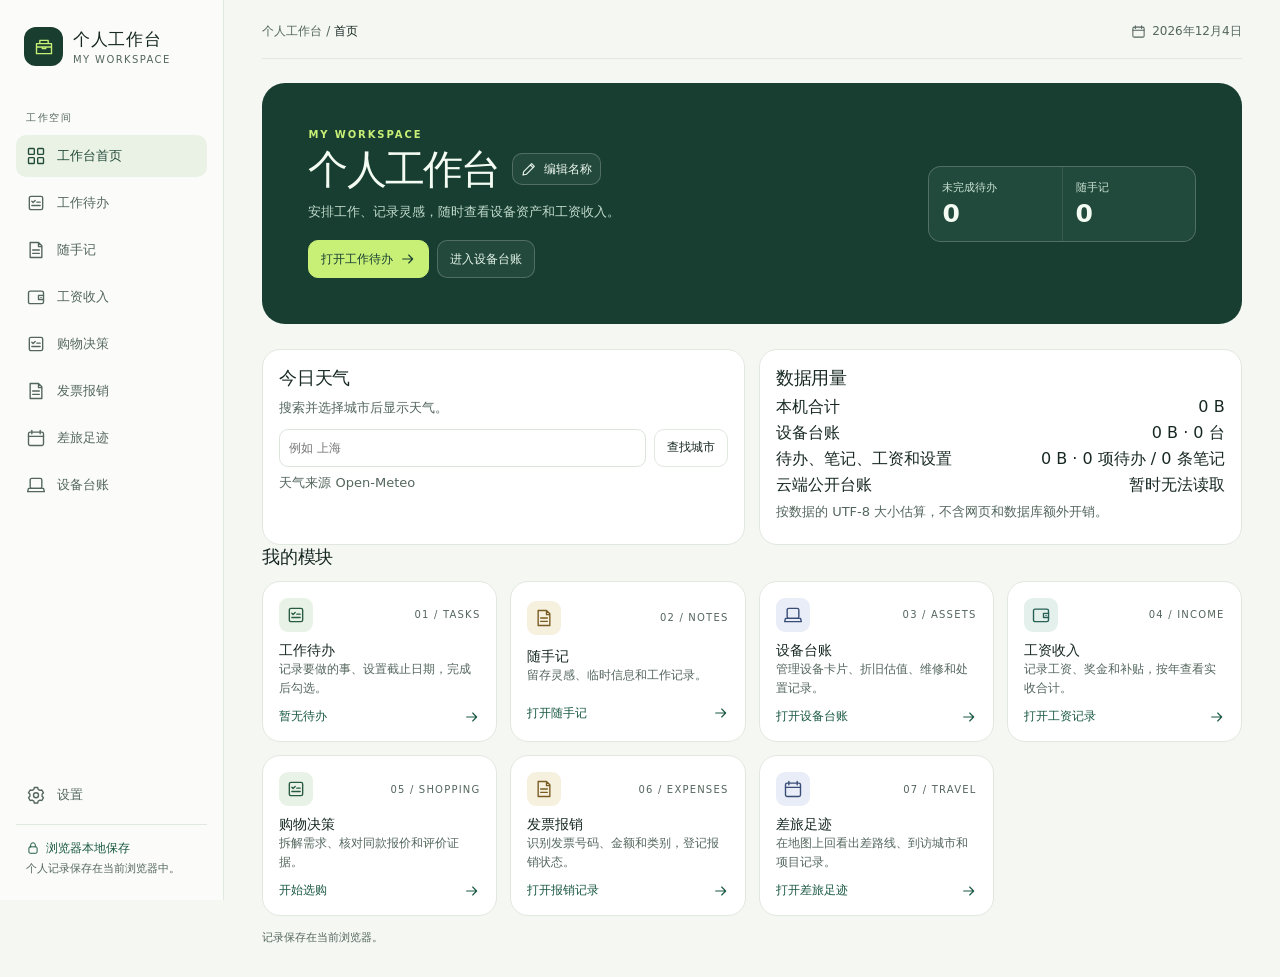
<file: index.html>
<!doctype html>
<html lang="zh-CN">
<head>
<meta charset="utf-8">
<meta name="viewport" content="width=device-width,initial-scale=1">
<meta name="theme-color" content="#f5f7f3">
<title>个人工作台</title>
<meta name="description" content="在同一个工作台管理待办、随手记和个人设备台账。">
<style>
:root{color-scheme:light;--ink:var(--theme-ink,#172822);--muted:var(--theme-muted,#54665e);--green:var(--theme-strong,#185841);--accent:var(--theme-accent,#c8ef76);--bg:var(--theme-surface,#f5f7f3);--line:var(--theme-line,#e1e8df);--white:#fff;--radius:18px;font-family:system-ui,-apple-system,BlinkMacSystemFont,"PingFang SC","Microsoft YaHei",sans-serif;color:var(--ink);background:var(--bg);font-synthesis:none}*{box-sizing:border-box}body{margin:0}button,input,select{font:inherit}button,select{cursor:pointer}button{color:inherit}button:focus-visible,input:focus-visible,select:focus-visible,a:focus-visible{outline:3px solid var(--theme-focus,#36785b);outline-offset:3px}[hidden]{display:none!important}svg{display:block}a{color:inherit;text-decoration:none}.ico{width:20px;height:20px;flex:none}.shell{min-height:100vh;display:grid;grid-template-columns:224px minmax(0,1fr)}.sidebar{background:var(--theme-sidebar,#fbfcf9);border-right:1px solid var(--line);padding:27px 16px 20px;display:flex;flex-direction:column;position:sticky;top:0;height:100dvh}.brand{display:flex;align-items:center;gap:10px;padding:0 8px;margin-bottom:45px}.brand-icon{width:39px;height:39px;display:grid;place-items:center;background:var(--theme-dark,#193e30);color:var(--accent);border-radius:12px}.brand b{display:block;font-size:17px;letter-spacing:.04em}.brand small{display:block;font-size:10px;letter-spacing:.14em;color:var(--muted);margin-top:3px}.side-label{font-size:10px;font-weight:750;color:var(--muted);letter-spacing:.17em;margin:0 10px 10px}.nav{display:grid;gap:5px}.nav a,.nav button{border:0;background:none;text-align:left;display:flex;align-items:center;gap:11px;padding:11px 10px;border-radius:10px;font-size:13px;font-weight:650;width:100%;color:var(--muted)}.nav a:hover,.nav button:hover,.nav .active{background:var(--theme-soft,#eaf2e6);color:var(--theme-strong,#234b39)}.side-note{margin-top:auto;padding:13px 10px 1px;border-top:1px solid var(--line);color:var(--muted);font-size:11px;line-height:1.8}.side-note strong{display:flex;align-items:center;gap:6px;color:var(--green);font-size:12px}.side-note .ico{width:14px;height:14px}.content{max-width:1500px;margin:0 auto;width:100%;padding:23px clamp(18px,3vw,46px) 32px;min-width:0}.topbar,.intro,.panel-top,.list-top,.filters,.row-actions,.legend,.modal-top,.modal-foot{display:flex;align-items:center;justify-content:space-between;gap:12px}.topbar{font-size:12px;color:var(--muted);padding:0 0 18px;border-bottom:1px solid var(--line)}.topbar b{color:var(--ink)}.today{display:flex;align-items:center;gap:6px}.today .ico{width:15px;height:15px}.intro{padding:25px 0 18px}.overline{font-size:10px;letter-spacing:.19em;font-weight:800;color:var(--green);margin-bottom:6px}h1,h2,h3,p{margin:0}h1{font-size:clamp(26px,3.3vw,40px);letter-spacing:-.045em;line-height:1.17}h2{font-size:18px;letter-spacing:-.02em}h3{font-size:14px}.sub{margin-top:8px;color:var(--muted);font-size:13px;line-height:1.65}.button{display:inline-flex;align-items:center;justify-content:center;gap:7px;min-height:38px;border:1px solid var(--line);border-radius:10px;background:#fff;padding:8px 12px;font-size:12px;font-weight:700;white-space:nowrap}.button:hover{background:var(--theme-soft,#eef4eb)}.button .ico{width:16px;height:16px}.primary{background:var(--theme-primary,#1c4837);color:#fff;border-color:var(--theme-primary,#1c4837)}.primary:hover{background:var(--theme-primary-hover,#28624c)}.demo{display:flex;justify-content:space-between;align-items:center;gap:10px;background:var(--theme-soft,#eaf2e5);border:1px solid var(--theme-line,#dfead9);padding:7px 11px 7px 13px;border-radius:11px;margin-bottom:15px;font-size:12px;color:var(--theme-strong,#38584a);line-height:1.55}.demo b{color:var(--theme-strong,#234b39)}.demo .button{min-height:30px;padding:4px 9px}.metrics{display:grid;grid-template-columns:repeat(4,minmax(0,1fr));gap:13px;margin-bottom:15px}.metric{background:#fff;border:1px solid var(--line);border-radius:15px;padding:13px 15px;min-width:0}.metric:first-child{background:var(--theme-soft,#e9f2e5);border-color:var(--theme-line,#dce9d8)}.metric-label{display:flex;align-items:center;justify-content:space-between;gap:5px;font-size:12px;color:var(--muted);font-weight:650}.metric-label span{display:grid;place-items:center;background:var(--theme-soft,#eef3ec);border-radius:8px;width:28px;height:28px;color:var(--theme-strong,#2c674e)}.metric:first-child .metric-label span{background:var(--theme-soft-strong,#d9ead4)}.metric .ico{width:16px;height:16px}.number{font-size:clamp(19px,2.65vw,33px);letter-spacing:-.055em;font-weight:760;font-variant-numeric:tabular-nums;margin-top:4px;overflow-wrap:anywhere}.caption{margin-top:4px;font-size:11px;color:var(--muted)}.analytics{display:grid;grid-template-columns:minmax(0,2.15fr) minmax(235px,1fr);gap:14px;margin-bottom:16px}.panel{background:#fff;border:1px solid var(--line);border-radius:var(--radius);min-width:0}.trend{background:var(--theme-dark,#173e31);color:var(--theme-on-dark,#f6fff6);padding:16px 17px 13px;overflow:hidden;border-color:var(--theme-dark,#173e31)}.trend .sub{color:var(--theme-muted-on-dark,#b8d2c4);font-size:11px;margin-top:4px}.seg{display:flex;gap:3px;background:#ffffff13;border-radius:8px;padding:3px;flex:none}.seg button{background:none;border:0;border-radius:6px;color:var(--theme-muted-on-dark,#d2e2d8);padding:5px 8px;font-size:11px;font-weight:650;white-space:nowrap}.seg button[aria-pressed=true]{background:var(--theme-accent,#c8ef76);color:var(--theme-dark,#20371f)}.trend :focus-visible{outline-color:var(--accent)}.chart{margin-top:8px;position:relative}.chart svg{width:100%;overflow:visible}.tip{position:absolute;z-index:1;top:5px;transform:translateX(-50%);pointer-events:none;background:var(--theme-faint,#f7fff2);color:var(--theme-dark,#173e31);padding:5px 8px;border-radius:7px;font-size:10px;white-space:nowrap;box-shadow:0 4px 14px #0003}.legend{justify-content:flex-start;gap:16px;font-size:10px;color:var(--theme-muted-on-dark,#c9ddd2);margin-top:4px}.legend span{display:flex;align-items:center;gap:5px}.legend i{width:16px;border-top:2px solid var(--accent)}.legend span:nth-child(2) i{border-top-style:dashed}.mix{padding:16px 15px 13px}.mix .sub{font-size:11px;margin-top:4px}.mix-body{display:flex;align-items:center;gap:14px;margin-top:16px}.donut{position:relative;display:grid;place-items:center;width:106px;aspect-ratio:1;flex:none;border-radius:50%;background:var(--theme-soft,#eaf0e8)}.donut:before{content:"";position:absolute;inset:13px;border-radius:50%;background:white}.donut div{z-index:1;text-align:center;line-height:1.22}.donut b{display:block;font-size:21px}.donut small{font-size:10px;color:var(--muted)}.mix-list{display:grid;gap:9px;flex:1;min-width:0;font-size:11px}.mix-item{display:grid;grid-template-columns:8px 1fr auto;gap:5px;align-items:center}.mix-item i{height:7px;border-radius:50%}.mix-item b{font-variant-numeric:tabular-nums;white-space:nowrap}.mix-note{color:var(--muted);font-size:11px;margin-top:13px;padding-top:10px;border-top:1px solid var(--line);line-height:1.5}.list{scroll-margin-top:12px}.list-top{padding:14px 15px 12px}.list-top .sub{font-size:11px;margin-top:4px}.filters{justify-content:flex-end;flex-wrap:wrap;gap:7px}.field,.filter{min-width:0;border:1px solid var(--theme-line,#dce5dc);border-radius:9px;background:#fff;padding:8px 9px;color:var(--ink);font-size:12px}.filter[type=search]{width:145px}.table-wrap{overflow:auto}table{width:100%;border-collapse:collapse;text-align:left;font-size:12px;white-space:nowrap}th{background:var(--theme-faint,#f5f8f4);color:var(--theme-muted,#53655d);font-size:11px;font-weight:650}th,td{padding:10px 12px;border-top:1px solid var(--theme-line,#edf1ec)}th:first-child,td:first-child{padding-left:15px}th:last-child,td:last-child{padding-right:15px}tbody tr:hover{background:var(--theme-faint,#fafcf9)}.device{display:flex;align-items:center;gap:9px}.device-icon{width:33px;height:33px;display:grid;place-items:center;flex:none;border-radius:9px;background:var(--theme-soft,#e9f2e6);color:var(--theme-strong,#38624f)}.device-icon .ico{width:17px;height:17px}.device button{border:0;padding:0;background:none;text-align:left;font-weight:750;white-space:normal;overflow-wrap:anywhere;max-width:240px}.device button:hover{text-decoration:underline}.device small,.minor{display:block;color:var(--muted);font-size:10px;margin-top:3px}.amount{font-weight:750;font-variant-numeric:tabular-nums}.progress{display:block;width:69px;background:var(--theme-soft,#edf2eb);border-radius:10px;height:4px;margin-top:5px;overflow:hidden}.progress i{display:block;height:100%;background:var(--theme-progress,#67977b)}.icon-button{border:0;border-radius:8px;background:transparent;display:grid;place-items:center;width:30px;height:30px;color:var(--green);flex:none}.icon-button:hover{background:var(--theme-soft,#eaf2e5)}.icon-button .ico{width:17px;height:17px}.empty{text-align:center;padding:28px 10px;color:var(--muted);line-height:1.8}.empty .button{margin-top:8px}.foot{margin-top:12px;font-size:11px;color:var(--muted);line-height:1.6}.foot button{background:none;border:0;padding:0;color:var(--green);text-decoration:underline;font-size:inherit}dialog{width:min(530px,calc(100% - 26px));max-height:calc(100dvh - 30px);overflow:auto;border:1px solid var(--line);border-radius:19px;padding:18px;color:var(--ink);box-shadow:0 20px 80px var(--theme-shadow,#10291b40)}dialog::backdrop{background:var(--theme-backdrop,#10291b77)}.modal-top{align-items:flex-start;margin-bottom:14px}.modal-top .icon-button{margin:-3px -3px 0 0}.form-grid{display:grid;grid-template-columns:1fr 1fr;gap:11px}.form-grid label{display:grid;gap:5px;font-size:12px;font-weight:650}.form-grid input,.form-grid select{width:100%}.wide{grid-column:1/-1}.modal-foot{margin-top:14px;justify-content:flex-end;flex-wrap:wrap}.danger{color:#9e332d;margin-right:auto}.notice{position:fixed;bottom:16px;right:16px;max-width:calc(100vw - 32px);border-radius:10px;background:var(--theme-dark,#173e31);color:white;padding:9px 12px;font-size:12px;z-index:5}.guide{font-size:13px;line-height:1.75;color:var(--muted)}.guide p+p{margin-top:9px}.guide strong{color:var(--ink)}.details{display:grid;grid-template-columns:repeat(3,1fr);gap:7px;margin:12px 0}.details div{background:var(--theme-soft,#f0f5ee);border-radius:10px;padding:8px;font-size:11px;color:var(--muted);overflow-wrap:anywhere}.details b{display:block;font-size:16px;color:var(--ink);margin-top:3px}.detail-chart{margin-top:12px}.detail-note{overflow-wrap:anywhere}
@media(max-width:1150px){.shell{grid-template-columns:177px minmax(0,1fr)}.sidebar{padding-inline:12px}.mix-body{gap:10px}.donut{width:86px}.donut:before{inset:11px}}
@media(max-width:900px){.shell{grid-template-columns:1fr}.sidebar{position:static;height:auto;flex-direction:row;align-items:center;justify-content:space-between;border-right:0;border-bottom:1px solid var(--line);padding:9px 15px;gap:8px}.brand{margin:0;padding:0}.brand-icon{width:33px;height:33px}.brand b{font-size:14px}.brand small,.side-label,.side-note{display:none}.nav{display:flex;gap:2px}.nav a,.nav button{padding:7px;font-size:11px;gap:4px}.nav .ico{width:14px;height:14px}.content{padding-top:14px}}
@media(max-width:660px){.topbar{padding-bottom:10px}.intro{padding:16px 0 12px;align-items:flex-end}.intro .sub{font-size:11px}.intro .button{padding:6px 8px;min-height:33px}.metrics{grid-template-columns:1fr 1fr;gap:8px}.metric{padding:9px 11px}.analytics{grid-template-columns:1fr;gap:9px}.mix-body{max-width:410px}.list-top{align-items:flex-start;flex-direction:column}.filters{justify-content:flex-start}.filter[type=search]{width:126px}.nav .ico{display:none}.trend{padding-inline:11px}.seg button{padding-inline:6px}.demo{font-size:11px}.demo .button{font-size:11px}}
@media(prefers-reduced-motion:no-preference){html{scroll-behavior:smooth}}
.asset-number{font-family:ui-monospace,monospace;letter-spacing:.035em}.status{display:inline-block;border-radius:999px;padding:2px 7px;background:var(--theme-soft,#eaf2e6);color:var(--theme-strong,#24583f);font-size:11px;font-weight:650;white-space:nowrap}.status.disposed{background:#f3eee5;color:#665237}.form-hint{font-weight:400;color:var(--muted);font-size:11px;line-height:1.5}

.section-title{font-size:12px;font-weight:800;color:var(--green);padding:9px 0 3px;border-top:1px solid var(--line);margin-top:3px}.cost-preview{display:flex;justify-content:space-between;gap:10px;align-items:center;background:var(--theme-soft,#eaf2e6);padding:9px 11px;border-radius:9px;font-size:12px;color:var(--green)}.cost-preview strong{font-size:16px}.editor-wide{width:min(650px,calc(100% - 26px))}.ledger-tools{display:flex;justify-content:space-between;align-items:center;flex-wrap:wrap;gap:9px;padding:0 15px 12px}.export-actions{display:flex;gap:6px;flex-wrap:wrap}.list .table-wrap{border-radius:0 0 var(--radius) var(--radius)}.list td{vertical-align:top}.list td:first-child,.list th:first-child{position:sticky;left:0;z-index:1;background:#fff;box-shadow:1px 0 0 var(--theme-line,#edf1ec)}.list th:first-child{background:var(--theme-faint,#f5f8f4)}.price-summary{min-width:106px}.card-section{margin-top:14px;padding-top:12px;border-top:1px solid var(--line)}.card-section h3{margin-bottom:8px}.card-fields{display:grid;grid-template-columns:repeat(2,minmax(0,1fr));gap:7px 12px;margin:0}.card-fields div{display:grid;gap:3px}.card-fields dt{font-size:11px;color:var(--muted)}.card-fields dd{margin:0;font-size:13px;overflow-wrap:anywhere}.card-link{border:0;background:none;padding:0;text-align:left;color:var(--green);text-decoration:underline;font-size:inherit}.print-report{display:none}
@media(max-width:660px){.ledger-tools .filters{width:100%}.ledger-tools .filter[type=search]{width:min(165px,100%)}.list .device button{max-width:135px}.list .device-icon{display:none}}
@media print{@page{size:A4 landscape;margin:11mm}body{background:white;color:black}body.printing>*{display:none!important}body.printing>.print-report{display:block!important}.print-report h1{font-size:19pt}.print-report p{font-size:9pt;margin:5px 0 12px}.print-report table{font-size:8.5pt;white-space:normal;table-layout:fixed}.print-report thead{display:table-header-group}.print-report tr{break-inside:avoid}.print-report td,.print-report th{vertical-align:top;border:1px solid #bbb;padding:5px!important;overflow-wrap:anywhere}.print-report th{color:#111;background:#f1f3ef;print-color-adjust:exact}.print-report small{display:block;font-size:7.6pt;line-height:1.5;color:#333}.print-report strong{display:block}}
.status.maintenance{background:#fff0db;color:#754713}.status.paused{background:#e8edf7;color:#384d76}.card-actions{display:flex;flex-wrap:wrap;gap:6px;margin-bottom:13px}.card-actions .button{min-height:33px}.activity-list{padding:0;list-style:none;margin:0;display:grid;gap:6px}.activity-list li{padding:8px 10px;background:var(--theme-faint,#f5f8f4);border-radius:8px;font-size:12px;line-height:1.6;overflow-wrap:anywhere}.activity-list small{display:block;color:var(--muted);font-size:11px}.activity-list p{margin-top:2px}.row-actions{justify-content:flex-start;gap:5px}.row-manage{min-height:30px;padding:4px 8px}
#editor:has(#editorBack:not([hidden])) .modal-foot,#activity .modal-foot{position:sticky;bottom:0;z-index:2;background:var(--white);padding:9px 0 2px;box-shadow:0 -7px 12px var(--white)}
.forecast-summary{display:flex;justify-content:space-between;align-items:baseline;flex-wrap:wrap;gap:4px 12px;margin:3px 0 10px;padding:7px 9px;border-radius:8px;background:#ffffff13;color:var(--theme-muted-on-dark,#d7e9dd);font-size:11px}.forecast-summary strong{color:var(--theme-highlight,#e1ffaf);font-size:13px}.forecast-label{fill:var(--theme-highlight,#e1ffaf);font-size:11px;font-weight:750;paint-order:stroke;stroke:var(--theme-dark,#173e31);stroke-width:3px;stroke-linejoin:round}.donut div{width:calc(100% - 26px)}.donut b{font-size:16px;line-height:1.05;letter-spacing:-.045em;font-variant-numeric:tabular-nums;overflow-wrap:anywhere}.donut small{font-size:9px}.mix-rounding{display:block;margin-top:3px}
@media(max-width:1150px){.donut div{width:calc(100% - 22px)}.donut b{font-size:13px}}
.nav-group{display:grid;gap:3px;margin-left:13px;padding-left:6px;border-left:1px solid var(--line)}
.nav-group a,.nav-group button{padding-block:8px;font-size:12px}
.workspace-hero{display:grid;grid-template-columns:minmax(0,1.45fr) minmax(185px,.65fr);align-items:center;gap:24px;margin:24px 0 25px;padding:clamp(21px,4vw,46px);border-radius:23px;background:var(--theme-dark,#173e31);color:var(--theme-on-dark,#f3fbf3)}
.workspace-hero .overline{color:var(--accent)}.workspace-hero .sub{color:var(--theme-muted-on-dark,#c0d9cb);max-width:410px}
.hero-actions{display:flex;flex-wrap:wrap;gap:8px;margin-top:18px}.hero-actions .primary{color:var(--theme-dark,#173e31);background:var(--accent);border-color:var(--accent)}
.hero-actions .primary:hover{background:var(--theme-highlight,#dafa9c)}.hero-actions .hero-secondary{color:var(--theme-on-dark,#e4f5e9);background:#ffffff0e;border-color:#ffffff35}
.hero-stats{display:grid;grid-template-columns:1fr 1fr;gap:1px;overflow:hidden;border-radius:13px;background:#ffffff24;border:1px solid #ffffff24}
.hero-stats a{display:grid;gap:4px;align-content:center;padding:13px;background:var(--theme-dark-card,#214a3c);color:var(--theme-muted-on-dark,#cae3d5);font-size:11px}
.hero-stats a:hover{background:var(--theme-dark-card-hover,#2b5847)}.hero-stats strong{font-size:25px;color:var(--theme-on-dark,#f3fbf3)}
.workspace-section{margin-bottom:12px}.workspace-grid{display:grid;grid-template-columns:repeat(3,minmax(0,1fr));gap:13px}
.module-card{display:grid;gap:10px;padding:16px;min-height:157px;transition:border-color .15s,background .15s}
.module-card:hover{border-color:var(--theme-edge,#9ab6a5);background:var(--theme-faint,#fcfefb)}.module-card p{color:var(--muted);font-size:12px;line-height:1.6}
.module-top,.module-foot,.work-tools,.work-row{display:flex;align-items:center;justify-content:space-between;gap:9px}
.module-icon{display:grid;place-items:center;width:34px;height:34px;border-radius:9px;background:var(--theme-soft,#e9f2e6);color:var(--theme-strong,#295a44)}
.module-icon.notes-icon{background:#f6f0df;color:#795c23}.module-icon.ledger-icon{background:#e8edf7;color:#384d76}
.module-foot{color:var(--green);font-size:12px;font-weight:700}.module-foot .ico{width:16px;height:16px}
.module-code{font-size:10px;color:var(--muted);letter-spacing:.12em}.workspace-foot{margin-top:14px;color:var(--muted);font-size:11px}
.work-tools{padding:12px 15px;border-bottom:1px solid var(--line);flex-wrap:wrap}.work-tools .sub{margin:0}
.work-list{list-style:none;padding:0;margin:0}.work-row{padding:11px 15px}.work-row+.work-row{border-top:1px solid var(--line)}
.work-row label{display:flex;align-items:flex-start;gap:9px;min-width:0;cursor:pointer}.work-row input{accent-color:var(--green);width:16px;height:16px;flex:none}
.work-row strong,.note-card h3{overflow-wrap:anywhere}.work-row strong{font-size:13px}
.work-row:has(input:checked) strong{color:var(--muted);text-decoration:line-through}
.due-late{color:#9e332d}.work-notes{display:grid;grid-template-columns:repeat(auto-fit,minmax(min(100%,220px),1fr));gap:11px}
.note-card{padding:14px;text-align:left;cursor:pointer;color:inherit}.note-card:hover{border-color:var(--theme-edge,#9ab6a5)}
.note-card p{white-space:pre-wrap;overflow-wrap:anywhere;display:-webkit-box;-webkit-line-clamp:4;-webkit-box-orient:vertical;overflow:hidden;color:var(--muted);font-size:12px;margin:6px 0}
.workspace-form textarea{font:inherit;min-height:145px;resize:vertical}
@media(max-width:900px){.sidebar{flex-wrap:wrap}.sidebar .nav{flex-wrap:wrap}.nav-group{display:flex;flex-wrap:wrap;margin-left:2px}.nav-group a,.nav-group button{width:auto;font-size:11px}.sidebar .nav>a,.sidebar .nav>button{width:auto}}
@media(max-width:660px){.sidebar .nav{width:100%}.nav-group{width:100%;margin-top:2px}.workspace-hero{grid-template-columns:1fr;gap:16px;margin:14px 0 18px}.workspace-grid{grid-template-columns:1fr;gap:8px}.module-card{min-height:0;padding:13px}.hero-stats a{padding:9px 12px}.hero-stats strong{font-size:20px}}
.hero-heading{display:flex;align-items:center;flex-wrap:wrap;gap:8px 13px}
.hero-heading h1,.workspace-hero .overline,.brand b,.topbar>span:first-child{overflow-wrap:anywhere}
.hero-heading h1{min-width:0}.hero-rename{color:var(--theme-on-dark,#edf8ef);background:#ffffff0e;border-color:#ffffff35;min-height:32px;padding:5px 8px}.hero-rename:hover{background:#ffffff22}
.workspace-grid{grid-template-columns:repeat(4,minmax(0,1fr))}.module-icon.salary-icon{background:var(--theme-soft,#e4f0eb);color:var(--theme-strong,#265f54)}
.salary-metrics{grid-template-columns:repeat(3,minmax(0,1fr))}.salary-list .table-wrap{overflow-x:auto}
.salary-trend{margin-bottom:14px;padding:16px}.salary-trend-head{display:flex;justify-content:space-between;align-items:flex-start;gap:12px}
.salary-trend h2{margin:0}.salary-trend .sub{margin:4px 0 0}.salary-trend-scroll{overflow-x:auto}
.salary-trend svg{display:block;width:100%;min-width:570px;margin-top:12px;font:12px system-ui,sans-serif;color:var(--muted)}
.salary-trend-legend{display:flex;flex-wrap:wrap;gap:14px;margin:8px 0;font-size:12px;color:var(--muted)}
.salary-trend-legend i{display:inline-block;width:14px;margin-right:5px;vertical-align:middle;border-top:3px solid var(--theme-primary,#205e46)}
.salary-trend-legend i.housing{border-color:#a65820;border-top-style:dashed}.salary-trend details{margin-top:10px;font-size:13px}.salary-trend summary{cursor:pointer}
.salary-trend .table-wrap{margin-top:8px}
.salary-list .salary-source{max-width:200px;white-space:normal;overflow-wrap:anywhere}
.salary-table-note{display:block;max-width:215px;white-space:normal;overflow-wrap:anywhere}
@media(max-width:1120px){.workspace-grid{grid-template-columns:repeat(2,minmax(0,1fr))}}
@media(max-width:660px){.workspace-grid{grid-template-columns:1fr}.salary-metrics{grid-template-columns:repeat(2,minmax(0,1fr))}}

:root[data-custom-theme] {
  --theme-ink: color-mix(in srgb, var(--theme-seed) 15%, #12181f);
  --theme-muted: color-mix(in srgb, var(--theme-seed) 16%, #50565d);
  --theme-strong: color-mix(in srgb, var(--theme-seed) 31%, #172329);
  --theme-accent: color-mix(in srgb, var(--theme-seed) 45%, white);
  --theme-surface: color-mix(in srgb, var(--theme-seed) 6%, #fafbfc);
  --theme-sidebar: color-mix(in srgb, var(--theme-seed) 3%, white);
  --theme-line: color-mix(in srgb, var(--theme-seed) 16%, #e6e9ed);
  --theme-focus: color-mix(in srgb, var(--theme-seed) 40%, #3a424d);
  --theme-dark: color-mix(in srgb, var(--theme-seed) 25%, #111820);
  --theme-primary: color-mix(in srgb, var(--theme-seed) 29%, #182029);
  --theme-primary-hover: color-mix(in srgb, var(--theme-seed) 36%, #20262d);
  --theme-soft: color-mix(in srgb, var(--theme-seed) 12%, #f7f8fa);
  --theme-soft-strong: color-mix(in srgb, var(--theme-seed) 22%, #f5f7fa);
  --theme-faint: color-mix(in srgb, var(--theme-seed) 5%, #fafbfc);
  --theme-progress: color-mix(in srgb, var(--theme-seed) 60%, #74828e);
  --theme-edge: color-mix(in srgb, var(--theme-seed) 38%, #c2cad2);
  --theme-on-dark: color-mix(in srgb, var(--theme-seed) 4%, white);
  --theme-muted-on-dark: color-mix(in srgb, var(--theme-seed) 14%, #f0f4f8);
  --theme-highlight: color-mix(in srgb, var(--theme-accent) 70%, white);
  --theme-dark-card: color-mix(in srgb, var(--theme-dark) 90%, white);
  --theme-dark-card-hover: color-mix(in srgb, var(--theme-dark) 85%, white);
  --theme-shadow: color-mix(in srgb, var(--theme-dark) 25%, transparent);
  --theme-backdrop: color-mix(in srgb, var(--theme-dark) 47%, transparent);
}
.workspace-hero :focus-visible { outline-color:var(--accent) }
.theme-preview {display:grid;gap:6px;padding:12px;border:1px solid var(--line);border-radius:12px;background:var(--bg);margin:12px 0}
.theme-preview-banner {padding:9px 10px;border-radius:8px;background:var(--theme-dark,#173e31);color:var(--theme-on-dark,#f6fff6);font-size:12px;font-weight:700}
.theme-preview-accent {display:inline-block;padding:4px 7px;margin-left:6px;border-radius:6px;background:var(--accent);color:var(--theme-dark,#173e31);font-size:11px}
.theme-presets {display:grid;grid-template-columns:repeat(3,minmax(0,1fr));gap:7px}
.theme-preset {justify-content:flex-start;min-width:0;padding-inline:8px}
.theme-preset[aria-pressed=true] {border-color:var(--green);background:var(--theme-soft,#eaf2e6);color:var(--green)}
.theme-swatch {width:15px;height:15px;flex:none;border:1px solid #0003;border-radius:50%;background:var(--swatch)}
.theme-custom {display:flex;align-items:center;justify-content:space-between;gap:9px;margin-top:12px;font-size:12px;color:var(--muted)}
.theme-custom label {display:flex;align-items:center;gap:8px;color:var(--ink);font-weight:650}
.theme-custom input {width:44px;height:32px;padding:2px;border:1px solid var(--line);border-radius:7px;background:var(--white);cursor:pointer}
.theme-custom output {font-family:ui-monospace,monospace}
@media(max-width:390px){.theme-presets{grid-template-columns:repeat(2,minmax(0,1fr))}}
.salary-gate{width:min(100%,470px);padding:clamp(15px,3vw,24px);margin:0 auto 18px}
.salary-gate .module-icon{margin-bottom:10px}.salary-gate .form-grid{margin-top:14px}
.salary-gate .button{margin-top:12px}.salary-gate .guide{font-size:11px;margin-top:12px}
.salary-error{font-size:12px;color:#9e332d;margin-top:9px;min-height:0}
.salary-error:empty{display:none}.salary-actions{display:flex;flex-wrap:wrap;justify-content:flex-end;gap:7px}
.sidebar-settings{margin-top:auto;padding-top:12px;flex:none}.sidebar .side-note{margin-top:8px}
.settings-card{max-width:720px;padding:16px}.settings-card h2{margin-bottom:12px}
.settings-row,.settings-label,.settings-controls{display:flex;align-items:center;gap:10px}
.settings-row{justify-content:space-between;flex-wrap:wrap;padding-top:12px;border-top:1px solid var(--line)}
.settings-label .sub{margin-top:3px;font-size:12px}.settings-controls{flex-wrap:wrap}
.settings-theme{display:inline-flex;align-items:center;gap:6px;color:var(--muted);font-size:12px}
.settings-card+.settings-card{margin-top:13px}.settings-status{margin-top:9px;font-size:12px;color:var(--muted)}.settings-status:empty{display:none}
@media(max-width:900px){.sidebar .sidebar-settings{margin:0;padding:0;width:auto}}

html[data-view="public"] .owner-only{display:none!important}
html[data-view="public"] .sidebar .nav-group{display:grid;gap:6px}
#publicLedgerBanner{margin:0 0 14px;padding:12px 16px}
.home-info{display:grid;grid-template-columns:repeat(2,minmax(0,1fr));gap:14px;margin-top:16px}
.home-info .panel{padding:16px}.home-info h2{margin:0 0 7px}.home-info .sub{margin:5px 0}
.home-info form{display:flex;gap:8px;flex-wrap:wrap;margin-top:10px}.home-info input{flex:1;min-width:120px}
.home-info select{width:100%;margin-top:8px}.home-storage{margin:0;display:grid;gap:5px}
.home-storage div{display:flex;justify-content:space-between;gap:12px}.home-storage dd{margin:0;text-align:right}
@media(max-width:660px){.home-info{grid-template-columns:1fr}}
</style>
</head>
<body>
<div class="shell">
<aside class="sidebar">
  <a class="brand" href="#home"><span class="brand-icon" data-icon="brand"></span><span><b id="workspaceBrand">个人工作台</b><small>MY WORKSPACE</small></span></a>
  <div class="side-label">工作空间</div>
  <nav class="nav" aria-label="主导航">
    <a class="owner-only" href="#home" data-nav="home"><span data-icon="grid"></span>工作台首页</a>
    <a class="owner-only" href="#tasks" data-nav="tasks"><span data-icon="checklist"></span>工作待办</a>
    <a class="owner-only" href="#notes" data-nav="notes"><span data-icon="note"></span>随手记</a>
    <a class="owner-only" href="#salary" data-nav="salary"><span data-icon="wallet"></span>工资收入</a>
    <a class="owner-only" href="./shopping.html"><span data-icon="checklist"></span>购物决策</a>
    <a class="owner-only" href="./reimbursement.html"><span data-icon="note"></span>发票报销</a>
    <a class="owner-only" href="./travel.html"><span data-icon="calendar"></span>差旅足迹</a>
    <a href="#overview" id="ledgerNavLink"><span data-icon="laptop"></span>设备台账</a>
    <div id="ledgerNav" class="nav-group" hidden>
      <a href="#overview" data-nav="overview">资产总览</a>
      <a href="#devices" data-nav="devices">设备清单</a>
      <button class="owner-only" id="backupButton" type="button">设备数据备份</button>
    </div>
  </nav>
  <nav class="nav sidebar-settings owner-only" aria-label="工作台设置">
    <a href="#settings" data-nav="settings"><span data-icon="settings"></span>设置</a>
  </nav>
  <div class="side-note owner-only"><strong><span data-icon="lock"></span>浏览器本地保存</strong>个人记录保存在当前浏览器中。</div>
</aside>
<main class="content">
  <div class="topbar"><span><span id="workspaceBreadcrumb">个人工作台</span> <span aria-hidden="true"> / </span> <b id="breadcrumb">首页</b></span><span class="today"><span data-icon="calendar"></span><span id="today"></span></span></div>
  <section id="homePage" hidden>
    <header class="workspace-hero">
      <div><div class="overline" id="workspaceEyebrow">MY WORKSPACE</div><div class="hero-heading"><h1 id="workspaceHeading">个人工作台</h1><button type="button" class="button hero-rename" id="renameWorkspace"><span data-icon="edit"></span>编辑名称</button></div><p class="sub">安排工作、记录灵感，随时查看设备资产和工资收入。</p>
        <div class="hero-actions"><a class="button primary" href="#tasks">打开工作待办 <span data-icon="arrow"></span></a><a class="button hero-secondary" href="#overview">进入设备台账</a></div>
      </div>
      <div class="hero-stats"><a href="#tasks"><span>未完成待办</span><strong id="homeTaskCount">0</strong></a><a href="#notes"><span>随手记</span><strong id="homeNoteCount">0</strong></a></div>
    </header>
    <div class="home-info" aria-label="首页信息">
      <section class="panel" aria-labelledby="homeWeatherTitle">
        <h2 id="homeWeatherTitle">今日天气</h2>
        <p id="homeWeatherStatus" class="sub" role="status">搜索并选择城市后显示天气。</p>
        <form id="homeWeatherForm">
          <input id="homeWeatherCity" class="field" type="search" maxlength="60" placeholder="例如 上海" aria-label="搜索天气城市" required>
          <button class="button" type="submit">查找城市</button>
        </form>
        <select id="homeWeatherResults" class="field" aria-label="选择天气城市" hidden></select>
        <p class="sub"><a href="https://open-meteo.com/" target="_blank" rel="noopener">天气来源 Open-Meteo</a></p>
      </section>
      <section class="panel" aria-labelledby="homeStorageTitle">
        <h2 id="homeStorageTitle">数据用量</h2>
        <dl class="home-storage">
          <div><dt>本机合计</dt><dd id="homeStorageTotal">—</dd></div>
          <div><dt>设备台账</dt><dd id="homeStorageAssets">—</dd></div>
          <div><dt>待办、笔记、工资和设置</dt><dd id="homeStorageWorkspace">—</dd></div>
          <div><dt>云端公开台账</dt><dd id="homeStorageCloud">—</dd></div>
        </dl>
        <p class="sub">按数据的 UTF-8 大小估算，不含网页和数据库额外开销。</p>
      </section>
    </div>
    <h2 class="workspace-section">我的模块</h2>
    <div class="workspace-grid">
      <a class="panel module-card" href="#tasks"><div class="module-top"><span class="module-icon" data-icon="checklist"></span><span class="module-code">01 / TASKS</span></div><div><h3>工作待办</h3><p>记录要做的事、设置截止日期，完成后勾选。</p></div><div class="module-foot"><span id="homeTaskStatus">暂无待办</span><span data-icon="arrow"></span></div></a>
      <a class="panel module-card" href="#notes"><div class="module-top"><span class="module-icon notes-icon" data-icon="note"></span><span class="module-code">02 / NOTES</span></div><div><h3>随手记</h3><p>留存灵感、临时信息和工作记录。</p></div><div class="module-foot"><span>打开随手记</span><span data-icon="arrow"></span></div></a>
      <a class="panel module-card" href="#overview"><div class="module-top"><span class="module-icon ledger-icon" data-icon="laptop"></span><span class="module-code">03 / ASSETS</span></div><div><h3>设备台账</h3><p>管理设备卡片、折旧估值、维修和处置记录。</p></div><div class="module-foot"><span id="homeLedgerStatus">打开设备台账</span><span data-icon="arrow"></span></div></a>
      <a class="panel module-card" href="#salary"><div class="module-top"><span class="module-icon salary-icon" data-icon="wallet"></span><span class="module-code">04 / INCOME</span></div><div><h3>工资收入</h3><p>记录工资、奖金和补贴，按年查看实收合计。</p></div><div class="module-foot"><span>打开工资记录</span><span data-icon="arrow"></span></div></a>
      <a class="panel module-card" href="./shopping.html"><div class="module-top"><span class="module-icon" data-icon="checklist"></span><span class="module-code">05 / SHOPPING</span></div><div><h3>购物决策</h3><p>拆解需求、核对同款报价和评价证据。</p></div><div class="module-foot"><span>开始选购</span><span data-icon="arrow"></span></div></a>
      <a class="panel module-card" href="./reimbursement.html"><div class="module-top"><span class="module-icon notes-icon" data-icon="note"></span><span class="module-code">06 / EXPENSES</span></div><div><h3>发票报销</h3><p>识别发票号码、金额和类别，登记报销状态。</p></div><div class="module-foot"><span>打开报销记录</span><span data-icon="arrow"></span></div></a>
      <a class="panel module-card" href="./travel.html"><div class="module-top"><span class="module-icon ledger-icon" data-icon="calendar"></span><span class="module-code">07 / TRAVEL</span></div><div><h3>差旅足迹</h3><p>在地图上回看出差路线、到访城市和项目记录。</p></div><div class="module-foot"><span>打开差旅足迹</span><span data-icon="arrow"></span></div></a>
    </div>
    <p class="workspace-foot">记录保存在当前浏览器。</p>
  </section>
  <section id="tasksPage" hidden>
    <header class="intro"><div><div class="overline">TASKS</div><h1>工作待办</h1><p class="sub">把要做的事记下来，按截止日期安排。</p></div><button id="addTask" class="button primary"><span data-icon="plus"></span>添加待办</button></header>
    <div class="panel"><div class="work-tools"><p class="sub" id="taskCaption"></p><select id="taskFilter" class="filter" aria-label="筛选待办"><option value="open">未完成</option><option value="all">全部待办</option><option value="done">已完成</option></select></div><ul class="work-list" id="taskRows"></ul></div>
  </section>
  <section id="notesPage" hidden>
    <header class="intro"><div><div class="overline">NOTES</div><h1>随手记</h1><p class="sub">随时记录灵感和工作信息，点击笔记可以继续编辑。</p></div><button id="addNote" class="button primary"><span data-icon="plus"></span>新建笔记</button></header>
    <div class="work-notes" id="noteRows"></div>
  </section>
  <section id="settingsPage" hidden>
    <header class="intro"><div><div class="overline">SETTINGS</div><h1>设置</h1><p class="sub">管理工作台外观与本机备份。</p></div></header>
    <section class="panel settings-card" aria-labelledby="appearanceTitle">
      <h2 id="appearanceTitle">外观</h2>
      <div class="settings-row">
        <div class="settings-label"><span class="module-icon" data-icon="palette"></span><div><h3>主题颜色</h3><p class="sub">选择预设或自选颜色，应用到整个工作台。</p></div></div>
        <div class="settings-controls"><span class="settings-theme"><span class="theme-swatch" id="settingsThemeSwatch" aria-hidden="true"></span><span id="settingsThemeName"></span></span><button id="themeButton" class="button" type="button">更改主题颜色</button></div>
      </div>
    </section>
    <section class="panel settings-card" aria-labelledby="publicLedgerTitle">
      <h2 id="publicLedgerTitle">公开设备台账</h2>
      <p class="sub">公开页展示整个设备台账，包括设备备注、购入明细、维修费用和处置成交价。访客无需登录。</p>
      <form id="publicLedgerSignIn" class="settings-controls" method="post" hidden>
        <label>邮箱 <input class="field" type="email" id="publishEmail" autocomplete="username" required></label>
        <label>密码 <input class="field" type="password" id="publishPassword" autocomplete="current-password" required></label>
        <button class="button primary" type="submit">登录发布</button>
      </form>
      <div class="settings-controls">
        <button class="button primary" id="publishLedger" type="button" hidden>发布当前台账</button>
        <button class="button" id="publishSignOut" type="button" hidden>退出发布</button>
        <a class="button" href="./?view=public" target="_blank" rel="noopener">打开公开页</a>
      </div>
      <p class="settings-status" id="publishLedgerStatus" role="status">公开发布服务尚未连接。</p>
    </section>
    <section class="panel settings-card" aria-labelledby="fullBackupTitle">
      <h2 id="fullBackupTitle">全量备份与恢复</h2>
      <div class="settings-row">
        <div class="settings-label"><span class="module-icon" data-icon="archive"></span><div><h3>工作台数据</h3><p class="sub">备份包含设备、待办、笔记、设置和已加密的工资记录。</p></div></div>
        <div class="settings-controls"><button id="exportFullBackup" class="button primary" type="button">下载完整备份</button><button id="importFullBackup" class="button" type="button">从备份恢复</button><input id="fullBackupFile" type="file" accept=".json,application/json" hidden></div>
      </div>
      <p class="sub">记录仅保存在当前浏览器。换设备或换网址时，请先下载完整备份，再在新地址恢复。恢复会替换当前记录，工资仍需原密码解锁。</p>
      <p id="fullBackupStatus" class="settings-status" role="status"></p>
    </section>
  </section>
  <section id="salaryPage" hidden>
    <header class="intro"><div><div class="overline">SALARY INCOME</div><h1>工资收入</h1><p class="sub">按工资归属月份统计，金额单位为人民币。</p></div><div id="salaryActions" class="salary-actions" hidden><button id="lockSalary" class="button" type="button"><span data-icon="lock"></span>锁定</button><button id="addSalary" class="button primary" type="button"><span data-icon="plus"></span>登记收入</button></div></header>
    <section class="panel salary-gate" id="salaryGate" aria-labelledby="salaryGateTitle">
      <span class="module-icon salary-icon" data-icon="lock"></span>
      <h2 id="salaryGateTitle">解锁工资收入</h2><p class="sub" id="salaryGateHint"></p>
      <form id="salaryUnlockForm">
        <div class="form-grid">
          <label class="wide">密码<input class="field" type="password" id="salaryPassword" maxlength="128" required autocomplete="current-password"></label>
          <label class="wide" id="salaryConfirmField" hidden>确认密码<input class="field" type="password" id="salaryConfirmPassword" maxlength="128" autocomplete="new-password"></label>
        </div>
        <p id="salaryGateError" class="salary-error" role="alert"></p>
        <button id="salaryUnlock" class="button primary">解锁</button>
      </form>
      <p class="guide">工资记录加密保存在当前浏览器。忘记密码后无法恢复加密记录。</p>
    </section>
    <div id="salaryContent" hidden>
    <div id="salaryMetrics" class="metrics salary-metrics" aria-label="工资汇总"></div>
    <section class="panel salary-trend" aria-labelledby="salaryTrendTitle">
      <div class="salary-trend-head">
        <div><h2 id="salaryTrendTitle">收入趋势</h2><p class="sub" id="salaryTrendCaption"></p></div>
        <select id="salaryYear" class="filter" aria-label="按工资归属年份筛选"></select>
      </div>
      <div id="salaryTrend"></div>
    </section>
    <section class="panel list salary-list" aria-labelledby="salaryListTitle">
      <div class="list-top"><div><h2 id="salaryListTitle">到账记录</h2><p class="sub" id="salaryCaption"></p></div></div>
      <div class="table-wrap" tabindex="0" aria-label="工资记录表格，可横向滚动"><table><thead><tr><th scope="col">工资月份</th><th scope="col">到账日期</th><th scope="col">类型</th><th scope="col">来源</th><th scope="col">税前金额</th><th scope="col">实收金额</th><th scope="col">公积金收入</th><th scope="col">备注</th><th scope="col">操作</th></tr></thead><tbody id="salaryRows"></tbody></table></div>
    </section>
    </div>
  </section>
  <div id="ledgerPage" hidden>
  <div class="panel sub" id="publicLedgerBanner" hidden><span id="publicLedgerLoad" role="status">正在读取公开台账…</span> <a id="legacyPublicLedger" class="button" href="./ledger.html?summary=1" hidden>查看上次发布的摘要</a></div>
  <header class="intro"><div><div class="overline" id="pageEyebrow">PERSONAL ASSETS</div><h1 id="pageTitle">我的设备资产</h1><p class="sub" id="pageDescription">追踪设备用了多久，以及价值如何随时间变化。</p></div><button id="add" class="button primary owner-only"><span data-icon="plus"></span>添加设备</button></header>
  <div class="demo" id="demo"><span><b>示例模式</b> · 当前展示 5 台示例设备，方便预览折旧效果。</span><button class="button" id="start">使用我的账本 <span data-icon="arrow"></span></button></div>
  <div id="overviewPage"><div class="metrics" id="metrics" aria-label="资产指标"></div>
  <section class="analytics" aria-label="资产分析">
    <article class="panel trend">
      <div class="panel-top"><div><h2>资产价值趋势</h2><p class="sub">各日期仍持有的设备合计估算余值</p></div><div class="seg" id="ranges" aria-label="趋势范围"><button data-range="6" aria-pressed="true">近 6 月</button><button data-range="12" aria-pressed="false">近 1 年</button><button data-range="next" aria-pressed="false">未来 1 年</button></div></div>
      <div class="chart" id="chart"></div><div class="forecast-summary" id="forecastSummary" hidden><strong id="forecastChange"></strong><span>按当前持有设备估算 · 金额取整至元</span></div><div class="legend"><span><i></i>历史估算</span><span><i></i>未来预测</span></div>
    </article>
    <article class="panel mix"><h2>资产构成</h2><p class="sub">按类别查看持有设备的估算余值</p><div class="mix-body"><div class="donut" id="donut"><div><b id="mixTotal">¥0</b><small>总估算余值</small></div></div><div class="mix-list" id="mixList"></div></div><div class="mix-note"><span id="mixNote"></span><span class="mix-rounding" id="mixRounding">比例经四舍五入。</span></div></article>
  </section>
  <div class="panel list-top"><div><h2>设备清单</h2><p class="sub">查看每台设备的购入、折旧和处置记录。</p></div><a class="button" href="#devices">打开设备清单 <span data-icon="arrow"></span></a></div></div>
  <section class="panel list" id="devicesPage" hidden>
    <div class="list-top"><div><h2>资产登记表</h2><p class="sub" id="listCaption"></p></div><div class="export-actions"><button class="button" id="exportXlsx">导出 Excel</button><button class="button" id="exportPdf">导出 PDF</button></div></div>
    <div class="ledger-tools"><div class="filters">
      <input class="filter" type="search" id="search" placeholder="搜索名称、编号、品牌…" aria-label="搜索名称、资产编号或品牌">
      <select class="filter" id="category" aria-label="筛选分类"><option value="">全部分类</option></select>
      <select class="filter" id="statusFilter" aria-label="筛选设备状态"><option value="">全部状态</option><option value="active">在用</option><option value="maintenance">维修中</option><option value="paused">暂停使用</option><option value="disposed">已处置</option></select>
      <select class="filter" id="sort" aria-label="排序"><option value="recent">最近购入</option><option value="old">使用最久</option><option value="value">余值最高</option><option value="loss">折旧最多</option></select>
    </div><span class="form-hint">导出当前筛选结果</span></div>
    <div class="table-wrap" tabindex="0" aria-label="设备资产表格，可横向滚动"><table><thead><tr><th scope="col">设备 / 资产编号</th><th scope="col">品牌</th><th scope="col">购入信息</th><th scope="col">价格明细</th><th scope="col">状态 / 处置</th><th scope="col">持有时长</th><th scope="col">估算余值</th><th scope="col">累计折旧</th><th scope="col">操作</th></tr></thead><tbody id="rows"></tbody></table></div>
  </section>
  <div class="foot">所有金额以人民币计。估值按你设定的使用年限和残值计算，实际二手成交价可能不同。 <button id="methodButton">查看计算方式</button><br><span id="storageWarning" hidden>浏览器无法保存数据，请在关闭网页前导出备份。</span></div>
  </div>
  <p class="workspace-foot" id="workspaceWarning" role="status" hidden>浏览器无法读取或保存工作台记录，本次修改仅保留在当前页面。</p>
</main>
</div>
<dialog id="themeEditor" aria-labelledby="themeEditorTitle">
  <form id="themeForm">
    <div class="modal-top"><div><h2 id="themeEditorTitle">主题颜色</h2><p class="sub">选择预设或自选颜色，保存后应用到整个工作台。</p></div><button type="button" class="icon-button" data-close aria-label="关闭"><span data-icon="x"></span></button></div>
    <div id="themePresets" class="theme-presets" role="group" aria-label="主题预设"></div>
    <div class="theme-custom"><label>自选颜色 <input type="color" id="themeColor" value="#1c4837"></label><output id="themeCode" for="themeColor"></output></div>
    <div class="theme-preview" aria-hidden="true"><div class="theme-preview-banner">工作台预览 <span class="theme-preview-accent">强调色</span></div><div class="form-hint">背景 · 按钮 · 图表</div></div>
    <div class="modal-foot"><button type="button" class="button" data-close>取消</button><button class="button primary">保存主题</button></div>
  </form>
</dialog>
<dialog id="nameEditor" aria-labelledby="nameEditorTitle">
  <form id="nameForm">
    <div class="modal-top"><h2 id="nameEditorTitle">编辑工作台名称</h2><button type="button" class="icon-button" data-close aria-label="关闭"><span data-icon="x"></span></button></div>
    <div class="form-grid">
      <label class="wide">主标题<input class="field" id="nameHeading" maxlength="40" required></label>
      <label class="wide">上方小标题（选填）<input class="field" id="nameEyebrow" maxlength="40"></label>
    </div>
    <div class="modal-foot"><button type="button" class="button" data-close>取消</button><button class="button primary">保存名称</button></div>
  </form>
</dialog>
<dialog id="salaryEditor" aria-labelledby="salaryEditorTitle">
  <form id="salaryForm">
    <div class="modal-top"><h2 id="salaryEditorTitle">登记收入</h2><button type="button" class="icon-button" data-close aria-label="关闭"><span data-icon="x"></span></button></div>
    <div class="form-grid">
      <label>工资月份<input class="field" name="month" type="month" placeholder="YYYY-MM" min="1900-01" max="9999-12" required></label>
      <label>到账日期<input class="field" name="received" type="date" min="1900-01-01" required></label>
      <label>收入类型<select class="field" name="kind"><option>工资</option><option>奖金</option><option>补贴</option><option>其他</option></select></label>
      <label>来源（选填）<input class="field" name="source" maxlength="80" placeholder="例如 公司名称"></label>
      <label>税前金额（元，选填）<input class="field" name="gross" type="number" min="0" max="999999999" step="0.01"></label>
      <label>实收金额（元）<input class="field" name="net" type="number" min="0" max="999999999" step="0.01" required></label>
      <label>公积金收入（元，选填）<input class="field" id="salaryHousingFund" name="housingFund" type="number" min="0" max="999999999" step="0.01" aria-describedby="housingFundHint"><small id="housingFundHint" class="form-hint">填本笔记录对应的公积金到账额，避免同月重复填报。</small></label>
      <label class="wide">备注（选填）<input class="field" name="note" maxlength="180"></label>
    </div>
    <p id="salarySaveError" class="salary-error" role="alert"></p>
    <div class="modal-foot"><button type="button" id="salaryDelete" class="button danger" hidden>删除记录</button><button type="button" class="button" data-close>取消</button><button id="salarySave" class="button primary">保存收入</button></div>
  </form>
</dialog>
<dialog id="workspaceEditor" aria-labelledby="workspaceEditorTitle">
  <form class="workspace-form" id="workspaceForm">
    <div class="modal-top"><h2 id="workspaceEditorTitle"></h2><button type="button" class="icon-button" data-close aria-label="关闭"><span data-icon="x"></span></button></div>
    <div class="form-grid">
      <label class="wide">标题<input class="field" id="workspaceTitle" name="title" maxlength="100" required></label>
      <label class="wide" id="workspaceDueField">截止日期（选填）<input class="field" name="due" id="workspaceDue" type="date" min="1900-01-01" max="9999-12-31"></label>
      <label class="wide" id="workspaceBodyField">内容<textarea class="field" name="body" id="workspaceBody" maxlength="4000" placeholder="写下想记住的内容"></textarea></label>
    </div>
    <div class="modal-foot"><button type="button" class="button danger" id="workspaceDelete" hidden>删除</button><button type="button" class="button" data-close>取消</button><button class="button primary">保存</button></div>
  </form>
</dialog>
<dialog class="editor-wide" id="editor" aria-labelledby="editorTitle">
<form id="form">
  <div class="modal-top"><div><h2 id="editorTitle">添加设备</h2><p class="sub">记录设备来源、购入成本、折旧与处置。</p></div><button type="button" class="icon-button" data-close aria-label="关闭"><span data-icon="x"></span></button></div>
  <div class="form-grid">
    <div class="wide form-hint">资产编号 <strong class="asset-number" id="editorNumber"></strong></div>
    <label class="wide">设备名称<input class="field" id="name" name="name" maxlength="80" required placeholder="例如 我的笔记本电脑"></label>
    <label>设备类别<select class="field" id="editCategory" name="category"></select></label>
    <label>品牌<input class="field" name="brand" maxlength="60" placeholder="例如 Apple、索尼"></label>
    <h3 class="wide section-title">购入信息</h3>
    <label>获取方式<select class="field" id="acquireMethod" name="acquireMethod"><option value="">未登记</option><option>自购</option><option>二手购入</option><option>以旧换新</option><option>获赠</option><option>其他</option></select></label>
    <label>购入平台或来源<input class="field" name="acquirePlatform" list="platformOptions" maxlength="80" placeholder="选择常用平台或自行填写"><datalist id="platformOptions"><option>品牌官网</option><option>京东</option><option>天猫</option><option>淘宝</option><option>拼多多</option><option>闲鱼</option><option>转转</option><option>线下门店</option></datalist></label>
    <label>购入日期<input class="field" type="date" name="date" id="date" min="1900-01-01" required></label>
    <label>原价（元）<input class="field" type="number" id="original" name="original" min="0" max="999999999" step="0.01" required placeholder="5999.00"></label>
    <label>优惠（元）<input class="field" type="number" id="discount" name="discount" min="0" max="999999999" step="0.01" value="0"></label>
    <label>国补（元）<input class="field" type="number" id="subsidy" name="subsidy" min="0" max="999999999" step="0.01" value="0"></label>
    <label>以旧换新抵扣（元）<input class="field" type="number" id="tradeCredit" name="tradeCredit" min="0" max="999999999" step="0.01" value="0"></label>
    <label class="wide" id="tradeField" hidden>换出的旧设备<select class="field" name="tradeFrom" id="tradeFrom"></select><span class="form-hint">先在旧设备的卡片中登记处置，并选择「以旧换新」。每台旧设备只能关联一台新设备。</span></label>
    <div class="wide cost-preview"><span>实付金额 · 折旧计算基数</span><strong id="paidPreview">—</strong></div>
    <h3 class="wide section-title">折旧与保修</h3>
    <label>预计残值（元）<input class="field" type="number" name="salvage" min="0" max="999999999" step="0.01" required value="0"></label>
    <label>预计使用（月）<input class="field" type="number" name="life" min="1" max="600" step="1" required value="36"></label>
    <label>保修到期（选填）<input class="field" type="date" name="warranty" min="1900-01-01" max="9999-12-31"></label>
    <h3 class="wide section-title">处置记录</h3>
    <label>处置日期（选填）<input class="field" type="date" name="disposedOn" id="disposedOn" min="1900-01-01"></label>
    <label>处置方式<select class="field" name="disposeMethod" id="disposeMethod"><option value="">未登记</option><option>二手转卖</option><option>以旧换新</option><option>报废</option><option>转赠</option><option>其他</option></select></label>
    <label id="saleChannelField" hidden>二手转卖渠道<select class="field" name="saleChannel" id="saleChannel"><option value="">请选择</option><option>品牌官网</option><option>转转</option><option>闲鱼</option><option>爱回收</option><option>线下交易</option><option>其他</option></select></label>
    <label id="saleProceedsField" hidden>转卖收入（元，选填）<input class="field" type="number" name="saleProceeds" min="0" max="999999999" step="0.01" placeholder="例如 1200.00"></label>
    <label class="wide">备注（选填）<input class="field" name="note" maxlength="180" placeholder="例如 配件、型号或使用情况"></label>
  </div>
  <div class="modal-foot"><button type="button" id="remove" class="button danger" hidden>删除设备</button><button type="button" id="editorCancel" class="button" data-close>取消</button><button type="button" id="editorBack" class="button" data-close hidden>返回资产卡片</button><button class="button primary">保存设备</button></div>
</form>
</dialog>
<dialog id="detail" aria-labelledby="detailTitle">
  <div class="modal-top"><div><h2 id="detailTitle"></h2><p class="sub" id="detailSubtitle"></p></div><button class="icon-button" data-close aria-label="关闭"><span data-icon="x"></span></button></div>
  <div class="card-actions"><button class="button primary" id="activityDetail">维修 / 暂停</button><button class="button" id="disposeDetail">登记处置</button><button class="button" id="editDetail">编辑设备</button></div>
  <div id="detailBody"></div>
</dialog>
<dialog id="activity" aria-labelledby="activityTitle">
  <form id="activityForm">
    <div class="modal-top"><div><h2 id="activityTitle">登记维修或暂停</h2><p class="sub" id="activitySubtitle"></p></div><button type="button" class="icon-button" data-close aria-label="关闭"><span data-icon="x"></span></button></div>
    <div class="form-grid">
      <label id="activityKindField">类型<select class="field" name="kind"><option value="maintenance">维修</option><option value="paused">暂停使用</option></select></label>
      <label id="activityStartField">开始日期<input class="field" name="start" type="date" required></label>
      <label><span id="activityEndLabel">恢复日期（选填）</span><input class="field" name="end" type="date"><span class="form-hint" id="activityEndHint">留空会将设备标记为维修中或暂停使用。</span></label>
      <label id="activityCostField">维修费用（元，选填）<input class="field" name="expense" type="number" min="0" max="999999999" step="0.01"></label>
      <label class="wide">说明（选填）<input class="field" name="note" maxlength="180" placeholder="例如 更换电池、暂时停用"></label>
    </div>
    <div class="modal-foot"><button type="button" class="button" data-close>返回资产卡片</button><button class="button primary" id="saveActivity">保存记录</button></div>
  </form>
</dialog>
<dialog id="backup" aria-labelledby="backupTitle">
  <div class="modal-top"><h2 id="backupTitle">数据备份</h2><button class="icon-button" data-close aria-label="关闭"><span data-icon="x"></span></button></div>
  <div class="guide"><p>设备数据保存在当前浏览器。换设备或清理浏览器数据前，可以导出备份。</p><p><strong>JSON</strong> 可导入恢复全部记录。<strong>CSV</strong> 可用表格软件查看当前估值快照。</p><p id="backupNote"></p></div>
  <div class="modal-foot"><button class="button" id="exportCsv">导出 CSV</button><button class="button" id="exportJson">导出 JSON</button><button class="button primary" id="importButton">导入备份</button><input type="file" id="importFile" accept=".json,application/json" hidden></div>
</dialog>
<dialog id="method" aria-labelledby="methodTitle">
  <div class="modal-top"><h2 id="methodTitle">折旧如何计算</h2><button class="icon-button" data-close aria-label="关闭"><span data-icon="x"></span></button></div>
  <div class="guide"><p><strong>实付金额</strong> = 原价 − 优惠 − 国补 − 以旧换新抵扣。折旧以实付金额为基数。</p><p><strong>估算余值</strong> = 实付金额 −（实付金额 − 预计残值）× 已消耗的使用年限比例。网站按天计算直线折旧，到达预计使用年限后，余值维持在设定的残值。</p><p><strong>累计折旧</strong> = 实付金额 − 当前估算余值。<strong>日均购入成本</strong> = 实付金额 ÷ 持有天数。</p><p>趋势图回算当前清单里每台设备在各日期的价值。购入前和处置当日起均按 ¥0 计入持有价值。处置当日的估算余值和累计折旧保留在资产卡片中。维修和暂停期间继续按日折旧，维修费用单独记录。</p></div>
  <div class="modal-foot"><button class="button primary" data-close>知道了</button></div>
</dialog>
<div class="notice" id="notice" role="status" hidden></div>
<section class="print-report" id="printReport" aria-label="设备清单打印版"></section>
<script>
const publicView = /(?:^|[?&])view=public(?:&|$)/.test(location.search ?? "");
if (publicView) document.documentElement.dataset.view = "public";
const workspaceStorage = publicView ? {
  getItem: () => null,
  setItem: () => { throw new Error("read-only"); },
  removeItem: () => { throw new Error("read-only"); }
} : {
  getItem: key => localStorage.getItem(key),
  setItem: (key, value) => localStorage.setItem(key, value),
  removeItem: key => localStorage.removeItem(key)
};

"use strict";
const $ = id => document.getElementById(id);
const categories = [
  ["电脑","laptop","#32674e"],["手机","phone","#72a28a"],["平板","tablet","#a2bb65"],
  ["影音","audio","#d0a74f"],["摄影","camera","#758baf"],["手表","watch","#b77287"],["外设","keyboard","#937eaa"],["其他","box","#9a8880"]
];
const icons = {
  settings:'<path d="m10 3-.6 2.3-2.1 1.2L5 6l-2 3.4 1.7 1.7v2.4L3 15.2l2 3.4 2.3-.5 2.1 1.2.6 2.3h4l.6-2.3 2.1-1.2 2.3.5 2-3.4-1.7-1.7v-2.4L21 9.4 19 6l-2.3.5-2.1-1.2L14 3z"/><circle cx="12" cy="12.3" r="3"/>',
  palette:'<path d="M12 3a9 9 0 0 0 0 18h1.5a2 2 0 0 0 1.4-3.4l-.3-.3a1.4 1.4 0 0 1 1-2.3H18a3 3 0 0 0 3-3 9 9 0 0 0-9-9Z"/><path d="M7.5 12h.1M9 7.5h.1m4.7-.5h.1m3.6 3.5h.1" stroke-width="2.4"/>',
  checklist:'<rect x="4" y="4" width="16" height="16" rx="2"/><path d="m7 10 1.5 1.5L11 9m2 2h4M7 15h10"/>',
  note:'<path d="M5 3h10l4 4v14H5zM15 3v5h4M8 12h8m-8 4h8"/>',
  brand:'<path d="M3 8h18v12H3zM7 8V4h10v4M3 12h18m-11 0v2h4v-2"/>',
  grid:'<rect x="3" y="3" width="7" height="7" rx="1"/><rect x="14" y="3" width="7" height="7" rx="1"/><rect x="3" y="14" width="7" height="7" rx="1"/><rect x="14" y="14" width="7" height="7" rx="1"/>',
  laptop:'<rect x="5" y="4" width="14" height="12" rx="2"/><path d="M3 16h18l1 4H2z"/>',
  phone:'<rect x="7" y="2" width="10" height="20" rx="2"/><path d="M11 18h2"/>',
  watch:'<rect x="6" y="7" width="12" height="10" rx="3"/><path d="m8 7 1-5h6l1 5M8 17l1 5h6l1-5m-4-7v2l2 1m4-1h2"/>',
  tablet:'<rect x="4" y="2" width="16" height="20" rx="2"/><path d="M11 18h2"/>',
  audio:'<path d="M3 14v-2a9 9 0 0 1 18 0v2"/><rect x="3" y="12" width="5" height="8" rx="2"/><rect x="16" y="12" width="5" height="8" rx="2"/>',
  camera:'<path d="M3 7h4l2-3h6l2 3h4v13H3z"/><circle cx="12" cy="13" r="4"/>',
  keyboard:'<rect x="2" y="5" width="20" height="14" rx="2"/><path d="M6 9h1m4 0h1m4 0h1M6 14h12"/>',
  box:'<path d="M3 7l9-4 9 4v10l-9 4-9-4zM3 7l9 4 9-4m-9 4v10"/>',
  archive:'<path d="M4 8v12h16V8M3 4h18v4H3zM9 12h6"/>',
  lock:'<rect x="5" y="10" width="14" height="11" rx="2"/><path d="M8 10V7a4 4 0 0 1 8 0v3"/>',
  calendar:'<rect x="3" y="5" width="18" height="16" rx="2"/><path d="M7 3v4m10-4v4M3 10h18"/>',
  plus:'<path d="M12 5v14M5 12h14"/>', arrow:'<path d="M4 12h15m-6-6 6 6-6 6"/>',
  trend:'<path d="M3 5v15h18M6 15l5-5 4 3 5-6"/>',
  wallet:'<rect x="3" y="5" width="18" height="15" rx="2"/><path d="M21 10h-6v5h6m-3-2.5h.1"/>',
  loss:'<path d="m3 6 7 7 4-4 7 7m-6 0h6v-6"/>',
  clock:'<circle cx="12" cy="12" r="9"/><path d="M12 6v6l4 2"/>',
  x:'<path d="m6 6 12 12M18 6 6 18"/>',
  edit:'<path d="m4 16-1 5 5-1L20 8l-4-4zM14 6l4 4"/>'
};
const icon = name => '<svg class="ico" viewBox="0 0 24 24" fill="none" stroke="currentColor" stroke-width="1.65" stroke-linecap="round" stroke-linejoin="round" aria-hidden="true">'+icons[name]+'</svg>';
document.querySelectorAll("[data-icon]").forEach(el => { el.innerHTML = icon(el.dataset.icon); });
const escape = str => String(str).replace(/[&<>"']/g, ch => ({"&":"&amp;","<":"&lt;",">":"&gt;",'"':"&quot;","'":"&#39;"})[ch]);
const DAY = 86400000;
const storageKey = "device-ledger.v1";
const toDay = value => Date.parse(value+"T00:00:00Z") / DAY;
const iso = day => new Date(day*DAY).toISOString().slice(0,10);
const getToday = () => {
  const local = new Date();
  return Date.UTC(local.getFullYear(),local.getMonth(),local.getDate()) / DAY;
};
let today = getToday();
const addMonths = (day, months) => {
  const date = new Date(day*DAY);
  const y = date.getUTCFullYear();
  const m = date.getUTCMonth() + months;
  const maxDay = new Date(Date.UTC(y,m+1,0)).getUTCDate();
  return Date.UTC(y,m,Math.min(date.getUTCDate(),maxDay)) / DAY;
};
function age(start,end) {
  const a = new Date(start*DAY), b = new Date(end*DAY);
  let months = (b.getUTCFullYear()-a.getUTCFullYear())*12 + b.getUTCMonth()-a.getUTCMonth();
  if (addMonths(start,months)>end) months--;
  const days = end-addMonths(start,months);
  return [months>=12 ? Math.floor(months/12)+" 年" : "", months%12 ? months%12+" 个月" : "", days || !months ? days+" 天" : ""].filter(Boolean).join(" ");
}
function valueAt(record, day) {
  const purchase = toDay(record.date);
  if (day<purchase) return 0;
  const end = addMonths(purchase,record.life);
  const elapsed = Math.min(1,(day-purchase)/(end-purchase));
  return Math.round(record.cost-(record.cost-record.salvage)*elapsed);
}
const assetNumber = number => "FA-"+String(number).padStart(4,"0");
const isDisposed = (record,day=today) => Boolean(record.disposedOn && toDay(record.disposedOn)<=day);
const recordDay = record => isDisposed(record) ? toDay(record.disposedOn) : today;
const recordValue = record => valueAt(record,recordDay(record));
const daysUsed = record => Math.max(0,recordDay(record)-toDay(record.date));
const heldValueAt = (record,day) => isDisposed(record,day) ? 0 : valueAt(record,day);
const activityLabels={maintenance:"维修",paused:"暂停使用"};
const statusLabels={active:"在用",maintenance:"维修中",paused:"暂停使用",disposed:"已处置"};
function openPeriod(record) {
  const latest=record.activity.at(-1);
  return latest && !latest.end ? latest : null;
}
const statusOf=record=>isDisposed(record)?"disposed":openPeriod(record)?.kind ?? "active";
const statusBadge=record=>{
  const status=statusOf(record);
  return '<span class="status '+status+'">'+statusLabels[status]+'</span>';
};
function activityTotals(record) {
  return record.activity.reduce((total,entry)=>{
    total.days+=toDay(entry.end || iso(recordDay(record)))-toDay(entry.start);
    if (entry.kind==="maintenance") total.repairs++;
    total.expense+=entry.expense ?? 0;
    return total;
  },{days:0,repairs:0,expense:0});
}
const money = new Intl.NumberFormat("zh-CN",{style:"currency",currency:"CNY",minimumFractionDigits:0,maximumFractionDigits:2});
const yuan = cents => money.format(cents/100);
const moneyToCent = new Intl.NumberFormat("zh-CN",{style:"currency",currency:"CNY",minimumFractionDigits:2,maximumFractionDigits:2});
const moneyToYuan = new Intl.NumberFormat("zh-CN",{style:"currency",currency:"CNY",maximumFractionDigits:0});
const yuanWithCents = cents => moneyToCent.format(cents/100);
const yuanRounded = cents => moneyToYuan.format(cents/100);
const percent = ratio => Math.round(ratio*100)+"%";
const acquisitionMethods=["","自购","二手购入","以旧换新","获赠","其他"];
const disposalMethods=["","二手转卖","以旧换新","报废","转赠","其他"];
const saleChannels=["","品牌官网","转转","闲鱼","爱回收","线下交易","其他"];
const priceKeys=["original","discount","subsidy","tradeCredit"];
const emptyPurchase = cost => ({brand:"",acquireMethod:"",acquirePlatform:"",original:cost,discount:0,subsidy:0,
  tradeCredit:0,tradeFrom:"",disposeMethod:"",saleChannel:"",saleProceeds:null,activity:[]});
const paidAmount = r => r.original-r.discount-r.subsidy-r.tradeCredit;
const needsTrade = r => r.tradeCredit>0 || r.acquireMethod==="以旧换新";
const canTrade = r => isDisposed(r) && r.disposeMethod==="以旧换新";
const sample = [
  ["MacBook Pro 14","电脑",23,1299900,260000,60,36,"主要工作设备"],
  ["iPhone 16 Pro","手机",14,799900,180000,36,12,"日常使用"],
  ["Sony α6400","摄影",31,629900,160000,72,24,"含套机镜头"],
  ["iPad Air","平板",10,479900,80000,48,12,"阅读和手写笔记"],
  ["AirPods Pro 2","影音",22,169900,10000,30,12,"通勤使用"]
].map(([name,category,ago,cost,salvage,life,cover,note],i) => {
  const date = addMonths(today,-ago)-[11,7,15,4,9][i];
  const discount=[100000,40000,0,20000,0][i], subsidy=i===3?30000:0, tradeCredit=i===3?20000:0;
  return {...emptyPurchase(cost),id:"sample-"+i,assetNo:assetNumber(i+1),name,category,date:iso(date),cost,salvage,life,warranty:iso(addMonths(date,cover)),note,
    brand:i===2?"索尼":"Apple",acquirePlatform:["品牌官网","京东","线下门店","天猫","京东"][i],acquireMethod:i===3?"以旧换新":"自购",
    original:cost+discount+subsidy+tradeCredit,discount,subsidy,tradeCredit,tradeFrom:i===3?"sample-4":"",
    disposedOn:i===4?iso(addMonths(today,-10)-4):"",disposeMethod:i===4?"以旧换新":""};
});
const validDate = value => typeof value==="string" && /^\d{4}-\d{2}-\d{2}$/.test(value) && value>="1900-01-01" && Number.isFinite(toDay(value)) && iso(toDay(value))===value;
const validText = (value, limit) => typeof value==="string" && value.length<=limit;
const validBaseRecord = r => r && typeof r.id==="string" && /^[\w-]{1,100}$/.test(r.id) &&
  validText(r.name,80) && r.name.trim() && categories.some(([name])=>name===r.category) &&
  validDate(r.date) && Number.isInteger(r.cost) && r.cost>=0 && r.cost<=99999999900 &&
  Number.isInteger(r.salvage) && r.salvage>=0 && r.salvage<=r.cost && Number.isInteger(r.life) && r.life>=1 && r.life<=600 &&
  (r.warranty==="" || (validDate(r.warranty) && r.warranty>=r.date)) && validText(r.note,180);
const validNumberedRecord = r => validBaseRecord(r) && typeof r.assetNo==="string" &&
  /^FA-\d{4,15}$/.test(r.assetNo) && r.assetNo===assetNumber(Number(r.assetNo.slice(3))) && Number(r.assetNo.slice(3))>0 &&
  (r.disposedOn==="" || (validDate(r.disposedOn) && r.disposedOn>=r.date));
const validMoney = value => Number.isInteger(value) && value>=0 && value<=99999999900;
const validPurchaseRecord = r => validNumberedRecord(r) && validText(r.brand,60) && validText(r.acquirePlatform,80) &&
  acquisitionMethods.includes(r.acquireMethod) && priceKeys.every(key=>validMoney(r[key])) && r.cost===paidAmount(r) &&
  validText(r.tradeFrom,100) && Boolean(r.tradeFrom)===needsTrade(r) && disposalMethods.includes(r.disposeMethod) &&
  (!r.disposeMethod || Boolean(r.disposedOn)) &&
  (r.disposeMethod==="二手转卖" ? Boolean(r.saleChannel) && saleChannels.includes(r.saleChannel) &&
    (r.saleProceeds===null || validMoney(r.saleProceeds)) : r.saleChannel==="" && r.saleProceeds===null);
function validActivity(record) {
  if (!Array.isArray(record.activity) || record.activity.length>500) return false;
  let earliest=record.date;
  const latest=record.disposedOn || iso(today);
  return record.activity.every((entry,i)=>{
    if (!entry || !Object.hasOwn(activityLabels,entry.kind) || !validDate(entry.start) || entry.start<earliest ||
      entry.start>latest || !validText(entry.note,180) ||
      (entry.expense!==null && (entry.kind!=="maintenance" || !validMoney(entry.expense)))) return false;
    if (entry.end==="") return !record.disposedOn && i===record.activity.length-1;
    if (!validDate(entry.end) || entry.end<entry.start || entry.end>latest) return false;
    earliest=entry.end;
    return true;
  });
}
const validRecord = r => validPurchaseRecord(r) && validActivity(r);
function validTradeLinks(list) {
  const byId=new Map(list.map(r=>[r.id,r]));
  const claimed=new Set();
  for (const record of list) {
    if (!record.tradeFrom) continue;
    const old=byId.get(record.tradeFrom);
    if (!old || old===record || old.date>record.date || !canTrade(old) || claimed.has(old.id)) return false;
    claimed.add(old.id);
  }
  // A device can be traded again later, so validate chains as well as individual links.
  const checked=new Set();
  for (const record of list) {
    const chain=new Set();
    let current=record;
    while (current?.tradeFrom && !checked.has(current.id)) {
      if (chain.has(current.id)) return false;
      chain.add(current.id);
      current=byId.get(current.tradeFrom);
    }
    for (const id of chain) checked.add(id);
  }
  return true;
}
function readLedger(data,existing=[],next=1) {
  const legacy=Array.isArray(data) || data?.version===1;
  const list=Array.isArray(data) ? data : data?.devices;
  if (!Array.isArray(list) || list.length>5000 || !list.every(legacy?validBaseRecord:data.version===2?validNumberedRecord:data.version===3?validPurchaseRecord:validRecord) || new Set(list.map(r=>r.id)).size!==list.length) {
    throw new Error("invalid records");
  }
  if (legacy) {
    const known=new Map(existing.map(r=>[r.id,r.assetNo]));
    const devices=list.map(r=>({...r,...emptyPurchase(r.cost),assetNo:known.get(r.id) ?? assetNumber(next++),disposedOn:""}));
    return {version:4,devices,nextAssetNo:next};
  }
  const maxNumber=list.reduce((max,r)=>Math.max(max,Number(r.assetNo.slice(3))),0);
  if (![2,3,4].includes(data.version) || !Number.isSafeInteger(data.nextAssetNo) || data.nextAssetNo<=maxNumber ||
    new Set(list.map(r=>r.assetNo)).size!==list.length) throw new Error("invalid asset numbers");
  const devices=data.version===2 ? list.map(r=>({...r,...emptyPurchase(r.cost)})) :
    data.version===3 ? list.map(r=>({...r,activity:[]})) : list;
  if (!validTradeLinks(devices)) throw new Error("invalid trade links");
  return {version:4,devices,nextAssetNo:data.nextAssetNo};
}
let personal = publicView ? [] : null;
let nextAssetNo = 1;
try {
  const saved = workspaceStorage.getItem(storageKey);
  if (saved!==null) {
    const ledger = readLedger(JSON.parse(saved));
    personal = ledger.devices;
    nextAssetNo = ledger.nextAssetNo;
  }
} catch {
  $("storageWarning").hidden = false;
}
let range = "6";
let detailId = null;
let editId = null;
let activityId = null;
let noticeTimer;
const records = () => personal ?? sample;
function notify(message) {
  clearTimeout(noticeTimer);
  $("notice").textContent = message;
  $("notice").hidden = false;
  noticeTimer = setTimeout(() => { $("notice").hidden = true; },4200);
}
function save(list,message,publish=true) {
  if (publicView) return;
  personal = list;
  let persisted = false;
  try {
    workspaceStorage.setItem(storageKey,JSON.stringify({version:4,devices:list,nextAssetNo}));
    $("storageWarning").hidden = true;
    persisted = true;
  } catch {
    $("storageWarning").hidden = false;
  }
  render();
  notify(persisted ? message : "本次修改仅保留在页面中，请导出备份。");
  if (persisted && publish) window.urdeskPublishDeviceChanges?.();
}
function renderMetrics(list) {
  const held = list.filter(r=>!isDisposed(r));
  const cost = held.reduce((total,r)=>total+r.cost,0);
  const value = held.reduce((total,r)=>total+valueAt(r,today),0);
  const disposedCount = list.length-held.length;
  const inactiveCount = held.filter(r=>openPeriod(r)).length;
  const data = [
    ["当前估值",yuanWithCents(value),"按当前持有设备计算"+(cost?" · 保值率 "+percent(value/cost):""),"trend"],
    ["购入总额",yuanWithCents(cost),"按当前持有设备的实付金额计算","wallet"],
    ["已折旧",yuanWithCents(cost-value),"按当前持有设备计算"+(cost?" · 折旧率 "+percent((cost-value)/cost):""),"loss"],
    ["已记录设备",list.length+" 台",(held.length-inactiveCount)+" 台在用 · "+inactiveCount+" 台维修或暂停 · "+disposedCount+" 台已处置","box"]
  ];
  $("metrics").innerHTML = data.map(([label,number,caption,symbol]) =>
    '<article class="metric"><div class="metric-label">'+label+'<span>'+icon(symbol)+'</span></div><div class="number">'+number+'</div><div class="caption">'+caption+'</div></article>'
  ).join("");
}
function renderMix(list) {
  const groups = categories.map(([label,,color])=>({label,color,value:list.filter(r=>r.category===label).reduce((total,r)=>total+valueAt(r,today),0)})).filter(g=>g.value>0).sort((a,b)=>b.value-a.value);
  const total = groups.reduce((sum,g)=>sum+g.value,0);
  let cumulative = 0;
  const stops = groups.map(group=>{
    const from = cumulative;
    cumulative += group.value/total;
    return group.color+" "+(from*100)+"% "+(cumulative*100)+"%";
  });
  const displayTotal=yuanRounded(total);
  $("mixTotal").textContent=displayTotal;
  $("mixTotal").style.fontSize=displayTotal.length>10?"10px":"";
  $("donut").title="总估算余值 "+yuanWithCents(total);
  $("donut").style.background = total ? "conic-gradient("+stops.join(",")+")" : "";
  $("mixList").innerHTML = groups.map(g=>'<div class="mix-item" title="'+yuan(g.value)+'"><i style="background:'+g.color+'"></i><span>'+g.label+'</span><b>'+percent(g.value/total)+'</b></div>').join("") || "暂无可分配的余值";
  $("mixNote").textContent = groups.length ? groups[0].label+"占比最高，当前估算余值 "+yuan(groups[0].value)+"。" : "当前没有可计入构成的持有设备余值。";
  $("mixRounding").hidden=!groups.length;
}
const shortDay = day => { const date=new Date(day*DAY); return (date.getUTCMonth()+1)+"/"+date.getUTCDate(); };
const axisValue = cents => {
  const amount = cents/100;
  return amount>=1000000 ? "¥"+Number((amount/10000).toFixed(1))+"万" : amount>=1000 ? "¥"+Number((amount/1000).toFixed(1))+"k" : "¥"+Number(amount.toFixed(2));
};
function drawChart(container,list,start,end,description,valuation=valueAt,forecast=false) {
  if (!list.length) {
    container.innerHTML='<div class="empty" style="color:var(--theme-muted-on-dark,#c9ddd2)">'+(publicView?'暂无已发布的价值趋势。':'添加第一台设备后，这里会显示价值趋势。')+'</div>';
    return;
  }
  const w = Math.max(280, Math.round(container.clientWidth) || 480), h=179, right=w-11, top=forecast?37:16, bottom=151;
  const sampleDays = Array.from({length:65},(_,i)=>Math.round(start+(end-start)*i/64));
  const eventDays = list.flatMap(r=>{
    const purchase = toDay(r.date), finish = addMonths(purchase,r.life);
    const disposal=toDay(r.disposedOn);
    return [purchase-1,purchase,finish,disposal-1,disposal];
  });
  const days = [...new Set([...sampleDays,today,...eventDays].filter(day=>day>=start && day<=end))].sort((a,b)=>a-b);
  const points = days.map(day=>({day,value:list.reduce((total,r)=>total+valuation(r,day),0)}));
  const peak = points.reduce((max,p)=>Math.max(max,p.value),forecast?300:100);
  const unit = 10**Math.floor(Math.log10(peak/3));
  const max = 3*Math.ceil(peak/3/unit)*unit;
  const format=forecast?yuanRounded:yuan;
  const tickFormat=forecast?yuanRounded:axisValue;
  const left=Math.max(57,tickFormat(max).length*6+10);
  const x = day => left+(right-left)*(day-start)/(end-start);
  const y = value => bottom-(bottom-top)*value/max;
  const path = list => list.map((p,i)=>(i===0?"M":"L")+x(p.day).toFixed(1)+","+y(p.value).toFixed(1)).join(" ");
  const ticks = [0,1,2,3].map(i=>max*i/3);
  const grid = ticks.map(value=>'<path d="M'+left+' '+y(value)+'H'+right+'" stroke="#ffffff25" stroke-dasharray="3 4"/><text x="'+(left-7)+'" y="'+(y(value)+3)+'" text-anchor="end">'+tickFormat(value)+'</text>').join("");
  const dates = Array.from({length:w<450?4:6},(_,i,arr)=>i);
  const labels = dates.map(i=>{
    const day=Math.round(start+(end-start)*i/(dates.length-1));
    return '<text x="'+x(day)+'" y="172" text-anchor="'+(i===0?"start":i===dates.length-1?"end":"middle")+'">'+shortDay(day)+'</text>';
  }).join("");
  const old = points.filter(p=>p.day<=today), future=points.filter(p=>p.day>=today);
  const current = points.find(p=>p.day===today);
  const gradient = "area-"+container.id;
  const first=points[0], last=points.at(-1);
  const marker=point=>'<circle cx="'+x(point.day)+'" cy="'+y(point.value)+'" r="4.3" fill="var(--theme-accent,#c8ef76)" stroke="var(--theme-dark,#173e31)" stroke-width="1.4"/>';
  const annotation=(point,label,labelX,anchor)=>'<text class="forecast-label" x="'+labelX+'" y="'+(y(point.value)-12)+'" text-anchor="'+anchor+'">'+escape(label)+'</text>';
  let highlights=current?marker(current):"";
  if (forecast) {
    const startLabel="今天 "+format(first.value), endLabel="一年后约 "+format(last.value);
    const startX=Math.min(left,Math.max(4,right-(startLabel.length+endLabel.length)*6.5-5));
    highlights+=marker(last)+annotation(first,startLabel,startX,"start")+annotation(last,endLabel,right,"end");
  }
  const titleId = container.id+"-title";
  container.innerHTML = '<svg viewBox="0 0 '+w+' '+h+'" role="img" aria-labelledby="'+titleId+'"><title id="'+titleId+'">'+escape(description+"。"+iso(start)+" "+format(first.value)+"，"+iso(end)+" "+format(last.value))+'</title><defs><linearGradient id="'+gradient+'" x2="0" y2="1" gradientUnits="objectBoundingBox"><stop stop-color="var(--theme-accent,#c8ef76)" stop-opacity=".28"/><stop offset="1" stop-color="var(--theme-accent,#c8ef76)" stop-opacity="0"/></linearGradient></defs><g fill="var(--theme-muted-on-dark,#c0d7ca)" font-size="10">'+grid+labels+'</g><path d="'+path(points)+' L'+right+','+bottom+' H'+left+' Z" fill="url(#'+gradient+')"/><path d="'+path(old)+'" fill="none" stroke="var(--theme-accent,#c8ef76)" stroke-width="2.3" stroke-linejoin="round"/><path d="'+path(future)+'" fill="none" stroke="var(--theme-accent,#c8ef76)" stroke-width="2.3" stroke-dasharray="6 4" stroke-linejoin="round"/>'+highlights+'<g class="chart-cursor" visibility="hidden" stroke="var(--theme-muted-on-dark,#effadb)" stroke-width="1"><path d="M0 '+top+'V'+bottom+'" stroke-dasharray="3 4"/><circle r="4" fill="var(--theme-accent,#c8ef76)"/></g></svg><div class="tip" hidden></div>';
  const svg = container.querySelector("svg"), tip = container.querySelector(".tip"), cursor=container.querySelector(".chart-cursor");
  svg.onpointermove = event => {
    const rect=svg.getBoundingClientRect();
    const t=Math.max(0,Math.min(1,((event.clientX-rect.left)*w/rect.width-left)/(right-left)));
    const day=Math.round(start+t*(end-start));
    const value=list.reduce((total,r)=>total+valuation(r,day),0);
    cursor.setAttribute("transform","translate("+x(day)+" 0)");
    cursor.querySelector("circle").setAttribute("cy",y(value));
    cursor.setAttribute("visibility","visible");
    tip.textContent=iso(day)+" · "+format(value);
    tip.hidden=false;
    const half=tip.offsetWidth/2;
    tip.style.left=Math.max(half,Math.min(rect.width-half,x(day)/w*rect.width))+"px";
  };
  svg.onpointerleave = () => { tip.hidden=true; cursor.setAttribute("visibility","hidden"); };
  return {first:first.value,last:last.value};
}
function renderTrend() {
  $("ranges").querySelectorAll("button").forEach(button=>button.setAttribute("aria-pressed",String(button.dataset.range===range)));
  const forecast=range==="next";
  const totals=drawChart($("chart"),records(),forecast?today:addMonths(today,-Number(range)),forecast?addMonths(today,12):today,"持有设备估算余值趋势",heldValueAt,forecast);
  $("forecastSummary").hidden=!forecast || !totals;
  if (forecast && totals) {
    const reduction=totals.first-totals.last;
    $("forecastChange").textContent=(reduction<0?"预计增加约 ":"预计减少约 ")+yuanRounded(Math.abs(reduction));
  }
}
function filteredRecords() {
  const list=records();
  const category=$("category").value;
  const query=$("search").value.trim().toLocaleLowerCase("zh-CN");
  const status=$("statusFilter").value;
  const filtered=list.filter(r=>(!category || r.category===category) &&
    (!status || statusOf(r)===status) &&
    (r.name+" "+r.assetNo+" "+r.brand+" "+r.category+" "+r.acquirePlatform+" "+r.note).toLocaleLowerCase("zh-CN").includes(query));
  const sorters={
    recent:(a,b)=>b.date.localeCompare(a.date),
    old:(a,b)=>daysUsed(b)-daysUsed(a),
    value:(a,b)=>recordValue(b)-recordValue(a),
    loss:(a,b)=>(b.cost-recordValue(b))-(a.cost-recordValue(a))
  };
  return filtered.sort(sorters[$("sort").value]);
}
function renderList() {
  const list=records(), filtered=filteredRecords();
  $("listCaption").textContent=filtered.length===list.length ? "共 "+list.length+" 台设备 · 点击名称查看资产卡片" : "显示 "+filtered.length+" / "+list.length+" 台设备";
  const byId=new Map(list.map(r=>[r.id,r]));
  $("exportXlsx").disabled=!filtered.length;
  $("exportPdf").disabled=!filtered.length;
  $("rows").innerHTML=filtered.map(r=>{
    const symbol=categories.find(c=>c[0]===r.category)[1];
    const purchase=toDay(r.date), day=recordDay(r), value=recordValue(r), ratio=r.cost ? value/r.cost : 0;
    const disposed=isDisposed(r), old=byId.get(r.tradeFrom), activity=openPeriod(r);
    const minor = text => text ? '<span class="minor">'+escape(text)+'</span>' : '';
    const acquisition=[r.acquireMethod,r.acquirePlatform].filter(Boolean).join(" · ");
    const disposal=[r.disposeMethod,r.saleChannel].filter(Boolean).join(" · ");
    const price='<strong>实付 '+yuan(r.cost)+'</strong>'+minor("原价 "+yuan(r.original))+
      minor(r.discount?"优惠 −"+yuan(r.discount):"")+minor(r.subsidy?"国补 −"+yuan(r.subsidy):"")+
      minor(r.tradeCredit?"换新抵扣 −"+yuan(r.tradeCredit):"")+minor(old?"旧设备 "+old.assetNo:"");
    return '<tr><td><div class="device"><span class="device-icon">'+icon(symbol)+'</span><div><button data-detail="'+r.id+'">'+escape(r.name)+'</button><small><span class="asset-number">'+r.assetNo+'</span> · '+r.category+'</small></div></div></td><td>'+escape(r.brand || '—')+'</td><td>'+r.date+minor(acquisition)+'</td><td class="price-summary">'+price+'</td><td>'+statusBadge(r)+(disposed?minor(r.disposedOn)+minor(disposal)+minor(r.saleProceeds===null?'':'收入 '+yuan(r.saleProceeds)):minor(activity?activity.start+' 起':''))+'</td><td>'+age(purchase,Math.max(purchase,day))+'<span class="minor">'+daysUsed(r)+' 天</span></td><td><span class="amount">'+yuan(value)+'</span>'+(disposed?'<span class="minor">处置日估值</span>':'<span class="progress" title="保值率 '+percent(ratio)+'"><i style="width:'+percent(ratio)+'"></i></span>')+'</td><td>'+yuan(r.cost-value)+'</td><td><div class="row-actions"><button class="button row-manage" data-detail="'+r.id+'" aria-label="'+(publicView || personal===null?"查看 ":"管理 ")+escape(r.name)+'">'+(publicView || personal===null?"查看":"管理")+'</button>'+(publicView || personal===null?'':'<button class="icon-button" data-edit="'+r.id+'" aria-label="编辑 '+escape(r.name)+'">'+icon("edit")+'</button>')+'</div></td></tr>';
  }).join("") || '<tr><td colspan="9" class="empty">'+(list.length ? "没有符合筛选条件的设备。<br><button class='button' data-clear>清除筛选</button>" : publicView ? "暂无已发布的设备。" : "账本还是空的。<br><button class='button' data-add>添加第一台设备</button>")+'</td></tr>';
}
const pageLabels={home:"首页",tasks:"工作待办",notes:"随手记",salary:"工资收入",settings:"设置",overview:"设备台账 / 资产总览",devices:"设备台账 / 设备清单"};
function currentPage() {
  const page=location.hash.slice(1);
  if (publicView) return page==="devices"?"devices":"overview";
  return Object.hasOwn(pageLabels,page)?page:"home";
}
function renderPage() {
  const page=currentPage();
  if (page!=="salary") lockSalary();
  const ledgerPage=page==="overview" || page==="devices";
  const deviceList=page==="devices";
  for (const section of ["home","tasks","notes","salary","settings"]) $(section+"Page").hidden=page!==section;
  $("ledgerPage").hidden=$("ledgerNav").hidden=!ledgerPage;
  $("ledgerNavLink").classList.toggle("active",ledgerPage);
  $("overviewPage").hidden=deviceList;
  $("devicesPage").hidden=!deviceList;
  $("breadcrumb").textContent=pageLabels[page];
  $("publicLedgerBanner").hidden=!publicView;
  renderWorkspaceName(page);
  $("pageEyebrow").textContent=deviceList?"ASSET REGISTER":publicView?"PUBLIC ASSETS":"PERSONAL ASSETS";
  $("pageTitle").textContent=deviceList?"设备清单":publicView?"公开设备台账":"我的设备资产";
  $("pageDescription").textContent=deviceList?"查看设备的购入、折旧和处置记录。":"追踪设备用了多久，以及价值如何随时间变化。";
  document.querySelectorAll("[data-nav]").forEach(link=>{
    const current=link.dataset.nav===page;
    link.classList.toggle("active",current);
    if (current) link.setAttribute("aria-current","page");
    else link.removeAttribute("aria-current");
  });
  if (page==="overview") renderTrend();
  if (!ledgerPage) renderWorkspace(page);
}
window.addEventListener("hashchange",()=>{ renderPage(); window.scrollTo(0,0); });
function render() {
  $("today").textContent=new Intl.DateTimeFormat("zh-CN",{dateStyle:"long",timeZone:"UTC"}).format(new Date(today*DAY));
  $("demo").hidden=personal!==null;
  const list=records();
  renderMetrics(list);
  renderPage();
  renderMix(list.filter(r=>!isDisposed(r)));
  renderList();
}
function clearFilters() {
  $("search").value="";
  $("category").value="";
  $("statusFilter").value="";
}
const amountFromInput = input => Math.round(Number(input.value)*100);
function updateEditor() {
  const input=$("form").elements;
  const amounts=Object.fromEntries(priceKeys.map(key=>[key,amountFromInput(input[key])]));
  const paid=paidAmount(amounts);
  $("paidPreview").textContent=paid<0?"抵扣合计超过原价":yuan(paid);
  const trade=needsTrade({...amounts,acquireMethod:input.acquireMethod.value});
  $("tradeField").hidden=!trade;
  input.tradeFrom.required=trade;
  input.tradeFrom.disabled=!trade;
  const resale=input.disposeMethod.value==="二手转卖";
  $("saleChannelField").hidden=$("saleProceedsField").hidden=!resale;
  input.saleChannel.required=resale;
  input.saleChannel.disabled=input.saleProceeds.disabled=!resale;
}
function openEditor(record) {
  if (publicView) return;
  editId=record?.id ?? null;
  const form=$("form");
  form.reset();
  $("editorTitle").textContent=record ? "编辑设备" : "添加设备";
  const fromCard=$("detail").open;
  $("editorBack").hidden=!fromCard;
  $("editorCancel").hidden=fromCard;
  $("remove").hidden=!record;
  $("editorNumber").textContent=record?.assetNo ?? "保存时自动生成";
  $("date").max=iso(today);
  const input=form.elements;
  input.date.value=record?.date ?? iso(today);
  for (const field of input) if (typeof field.setCustomValidity==="function") field.setCustomValidity("");
  input.disposedOn.max=iso(today);
  input.disposedOn.setCustomValidity("");
  input.name.setCustomValidity("");
  const list=personal ?? [];
  const used=new Set(list.filter(r=>r.id!==editId).map(r=>r.tradeFrom));
  input.tradeFrom.replaceChildren(new Option("请选择已按以旧换新处置的设备",""));
  for (const old of list.filter(r=>canTrade(r) && r.id!==editId && !used.has(r.id))) {
    input.tradeFrom.add(new Option(old.assetNo+" · "+old.name,old.id));
  }
  if (input.tradeFrom.options.length===1) input.tradeFrom.options[0].textContent="暂无可关联的旧设备";
  if (record) {
    for (const key of ["name","category","brand","acquireMethod","acquirePlatform","life","warranty","disposedOn","disposeMethod","saleChannel","tradeFrom","note"]) {
      input[key].value=record[key];
    }
    for (const key of [...priceKeys,"salvage"]) input[key].value=record[key]/100;
    input.saleProceeds.value=record.saleProceeds===null?"":record.saleProceeds/100;
  }
  updateEditor();
  $("editor").showModal();
  $("name").focus();
}
function renderDetail() {
  const r=records().find(record=>record.id===detailId);
  if (!r) return;
  const start=toDay(r.date), end=addMonths(start,r.life), value=recordValue(r);
  const disposed=isDisposed(r), day=recordDay(r), elapsed=daysUsed(r);
  const warranty=r.warranty ? r.warranty+(r.warranty<iso(today)?" · 已过保":r.warranty===iso(today)?" · 今日到期":" · 剩余 "+(toDay(r.warranty)-today)+" 天") : "未登记";
  $("detailTitle").textContent=r.name;
  $("detailSubtitle").textContent="资产卡片 · "+r.assetNo+" · "+[r.brand,r.category].filter(Boolean).join(" / ")+(personal===null?" · 示例设备":"");
  $("editDetail").hidden=publicView || personal===null;
  $("disposeDetail").hidden=publicView || personal===null || disposed;
  $("activityDetail").hidden=publicView || personal===null || disposed;
  $("activityDetail").textContent=openPeriod(r)?"恢复使用":"维修 / 暂停";
  const blocks=[
    [disposed?"处置时已持有":"已持有",age(start,Math.max(start,day))],
    [disposed?"处置日估算余值":"估算余值",yuan(value)],
    ["累计折旧",yuan(r.cost-value)],
    ["实付金额",yuan(r.cost)],
    ["预计残值",yuan(r.salvage)],
    ["日均购入成本",elapsed ? yuan(Math.round(r.cost/elapsed))+"/天" : "购入当天"]
  ];
  const list=records(), old=list.find(other=>other.id===r.tradeFrom), replacement=list.find(other=>other.tradeFrom===r.id);
  const link = record => ({html:'<button class="card-link" data-related="'+record.id+'">'+escape(record.assetNo+" · "+record.name)+'</button>'});
  const section=(title,fields)=>'<section class="card-section"><h3>'+title+'</h3><dl class="card-fields">'+
    fields.map(([label,value])=>'<div><dt>'+label+'</dt><dd>'+(value?.html ?? escape(value || "未登记"))+'</dd></div>').join("")+'</dl></section>';
  const purchase=section("购入信息",[
    ["获取方式",r.acquireMethod],["购入平台或来源",r.acquirePlatform],["原价",yuan(r.original)],["优惠",yuan(r.discount)],
    ["国补",yuan(r.subsidy)],["以旧换新抵扣",yuan(r.tradeCredit)],["实付金额",yuan(r.cost)],...(old?[["换出的旧设备",link(old)]]:[])
  ]);
  const disposal=disposed?section("处置记录",[
    ["处置日期",r.disposedOn],["处置方式",r.disposeMethod],
    ...(r.disposeMethod==="二手转卖"?[["二手转卖渠道",r.saleChannel],["转卖收入",r.saleProceeds===null?"":yuan(r.saleProceeds)]]:[]),
    ...(replacement?[["换入的新设备",link(replacement)],["换新抵扣",yuan(replacement.tradeCredit)]]:[])
  ]):"";
  const totals=activityTotals(r);
  const activity=r.activity.length ? '<section class="card-section"><h3>维修与暂停记录</h3><p class="sub">累计维修 '+totals.repairs+' 次 · 暂停或维修共 '+totals.days+' 天 · 已登记维修费用 '+yuan(totals.expense)+'</p><ul class="activity-list">'+
    [...r.activity].reverse().map(entry=>'<li><strong>'+activityLabels[entry.kind]+'</strong><small>'+entry.start+
      (entry.end?' 至 '+entry.end:' · 进行中')+(entry.expense===null?'':' · '+yuan(entry.expense))+'</small>'+
      (entry.note?'<p>'+escape(entry.note)+'</p>':'')+'</li>').join("")+'</ul></section>' :
    '<section class="card-section"><h3>维修与暂停记录</h3><p class="sub">暂无记录。</p></section>';
  $("detailBody").innerHTML=statusBadge(r)+'<p class="sub">购入日期 '+r.date+(disposed?' · 处置日期 '+r.disposedOn:'')+'</p><div class="details">'+blocks.map(([label,text])=>'<div>'+label+'<b>'+text+'</b></div>').join("")+'</div><p class="sub">预计使用 '+r.life+' 个月 · '+(disposed?'原预计折旧到期 ':'预计折旧到期 ')+iso(end)+'</p><p class="sub">保修 '+warranty+'</p>'+(r.note?'<p class="sub detail-note">备注 '+escape(r.note)+'</p>':'')+purchase+disposal+activity+(day===start && disposed?'':'<div class="trend panel detail-chart"><h3>单台设备价值曲线</h3><div id="singleChart" class="chart"></div><div class="legend"><span><i></i>历史估算</span>'+(disposed?'':'<span><i></i>未来预测</span>')+'</div></div>');
  if ($("singleChart")) drawChart($("singleChart"),[r],start,disposed?day:Math.max(end,today),"单台设备估算余值");
}
function openDetail(id) {
  detailId=id;
  $("detail").showModal();
  $("detail").scrollTop=0;
  renderDetail();
}
categories.forEach(([label])=>{
  $("category").add(new Option(label,label));
  $("editCategory").add(new Option(label,label));
});
$("add").onclick=()=>openEditor();
$("start").onclick=()=>{ clearFilters(); save([],"个人账本已开启，可以添加设备。"); openEditor(); };
$("search").oninput=renderList;
$("category").onchange=renderList;
$("statusFilter").onchange=renderList;
$("sort").onchange=renderList;
$("ranges").onclick=event=>{
  const button=event.target.closest("[data-range]");
  if (button) { range=button.dataset.range; renderTrend(); }
};
$("rows").onclick=event=>{
  const button=event.target.closest("button");
  if (!button) return;
  if (button.hasAttribute("data-clear")) { clearFilters(); renderList(); }
  if (button.hasAttribute("data-add")) openEditor();
  if (button.dataset.detail) openDetail(button.dataset.detail);
  if (button.dataset.edit) {
    if (personal===null) openDetail(button.dataset.edit);
    else openEditor(personal.find(r=>r.id===button.dataset.edit));
  }
};
document.querySelectorAll("[data-close]").forEach(button=>{ button.onclick=()=>button.closest("dialog").close(); });
$("detailBody").onclick=event=>{
  const button=event.target.closest("[data-related]");
  if (button) {
    detailId=button.dataset.related;
    renderDetail();
    $("detail").scrollTop=0;
    $("detail").querySelector("[data-close]").focus();
  }
};
$("editDetail").onclick=()=>{
  const record=personal?.find(r=>r.id===detailId);
  if (!record) return;
  openEditor(record);
};
$("disposeDetail").onclick=()=>{
  $("editDetail").onclick();
  if ($("editor").open) {
    $("editorTitle").textContent="登记处置";
    $("disposedOn").value=iso(today);
    $("disposeMethod").focus();
  }
};
function openActivity(record) {
  if (publicView) return;
  const form=$("activityForm"), fields=form.elements;
  const current=openPeriod(record), resuming=Boolean(current);
  activityId=record.id;
  form.reset();
  for (const field of fields) if (typeof field.setCustomValidity==="function") field.setCustomValidity("");
  fields.kind.disabled=fields.start.disabled=resuming;
  $("activityKindField").hidden=$("activityStartField").hidden=resuming;
  fields.kind.value=current?.kind ?? "maintenance";
  fields.start.min=record.activity.at(-1)?.end || record.date;
  fields.start.max=fields.end.max=iso(today);
  fields.start.value=current?.start ?? iso(today);
  fields.end.min=fields.start.value;
  fields.end.required=resuming;
  fields.end.value=resuming?iso(today):"";
  fields.expense.value=current?.expense==null?"":current.expense/100;
  fields.note.value=current?.note ?? "";
  $("activityTitle").textContent=resuming?"恢复使用":"登记维修或暂停";
  $("activitySubtitle").textContent=record.assetNo+" · "+record.name+(resuming?" · "+activityLabels[current.kind]+"始于 "+current.start:"");
  $("activityEndLabel").textContent=resuming?"恢复日期":"恢复日期（选填）";
  $("activityEndHint").hidden=resuming;
  $("saveActivity").textContent=resuming?"确认恢复":"保存记录";
  updateActivityEditor();
  $("activity").showModal();
  fields[resuming?"end":"kind"].focus();
}
function updateActivityEditor() {
  const fields=$("activityForm").elements;
  fields.end.min=fields.start.value;
  const isRepair=fields.kind.value==="maintenance";
  $("activityCostField").hidden=fields.expense.disabled=!isRepair;
}
$("activityDetail").onclick=()=>{
  const record=personal?.find(r=>r.id===detailId);
  if (record && !isDisposed(record)) openActivity(record);
};
$("activityForm").oninput=event=>{
  for (const field of event.currentTarget.elements) if (typeof field.setCustomValidity==="function") field.setCustomValidity("");
  updateActivityEditor();
};
$("activityForm").onsubmit=event=>{
  event.preventDefault();
  const form=event.currentTarget, fields=form.elements;
  const record=personal?.find(r=>r.id===activityId);
  if (!record || isDisposed(record)) return;
  const current=openPeriod(record);
  if (!current && record.activity.length>=500) {
    form.elements.start.setCustomValidity("每台设备最多保留 500 条记录。");
    form.reportValidity();
    return;
  }
  const entry={kind:current?.kind ?? fields.kind.value,start:current?.start ?? fields.start.value,
    end:fields.end.value,note:fields.note.value.trim(),expense:fields.expense.disabled || fields.expense.value===""?null:amountFromInput(fields.expense)};
  const activity=current?[...record.activity.slice(0,-1),entry]:[...record.activity,entry];
  const updated={...record,activity};
  if (!validActivity(updated)) {
    fields.end.setCustomValidity("请核对维修或暂停的日期，记录不能重叠，恢复日期不能早于开始日期。");
    form.reportValidity();
    return;
  }
  $("activity").close();
  save(personal.map(r=>r.id===record.id?updated:r),current?"设备已恢复使用。":"已保存"+activityLabels[entry.kind]+"记录。");
  renderDetail();
};
$("form").oninput=event=>{
  for (const field of event.currentTarget.elements) if (typeof field.setCustomValidity==="function") field.setCustomValidity("");
  updateEditor();
};
$("form").onsubmit=event=>{
  event.preventDefault();
  const form=event.currentTarget, input=form.elements;
  const data=Object.fromEntries(new FormData(form));
  for (const key of ["name","brand","acquirePlatform","note"]) data[key]=data[key].trim();
  for (const key of priceKeys) data[key]=amountFromInput(input[key]);
  data.cost=paidAmount(data);
  data.tradeFrom=needsTrade(data)?(data.tradeFrom ?? ""):"";
  data.saleChannel=data.saleChannel ?? "";
  data.saleProceeds=data.saleProceeds?amountFromInput(input.saleProceeds):null;
  data.salvage=Math.round(Number(data.salvage)*100);
  data.life=Number(data.life);
  data.id=editId ?? ("device-"+(globalThis.crypto?.randomUUID?.() ?? (Date.now()+"-"+Math.random().toString(36).slice(2))));
  if (!data.name) input.name.setCustomValidity("请输入设备名称。");
  if (data.cost<0) input.original.setCustomValidity("优惠、国补和换新抵扣的合计不能超过原价。");
  else if (data.salvage>data.cost) input.salvage.setCustomValidity("预计残值不能高于实付金额。");
  if (data.disposeMethod && !data.disposedOn) input.disposedOn.setCustomValidity("请选择处置日期。");
  if (needsTrade(data) && !data.tradeFrom) input.tradeFrom.setCustomValidity("请选择已按以旧换新处置的旧设备。");
  if (data.warranty && data.warranty<data.date) input.warranty.setCustomValidity("保修到期日期不能早于购入日期。");
  if (data.disposedOn && data.disposedOn<data.date) input.disposedOn.setCustomValidity("处置日期不能早于购入日期。");
  if (!form.reportValidity()) return;
  const current=personal ?? [];
  const existing=current.find(r=>r.id===editId);
  data.assetNo=existing?.assetNo ?? assetNumber(nextAssetNo);
  data.activity=existing?.activity ?? [];
  if (existing && data.disposedOn && openPeriod(existing)) {
    data.activity=[...data.activity.slice(0,-1),{...openPeriod(existing),end:data.disposedOn}];
  }
  if (!validActivity(data)) {
    const field=data.activity[0]?.start<data.date ? input.date : input.disposedOn;
    field.setCustomValidity("购入和处置日期必须包含已登记的维修或暂停日期。");
    form.reportValidity();
    return;
  }
  if (!validRecord(data)) { notify("请检查设备信息。"); return; }
  if (!editId && current.length>=5000) { notify("账本最多支持 5000 台设备。"); return; }
  const next=existing ? current.map(r=>r.id===editId?data:r) : [...current,data];
  if (!validTradeLinks(next)) {
    const linked=current.find(r=>r.tradeFrom===data.id);
    const message=linked ? "此设备已关联到 "+linked.assetNo+"。请先解除换新关联，再修改会使关联失效的信息。" :
      "请选择购入时间更早或相同、已按以旧换新处置且尚未关联的设备。换新关联不能形成循环。";
    const field=linked?input.disposedOn:input.tradeFrom;
    field.setCustomValidity(message);
    form.reportValidity();
    return;
  }
  if (!existing) nextAssetNo++;
  $("editor").close();
  clearFilters();
  save(next,isDisposed(data)?"已登记处置，设备卡片仍保留。":editId?"设备已更新。":"设备已添加到个人账本。");
  if ($("detail").open) renderDetail();
};
$("remove").onclick=()=>{
  const record=personal?.find(r=>r.id===editId);
  const linked=personal?.find(r=>r.tradeFrom===editId);
  if (linked) { alert("此设备已关联到 "+linked.assetNo+"。请先解除换新关联再删除。"); return; }
  if (record && confirm("永久删除「"+record.name+"」的资产卡片？如需保留历史，请在编辑中填写处置日期。")) {
    $("editor").close();
    if ($("detail").open) $("detail").close();
    save(personal.filter(r=>r.id!==editId),"设备已删除。");
  }
};
$("methodButton").onclick=()=>$("method").showModal();
$("backupButton").onclick=()=>{
  $("backupNote").textContent=personal===null ? "当前为示例模式，可导出示例体验功能。导入后将进入个人账本。" : "导入备份会替换当前账本，导入前会再次确认。";
  $("backup").showModal();
};
function download(content,type,extension,filename="设备账本") {
  const url=URL.createObjectURL(content instanceof Blob ? content : new Blob([content],{type}));
  const link=document.createElement("a");
  link.href=url;
  link.download=filename+"-"+iso(today)+"."+extension;
  document.body.append(link);
  link.click();
  link.remove();
  setTimeout(()=>URL.revokeObjectURL(url),2000);
}
$("exportJson").onclick=()=>download(JSON.stringify({version:4,devices:records(),nextAssetNo:personal===null?sample.length+1:nextAssetNo},null,2),"application/json","json");

const exportHeaders=[
  "资产编号","设备名称","品牌","类别","获取方式","购入平台或来源","购入日期","原价（元）","优惠（元）",
  "国补（元）","换新抵扣（元）","实付金额（元）","换出旧设备编号","换入新设备编号","状态","处置日期",
  "处置方式","二手转卖渠道","转卖收入（元）","持有天数","估算余值（元）","累计折旧（元）","估值日期",
  "预计使用（月）","预计残值（元）","保修到期","备注","维修次数","维修费用（元）","维修或暂停天数"
];
function exportRows(list) {
  const byId=new Map(records().map(r=>[r.id,r]));
  const replacedBy=new Map(records().filter(r=>r.tradeFrom).map(r=>[r.tradeFrom,r.assetNo]));
  return list.map(r=>{
    const value=recordValue(r), totals=activityTotals(r);
    return [r.assetNo,r.name,r.brand,r.category,r.acquireMethod,r.acquirePlatform,r.date,r.original/100,r.discount/100,
      r.subsidy/100,r.tradeCredit/100,r.cost/100,byId.get(r.tradeFrom)?.assetNo ?? "",replacedBy.get(r.id) ?? "",
      statusLabels[statusOf(r)],r.disposedOn,r.disposeMethod,r.saleChannel,r.saleProceeds===null?"":r.saleProceeds/100,
      daysUsed(r),value/100,(r.cost-value)/100,iso(recordDay(r)),r.life,r.salvage/100,r.warranty,r.note,totals.repairs,totals.expense/100,totals.days];
  });
}
$("exportCsv").onclick=()=>{
  const cell=value=>{
    const text=String(value);
    return '"'+(/^[\s]*[=+@-]|^[\t\r\n]/.test(text)?"'":"")+text.replaceAll('"','""')+'"';
  };
  download("\ufeff"+[exportHeaders,...exportRows(records())].map(row=>row.map(cell).join(",")).join("\r\n"),"text/csv;charset=utf-8","csv");
};
// An uncompressed ZIP keeps Excel export self-contained, including in the offline copy.
function zipWorkbook(files) {
  const encoder=new TextEncoder();
  const chunks=[], directory=[];
  const crcTable=Uint32Array.from({length:256},(_,index)=>{
    let crc=index;
    for(let bit=0;bit<8;bit++) crc=crc&1 ? 0xedb88320^(crc>>>1) : crc>>>1;
    return crc;
  });
  const buffer=(length,signature)=>{
    const bytes=new Uint8Array(length), view=new DataView(bytes.buffer);
    const u16=(offset,value)=>view.setUint16(offset,value,true);
    const u32=(offset,value)=>view.setUint32(offset,value,true);
    u32(0,signature);
    return {bytes,u16,u32};
  };
  let offset=0, directorySize=0;
  for(const [path,xml] of Object.entries(files)){
    const name=encoder.encode(path), content=encoder.encode(xml);
    let crc=0xffffffff;
    for(const byte of content) crc=crcTable[(crc^byte)&255]^(crc>>>8);
    crc=(crc^0xffffffff)>>>0;
    const local=buffer(30,0x04034b50);
    local.u16(4,20);
    local.u16(12,33);
    local.u32(14,crc);
    local.u32(18,content.length);
    local.u32(22,content.length);
    local.u16(26,name.length);
    chunks.push(local.bytes,name,content);
    const central=buffer(46,0x02014b50);
    central.u16(4,20);
    central.u16(6,20);
    central.u16(14,33);
    central.u32(16,crc);
    central.u32(20,content.length);
    central.u32(24,content.length);
    central.u16(28,name.length);
    central.u32(42,offset);
    directory.push(central.bytes,name);
    directorySize+=46+name.length;
    offset+=30+name.length+content.length;
  }
  const end=buffer(22,0x06054b50), count=directory.length/2;
  end.u16(8,count);
  end.u16(10,count);
  end.u32(12,directorySize);
  end.u32(16,offset);
  return new Blob([...chunks,...directory,end.bytes],{type:"application/vnd.openxmlformats-officedocument.spreadsheetml.sheet"});
}
function createWorkbook(list) {
  const relationship="http://schemas.openxmlformats.org/officeDocument/2006/relationships";
  const packageRelationship="http://schemas.openxmlformats.org/package/2006/relationships";
  const sheet="http://schemas.openxmlformats.org/spreadsheetml/2006/main";
  const xml=value=>escape(String(value).replace(/[\u0000-\u0008\u000b\u000c\u000e-\u001f\ufffe\uffff]/g,""));
  const columns=exportHeaders.map((_,i)=>i<26 ? String.fromCharCode(65+i) : "A"+String.fromCharCode(65+i-26));
  const styledText=(value,header)=>String(value).split(/([\p{Script=Han}\u3000-\u303f\uff01-\uff60]+)/u)
    .map((part,i)=>{
      if (!part) return "";
      const font=i%2===1?'<rFont val="宋体"/><charset val="134"/>':'<rFont val="Times New Roman"/>';
      return '<r><rPr>'+font+(header?'<b/><color rgb="FFFFFFFF"/>':'')+'<sz val="11"/></rPr><t xml:space="preserve">'+xml(part)+'</t></r>';
    }).join("") || "<t/>";
  const rows=[exportHeaders,...exportRows(list)];
  const moneyColumns=new Set([7,8,9,10,11,18,20,21,24,28]);
  const sheetRows=rows.map((row,i)=>'<row r="'+(i+1)+'">'+row.map((value,j)=>{
    const ref=columns[j]+(i+1);
    if (typeof value==="number") return '<c r="'+ref+'"'+(moneyColumns.has(j)?' s="2"':'')+'><v>'+value+'</v></c>';
    return '<c r="'+ref+'" t="inlineStr"'+(i===0?' s="1"':'')+'><is>'+styledText(value,i===0)+'</is></c>';
  }).join("")+'</row>').join("");
  const widths=[13,28,15,12,14,22,14,15,15,15,15,17,19,19,12,14,15,20,17,13,17,17,14,15,17,14,32,13,17,17];
  const cols=widths.map((w,i)=>'<col min="'+(i+1)+'" max="'+(i+1)+'" width="'+w+'" customWidth="1"/>').join("");
  return zipWorkbook({
    "[Content_Types].xml":'<Types xmlns="http://schemas.openxmlformats.org/package/2006/content-types"><Default Extension="rels" ContentType="application/vnd.openxmlformats-package.relationships+xml"/><Default Extension="xml" ContentType="application/xml"/><Override PartName="/xl/workbook.xml" ContentType="application/vnd.openxmlformats-officedocument.spreadsheetml.sheet.main+xml"/><Override PartName="/xl/worksheets/sheet1.xml" ContentType="application/vnd.openxmlformats-officedocument.spreadsheetml.worksheet+xml"/><Override PartName="/xl/styles.xml" ContentType="application/vnd.openxmlformats-officedocument.spreadsheetml.styles+xml"/></Types>',
    "_rels/.rels":'<Relationships xmlns="'+packageRelationship+'"><Relationship Id="rId1" Type="'+relationship+'/officeDocument" Target="xl/workbook.xml"/></Relationships>',
    "xl/workbook.xml":'<workbook xmlns="'+sheet+'" xmlns:r="'+relationship+'"><bookViews><workbookView/></bookViews><sheets><sheet name="设备清单" sheetId="1" r:id="rId1"/></sheets></workbook>',
    "xl/_rels/workbook.xml.rels":'<Relationships xmlns="'+packageRelationship+'"><Relationship Id="rId1" Type="'+relationship+'/worksheet" Target="worksheets/sheet1.xml"/><Relationship Id="rId2" Type="'+relationship+'/styles" Target="styles.xml"/></Relationships>',
    "xl/styles.xml":'<styleSheet xmlns="'+sheet+'"><fonts count="2"><font><sz val="11"/><name val="Times New Roman"/></font><font><b/><color rgb="FFFFFFFF"/><sz val="11"/><name val="宋体"/><charset val="134"/></font></fonts><fills count="3"><fill><patternFill patternType="none"/></fill><fill><patternFill patternType="gray125"/></fill><fill><patternFill patternType="solid"><fgColor rgb="FF1C4837"/><bgColor indexed="64"/></patternFill></fill></fills><borders count="1"><border><left/><right/><top/><bottom/><diagonal/></border></borders><cellStyleXfs count="1"><xf numFmtId="0" fontId="0" fillId="0" borderId="0"/></cellStyleXfs><cellXfs count="3"><xf numFmtId="0" fontId="0" fillId="0" borderId="0" xfId="0"/><xf numFmtId="0" fontId="1" fillId="2" borderId="0" xfId="0" applyFont="1" applyFill="1"/><xf numFmtId="2" fontId="0" fillId="0" borderId="0" xfId="0" applyNumberFormat="1"/></cellXfs><cellStyles count="1"><cellStyle name="Normal" xfId="0" builtinId="0"/></cellStyles></styleSheet>',
    "xl/worksheets/sheet1.xml":'<worksheet xmlns="'+sheet+'"><sheetViews><sheetView workbookViewId="0"><pane ySplit="1" topLeftCell="A2" activePane="bottomLeft" state="frozen"/></sheetView></sheetViews><cols>'+cols+'</cols><sheetData>'+sheetRows+'</sheetData><autoFilter ref="A1:'+columns.at(-1)+rows.length+'"/></worksheet>'
  });
}
$("exportXlsx").onclick=()=>download(createWorkbook(filteredRecords()),"application/vnd.openxmlformats-officedocument.spreadsheetml.sheet","xlsx");
$("exportPdf").onclick=()=>{
  const list=filteredRecords();
  if (!list.length) return;
  const byId=new Map(records().map(r=>[r.id,r]));
  const replacedBy=new Map(records().filter(r=>r.tradeFrom).map(r=>[r.tradeFrom,r.assetNo]));
  const cell=(...values)=>"<td>"+values.filter(Boolean).map((value,i)=>{
    const tag=i===0?"strong":"small";
    return "<"+tag+">"+escape(value)+"</"+tag+">";
  }).join("")+"</td>";
  const rows=list.map(r=>{
    const value=recordValue(r), totals=activityTotals(r);
    return "<tr>"+
      cell(r.name,r.assetNo,[r.brand,r.category].filter(Boolean).join(" · "),r.note)+
      cell(r.date,r.acquireMethod,r.acquirePlatform,r.warranty?"保修至 "+r.warranty:"")+
      cell("实付 "+yuan(r.cost),"原价 "+yuan(r.original),"优惠 "+yuan(r.discount),"国补 "+yuan(r.subsidy),"换新抵扣 "+yuan(r.tradeCredit))+
      cell(statusLabels[statusOf(r)],r.disposedOn,r.disposeMethod,r.saleChannel,r.saleProceeds===null?"":"转卖收入 "+yuan(r.saleProceeds),
        r.tradeFrom?"换出 "+byId.get(r.tradeFrom).assetNo:"",replacedBy.has(r.id)?"换入 "+replacedBy.get(r.id):"")+
      cell(age(toDay(r.date),Math.max(toDay(r.date),recordDay(r))),daysUsed(r)+" 天",totals.days?"维修或暂停 "+totals.days+" 天":"",totals.repairs?"维修 "+totals.repairs+" 次 · "+yuan(totals.expense):"","预计 "+r.life+" 个月","预计残值 "+yuan(r.salvage))+
      cell(yuan(value),"累计折旧 "+yuan(r.cost-value),"估值日期 "+iso(recordDay(r)))+"</tr>";
  }).join("");
  const headers=["设备 / 资产编号","购入信息","价格明细","状态 / 处置","持有与维修","折旧估值"];
  $("printReport").innerHTML='<h1>设备清单</h1><p>'+iso(today)+' · '+list.length+' 台'+(personal===null?' · 示例账本':'')+' · 金额单位为人民币 · 按实付金额计提折旧</p><table><thead><tr>'+
    headers.map(label=>'<th scope="col">'+label+'</th>').join("")+'</tr></thead><tbody>'+rows+'</tbody></table>';
  document.body.classList.add("printing");
  const originalTitle=document.title;
  document.title="设备清单-"+iso(today);
  window.addEventListener("afterprint",()=>{
    document.body.classList.remove("printing");
    document.title=originalTitle;
  },{once:true});
  notify("在打印窗口中选择「另存为 PDF」。");
  window.print();
};
$("importButton").onclick=()=>$("importFile").click();
$("importFile").onchange=async event=>{
  const file=event.target.files[0];
  event.target.value="";
  if (!file) return;
  let backup;
  try {
    if (file.size>8000000) throw new Error("too large");
    const data=JSON.parse(await file.text());
    if (![1,2,3,4].includes(data?.version)) throw new Error("invalid backup version");
    backup=readLedger(data,personal ?? [],nextAssetNo);
    if (backup.devices.some(r=>r.date>iso(today) || r.disposedOn>iso(today))) throw new Error("invalid backup dates");
  } catch {
    $("backup").close();
    notify("无法导入。请选择本网站导出的有效 JSON 备份。");
    return;
  }
  if (personal?.length && !confirm("用备份中的 "+backup.devices.length+" 台设备替换当前 "+personal.length+" 台设备？")) return;
  $("backup").close();
  clearFilters();
  nextAssetNo=Math.max(nextAssetNo,backup.nextAssetNo);
  save(backup.devices,"已恢复 "+backup.devices.length+" 台设备。",false);
};
let resizeTimer;
window.addEventListener("resize",()=>{
  clearTimeout(resizeTimer);
  resizeTimer=setTimeout(()=>{
    if (currentPage()==="overview") renderTrend();
    if ($("detail").open) renderDetail();
  },100);
});
function refreshDate() {
  const now=getToday();
  if (now!==today) { today=now; $("date").max=iso(now); $("disposedOn").max=iso(now); render(); if ($("detail").open) renderDetail(); }
}
window.addEventListener("focus",refreshDate);
setInterval(refreshDate,60000);
window.addEventListener("storage",event=>{
  if (publicView || event.key!==storageKey) return;
  try {
    const updated=event.newValue===null ? null : readLedger(JSON.parse(event.newValue));
    for (const id of ["editor","activity","detail","backup"]) if ($(id).open) $(id).close();
    personal=updated?.devices ?? null;
    nextAssetNo=updated?.nextAssetNo ?? 1;
    render();
    notify("账本已同步同一浏览器中其他标签页的修改。");
  } catch { /* Keep the currently displayed records if storage is unreadable. */ }
});

const workspaceKey="personal-workspace.v1";
const defaultWorkspace=()=>({tasks:[],notes:[],salary:[],salaryVault:null,title:"个人工作台",eyebrow:"MY WORKSPACE",theme:null});
const themePresets=[
  ["默认森林绿",null,"#1c4837"],
  ["晴空蓝","#386adc"],
  ["鸢尾紫","#7650aa"],
  ["莓果粉","#a94266"],
  ["琥珀橙","#ac6526"],
  ["石板灰","#556372"]
];
const validThemeColor=value=>typeof value==="string" && /^#[0-9a-f]{6}$/i.test(value);
const salaryKinds=["工资","奖金","补贴","其他"];
const validMonth=value=>typeof value==="string" && /^\d{4}-(0[1-9]|1[0-2])$/.test(value) && validDate(value+"-01");
const validWorkId=id=>typeof id==="string" && /^[\w-]{1,100}$/.test(id);
const validSalary=entry=>entry && validWorkId(entry.id) && validMonth(entry.month) && validDate(entry.received) &&
  salaryKinds.includes(entry.kind) && validText(entry.source,80) && validText(entry.note,180) && validMoney(entry.net) &&
  (entry.gross===null || validMoney(entry.gross)) &&
  (entry.housingFund==null || validMoney(entry.housingFund));
const validSalaryList=list=>Array.isArray(list) && list.every(validSalary) && new Set(list.map(entry=>entry.id)).size===list.length;
const validVault=vault=>vault && vault.version===1 && typeof vault.salt==="string" &&
  /^[A-Za-z0-9+/]{22}==$/.test(vault.salt) && typeof vault.iv==="string" && /^[A-Za-z0-9+/]{16}$/.test(vault.iv) &&
  typeof vault.ciphertext==="string" && vault.ciphertext.length>=24 && /^[A-Za-z0-9+/]+={0,2}$/.test(vault.ciphertext);
let workspace=defaultWorkspace();
let workspaceEdit=null;
let themeDraft=null;
let salaryEditId=null;
let salaryYear=iso(today).slice(0,4);
let salarySession=null;
let salaryBusy=false;
let salaryOperation=0;
function readWorkspace(raw) {
  if (raw===null) return defaultWorkspace();
  const data=JSON.parse(raw);
  const validItem=item=>item && validWorkId(item.id) && validText(item.title,100) && item.title.trim();
  if (!Array.isArray(data?.tasks) || !Array.isArray(data.notes) ||
      !data.tasks.every(item=>validItem(item) && typeof item.done==="boolean" && (item.due==="" || validDate(item.due))) ||
      !data.notes.every(item=>validItem(item) && validText(item.body,4000) && validDate(item.updated))) {
    throw new Error("invalid workspace records");
  }
  const updated={...defaultWorkspace(),...data};
  if (!validText(updated.title,40) || !updated.title.trim() || !validText(updated.eyebrow,40) ||
      (updated.salaryVault===null ? !validSalaryList(updated.salary) : !validVault(updated.salaryVault))) {
    throw new Error("invalid workspace settings or salary records");
  }
  if (updated.salaryVault) updated.salary=[];
  updated.theme=validThemeColor(updated.theme)?updated.theme.toLowerCase():null;
  return updated;
}
try {
  workspace=readWorkspace(workspaceStorage.getItem(workspaceKey));
} catch {
  $("workspaceWarning").hidden=false;
}
function applyTheme(color) {
  const root=document.documentElement;
  if (color) root.style.setProperty("--theme-seed",color);
  else root.style.removeProperty("--theme-seed");
  root.toggleAttribute("data-custom-theme",Boolean(color));
}
function previewTheme(color) {
  themeDraft=color;
  applyTheme(color);
  const swatch=color ?? themePresets[0][2];
  $("themeColor").value=swatch;
  $("themeCode").textContent=color ? color.toUpperCase() : "默认配色";
  $("themePresets").querySelectorAll("[data-theme-index]").forEach(button=>{
    button.setAttribute("aria-pressed",String(themePresets[Number(button.dataset.themeIndex)][1]===color));
  });
}
$("themePresets").innerHTML=themePresets.map(([label,color,swatch],i)=>
  '<button type="button" class="button theme-preset" data-theme-index="'+i+'" aria-pressed="false"><span class="theme-swatch" style="--swatch:'+
  (swatch ?? color)+'"></span>'+label+'</button>'
).join("");
$("themeButton").onclick=()=>{
  previewTheme(workspace.theme);
  $("themeEditor").showModal();
};
$("themePresets").onclick=event=>{
  const button=event.target.closest("[data-theme-index]");
  if (button) previewTheme(themePresets[Number(button.dataset.themeIndex)][1]);
};
$("themeColor").oninput=event=>{
  const color=event.target.value;
  if (validThemeColor(color)) previewTheme(color.toLowerCase());
};
$("themeEditor").onclose=()=>applyTheme(workspace.theme);
$("themeForm").onsubmit=event=>{
  event.preventDefault();
  saveWorkspace({...workspace,theme:themeDraft},"主题已保存。");
  $("themeEditor").close();
};
applyTheme(workspace.theme);
function saveWorkspace(next,message) {
  workspace=next;
  try {
    const stored=readWorkspace(workspaceStorage.getItem(workspaceKey));
    workspace={...next,salary:stored.salary,salaryVault:stored.salaryVault};
    if (salarySession && salarySession.vault.ciphertext!==stored.salaryVault?.ciphertext) lockSalary();
    workspaceStorage.setItem(workspaceKey,JSON.stringify(workspace));
    $("workspaceWarning").hidden=true;
  } catch {
    $("workspaceWarning").hidden=false;
  }
  renderPage();
  notify(message);
}
function renderWorkspaceName(page) {
  if (publicView) {
    $("workspaceBrand").textContent=$("workspaceBreadcrumb").textContent="公开设备台账";
    document.title=pageLabels[page]+" · 公开设备台账";
    return;
  }
  for (const id of ["workspaceBrand","workspaceBreadcrumb","workspaceHeading"]) $(id).textContent=workspace.title;
  $("workspaceEyebrow").textContent=workspace.eyebrow;
  $("workspaceEyebrow").hidden=!workspace.eyebrow;
  document.title=page==="home"?workspace.title:pageLabels[page]+" · "+workspace.title;
}
function renderWorkspace(page) {
  const pending=workspace.tasks.filter(task=>!task.done);
  if (page==="home") {
    window.urdeskHomeInfo?.();
    $("homeTaskCount").textContent=pending.length;
    $("homeNoteCount").textContent=workspace.notes.length;
    const due=pending.filter(task=>task.due && task.due<=iso(today)).length;
    $("homeTaskStatus").textContent=due?due+" 项今天或此前到期":pending.length?pending.length+" 项待完成":"暂无待办";
    const held=personal?.filter(record=>!isDisposed(record)) ?? [];
    $("homeLedgerStatus").textContent=personal?.length ? held.length+" 台持有 · "+yuanWithCents(held.reduce((sum,r)=>sum+heldValueAt(r,today),0)) : "打开设备台账";
  }
  if (page==="tasks") {
    const filter=$("taskFilter").value;
    const rows=workspace.tasks.filter(task=>filter==="all" || task.done===(filter==="done")).sort((a,b)=>
      Number(a.done)-Number(b.done) || (a.due || "9999-12-31").localeCompare(b.due || "9999-12-31"));
    $("taskCaption").textContent=pending.length+" 项未完成 · "+(workspace.tasks.length-pending.length)+" 项已完成";
    $("taskRows").innerHTML=rows.map(task=>{
      const late=!task.done && task.due && task.due<iso(today);
      const due=task.due ? (late?"已逾期 · ":"截止 ")+task.due : "未设截止日期";
      return '<li class="work-row"><label><input type="checkbox" data-task-toggle="'+task.id+'"'+(task.done?" checked":"")+
        '><span><strong>'+escape(task.title)+'</strong><small class="minor'+(late?" due-late":"")+'">'+due+
        '</small></span></label><button class="icon-button" type="button" data-task-edit="'+task.id+'" aria-label="编辑 '+escape(task.title)+'">'+icon("edit")+'</button></li>';
    }).join("") || '<li class="empty">'+(workspace.tasks.length?"当前筛选下没有待办。":"还没有待办。点击「添加待办」开始记录。")+'</li>';
  }
  if (page==="notes") {
    $("noteRows").innerHTML=workspace.notes.map(note=>
      '<button type="button" class="panel note-card" data-note-edit="'+note.id+'"><h3>'+escape(note.title)+
      '</h3><p>'+escape(note.body || "暂无正文")+'</p><small class="minor">更新于 '+note.updated+'</small></button>'
    ).join("") || '<div class="panel empty">还没有笔记。点击「新建笔记」开始记录。</div>';
  }
  if (page==="salary") renderSalary();
  if (page==="settings") {
    const preset=themePresets.find(([,color])=>color===workspace.theme);
    $("settingsThemeName").textContent=preset?.[0] ?? workspace.theme.toUpperCase();
    $("settingsThemeSwatch").style.setProperty("--swatch",workspace.theme ?? themePresets[0][2]);
  }
}
function openWorkspaceEditor(kind,item) {
  workspaceEdit={kind,id:item?.id ?? null};
  const note=kind==="notes";
  $("workspaceEditorTitle").textContent=(item?"编辑":note?"新建":"添加")+(note?"笔记":"待办");
  $("workspaceDueField").hidden=note;
  $("workspaceDue").disabled=note;
  $("workspaceBodyField").hidden=!note;
  $("workspaceBody").disabled=!note;
  $("workspaceDelete").hidden=!item;
  $("workspaceTitle").setCustomValidity("");
  $("workspaceTitle").value=item?.title ?? "";
  $("workspaceDue").value=item?.due ?? "";
  $("workspaceBody").value=item?.body ?? "";
  $("workspaceEditor").showModal();
  $("workspaceTitle").focus();
}
$("taskFilter").onchange=()=>renderWorkspace("tasks");
$("addTask").onclick=()=>openWorkspaceEditor("tasks");
$("addNote").onclick=()=>openWorkspaceEditor("notes");
$("taskRows").onchange=event=>{
  const id=event.target.dataset.taskToggle;
  if (!id) return;
  const done=event.target.checked;
  saveWorkspace({...workspace,tasks:workspace.tasks.map(task=>task.id===id?{...task,done}:task)},done?"待办已完成。":"待办已恢复为未完成。");
};
$("taskRows").onclick=event=>{
  const id=event.target.closest("[data-task-edit]")?.dataset.taskEdit;
  if (id) openWorkspaceEditor("tasks",workspace.tasks.find(task=>task.id===id));
};
$("noteRows").onclick=event=>{
  const id=event.target.closest("[data-note-edit]")?.dataset.noteEdit;
  if (id) openWorkspaceEditor("notes",workspace.notes.find(note=>note.id===id));
};
$("workspaceTitle").oninput=()=>$("workspaceTitle").setCustomValidity("");
$("workspaceForm").onsubmit=event=>{
  event.preventDefault();
  const {kind,id}=workspaceEdit;
  const title=$("workspaceTitle").value.trim();
  if (!title) {
    $("workspaceTitle").setCustomValidity("请输入标题。");
    event.currentTarget.reportValidity();
    return;
  }
  const existing=workspace[kind].find(item=>item.id===id);
  if (id && !existing) {
    $("workspaceEditor").close();
    notify("这条记录已在其他标签页删除。");
    return;
  }
  const itemId=id ?? ("work-"+(globalThis.crypto?.randomUUID?.() ?? Date.now()+"-"+Math.random().toString(36).slice(2)));
  const item=kind==="tasks" ? {id:itemId,title,due:$("workspaceDue").value,done:existing?.done ?? false} :
    {id:itemId,title,body:$("workspaceBody").value.trim(),updated:iso(today)};
  const items=kind==="tasks" && existing ? workspace.tasks.map(task=>task.id===id?item:task) :
    [item,...workspace[kind].filter(entry=>entry.id!==id)];
  $("workspaceEditor").close();
  if (kind==="tasks" && !id && $("taskFilter").value==="done") $("taskFilter").value="open";
  saveWorkspace({...workspace,[kind]:items},"已保存。");
};
$("workspaceDelete").onclick=()=>{
  const {kind,id}=workspaceEdit;
  const item=workspace[kind].find(entry=>entry.id===id);
  if (!item || !confirm("删除「"+item.title+"」？")) return;
  $("workspaceEditor").close();
  saveWorkspace({...workspace,[kind]:workspace[kind].filter(entry=>entry.id!==id)},"已删除。");
};
window.addEventListener("storage",event=>{
  if (publicView || event.key!==workspaceKey) return;
  try {
    workspace=readWorkspace(event.newValue);
    if (salarySession && salarySession.vault.ciphertext!==workspace.salaryVault?.ciphertext) lockSalary();
    if (!$("themeEditor").open) applyTheme(workspace.theme);
    $("workspaceWarning").hidden=true;
    renderPage();
  } catch {
    lockSalary();
    $("workspaceWarning").hidden=false;
  }
});
$("renameWorkspace").onclick=()=>{
  $("nameHeading").setCustomValidity("");
  $("nameHeading").value=workspace.title;
  $("nameEyebrow").value=workspace.eyebrow;
  $("nameEditor").showModal();
  $("nameHeading").focus();
};
$("nameHeading").oninput=()=>$("nameHeading").setCustomValidity("");
$("nameForm").onsubmit=event=>{
  event.preventDefault();
  const title=$("nameHeading").value.trim();
  const eyebrow=$("nameEyebrow").value.trim();
  if (!title) {
    $("nameHeading").setCustomValidity("请输入主标题。");
    event.currentTarget.reportValidity();
    return;
  }
  $("nameEditor").close();
  saveWorkspace({...workspace,title,eyebrow},"名称已保存。");
};
function toBase64(bytes) {
  let text="";
  for (let i=0;i<bytes.length;i+=16384) text+=String.fromCharCode(...bytes.subarray(i,i+16384));
  return btoa(text);
}
const fromBase64=text=>Uint8Array.from(atob(text),character=>character.charCodeAt(0));
async function salaryKey(password,salt) {
  const material=await crypto.subtle.importKey("raw",new TextEncoder().encode(password),"PBKDF2",false,["deriveKey"]);
  return crypto.subtle.deriveKey({name:"PBKDF2",salt:fromBase64(salt),iterations:600000,hash:"SHA-256"},material,
    {name:"AES-GCM",length:256},false,["encrypt","decrypt"]);
}
async function encryptSalary(entries,key,salt) {
  const iv=crypto.getRandomValues(new Uint8Array(12));
  const ciphertext=await crypto.subtle.encrypt({name:"AES-GCM",iv},key,new TextEncoder().encode(JSON.stringify(entries)));
  return {version:1,salt,iv:toBase64(iv),ciphertext:toBase64(new Uint8Array(ciphertext))};
}
async function decryptSalary(vault,key) {
  const clear=await crypto.subtle.decrypt({name:"AES-GCM",iv:fromBase64(vault.iv)},key,fromBase64(vault.ciphertext));
  const entries=JSON.parse(new TextDecoder().decode(clear));
  if (!validSalaryList(entries)) throw new Error("invalid salary records");
  return entries;
}
function setSalaryBusy(busy) {
  salaryBusy=busy;
  $("salaryUnlock").disabled=busy || !globalThis.crypto?.subtle;
  $("salarySave").disabled=busy;
  $("salaryDelete").disabled=busy;
}
function lockSalary() {
  salaryOperation++;
  salarySession=null;
  salaryEditId=null;
  $("salaryPassword").value=$("salaryConfirmPassword").value="";
  $("salaryGateError").textContent=$("salarySaveError").textContent="";
  if ($("salaryEditor").open) $("salaryEditor").close();
  $("salaryForm").reset();
  setSalaryBusy(false);
  renderSalary();
}
function renderSalaryTrend(entries, year) {
  const allYears=year==="all";
  const caption=$("salaryTrendCaption");
  const chart=$("salaryTrend");
  caption.textContent=allYears?"按工资归属年份汇总 · 金额单位为人民币":"按工资归属月份汇总 · 未登记的月份留空";
  if (!entries.length) {
    chart.innerHTML='<p class="empty">当前范围没有收入记录。</p>';
    return;
  }
  const grouped=new Map();
  for (const entry of entries) {
    const key=allYears?entry.month.slice(0,4):entry.month;
    const totals=grouped.get(key) ?? {net:0,housing:null};
    totals.net+=entry.net;
    if (entry.housingFund!=null) totals.housing=(totals.housing ?? 0)+entry.housingFund;
    grouped.set(key,totals);
  }
  const keys=allYears?[...grouped.keys()].sort():
    Array.from({length:12},(_,index)=>year+"-"+String(index+1).padStart(2,"0"));
  const points=keys.map(key=>({
    label:allYears?key+" 年":key,
    tick:allYears?key:Number(key.slice(5))+" 月",
    net:grouped.get(key)?.net ?? null,
    housing:grouped.get(key)?.housing ?? null
  }));
  const hasHousing=points.some(point=>point.housing!==null);
  const peak=points.reduce((max,point)=>Math.max(max,point.net ?? 0,point.housing ?? 0),100);
  const step=10**Math.floor(Math.log10(peak/4));
  const ceiling=4*Math.ceil(peak/(step*4))*step;
  const width=760, left=98, right=735, top=16, bottom=164;
  const x=index=>points.length===1?(left+right)/2:left+(right-left)*index/(points.length-1);
  const y=value=>bottom-(bottom-top)*value/ceiling;
  const axes=Array.from({length:5},(_,i)=>{
    const value=i*ceiling/4, position=y(value);
    return '<path d="M'+left+' '+position+'H'+right+'" stroke="currentColor" opacity=".2"/>'+
      '<text x="'+(left-8)+'" y="'+(position+4)+'" text-anchor="end" fill="currentColor">'+axisValue(value)+'</text>';
  }).join("");
  const stride=Math.ceil(points.length/12);
  const ticks=points.map((point,index)=>index%stride===0?
    '<text x="'+x(index)+'" y="187" text-anchor="middle" fill="currentColor">'+point.tick+'</text>':"").join("");
  const line=(key,label,color,dashed=false)=>{
    let path="", dots="", connected=false;
    points.forEach((point,index)=>{
      const amount=point[key];
      if (amount===null) { connected=false; return; }
      const px=x(index), py=y(amount);
      path+=(connected?"L":"M")+px+","+py;
      connected=true;
      dots+='<circle cx="'+px+'" cy="'+py+'" r="4" fill="'+color+'"><title>'+point.label+' '+label+' '+yuanWithCents(amount)+'</title></circle>';
    });
    return '<path d="'+path+'" fill="none" stroke="'+color+'" stroke-width="2.6"'+(dashed?' stroke-dasharray="6 4"':'')+'/>'+dots;
  };
  const amount=value=>value===null?"—":yuanWithCents(value);
  chart.innerHTML='<div class="salary-trend-scroll" tabindex="0" aria-label="收入趋势图，可横向滚动"><svg viewBox="0 0 '+width+' 198" role="img" aria-label="'+
    (allYears?"年度收入趋势":"月度收入趋势")+'">'+axes+ticks+line("net","工资实收","var(--theme-primary,#205e46)")+
    (hasHousing?line("housing","公积金","#a65820",true):"")+'</svg></div><div class="salary-trend-legend"><span><i></i>工资实收</span>'+
    (hasHousing?'<span><i class="housing"></i>公积金</span>':'')+'</div><details><summary>查看各期金额</summary><div class="table-wrap"><table>'+
    '<thead><tr><th scope="col">'+(allYears?"年份":"月份")+'</th><th scope="col">工资实收</th><th scope="col">公积金</th></tr></thead><tbody>'+
    points.map(point=>'<tr><th scope="row">'+point.label+'</th><td>'+amount(point.net)+'</td><td>'+amount(point.housing)+'</td></tr>').join("")+
    '</tbody></table></div></details>';
}
function renderSalary() {
  const unlocked=Boolean(salarySession);
  $("salaryGate").hidden=unlocked;
  $("salaryContent").hidden=$("salaryActions").hidden=!unlocked;
  if (!unlocked) {
    $("salaryRows").innerHTML=$("salaryMetrics").innerHTML=$("salaryTrend").innerHTML="";
    $("salaryCaption").textContent=$("salaryTrendCaption").textContent="";
    $("salaryYear").replaceChildren();
    const setup=!workspace.salaryVault;
    $("salaryGateTitle").textContent=setup?"设置工资收入密码":"解锁工资收入";
    $("salaryGateHint").textContent=setup?"设置至少 10 个字符的密码，保存后会加密已有工资记录。":"请输入密码查看工资记录。";
    $("salaryConfirmField").hidden=!setup;
    $("salaryConfirmPassword").disabled=!setup;
    $("salaryConfirmPassword").required=setup;
    $("salaryPassword").autocomplete=setup?"new-password":"current-password";
    $("salaryPassword").minLength=setup?10:1;
    $("salaryUnlock").textContent=setup?"设置密码并进入":"解锁";
    $("salaryUnlock").disabled=salaryBusy || !globalThis.crypto?.subtle;
    if (!globalThis.crypto?.subtle) $("salaryGateError").textContent="当前页面无法使用浏览器加密。请在 HTTPS 工作台中打开工资收入。";
    return;
  }
  const all=salarySession.entries;
  const month=iso(today).slice(0,7);
  const years=new Set([month.slice(0,4),...all.map(entry=>entry.month.slice(0,4))]);
  if (salaryYear!=="all") years.add(salaryYear);
  const yearSelect=$("salaryYear");
  yearSelect.replaceChildren(new Option("全部年份","all"),...[...years].sort().reverse().map(year=>new Option(year+" 年",year)));
  yearSelect.value=salaryYear;
  const rows=all.filter(entry=>salaryYear==="all" || entry.month.slice(0,4)===salaryYear)
    .sort((a,b)=>b.month.localeCompare(a.month) || b.received.localeCompare(a.received));
  renderSalaryTrend(rows,salaryYear);
  const current=all.filter(entry=>entry.month===month);
  const gross=rows.filter(entry=>entry.gross!==null);
  const netTotal=items=>items.reduce((sum,entry)=>sum+entry.net,0);
  const housingTotal=items=>{
    const amounts=items.flatMap(entry=>entry.housingFund==null?[]:[entry.housingFund]);
    return amounts.length?yuanWithCents(amounts.reduce((sum,amount)=>sum+amount,0)):"—";
  };
  const metrics=[
    ["本月实收",yuanWithCents(netTotal(current)),month+" · "+current.length+" 笔","wallet"],
    [salaryYear==="all"?"全部实收":salaryYear+" 年实收",yuanWithCents(netTotal(rows)),"按工资归属月份 · "+rows.length+" 笔","trend"],
    ["已填税前合计",gross.length?yuanWithCents(gross.reduce((sum,entry)=>sum+entry.gross,0)):"—",gross.length+" / "+rows.length+" 笔填写了税前金额","archive"],
    ["本月公积金",housingTotal(current),month+" · 不计入工资实收","wallet"],
    [salaryYear==="all"?"全部公积金":salaryYear+" 年公积金",housingTotal(rows),"按工资归属月份汇总","trend"]
  ];
  $("salaryMetrics").innerHTML=metrics.map(([label,amount,caption,symbol])=>
    '<article class="metric"><div class="metric-label">'+label+'<span>'+icon(symbol)+'</span></div><div class="number">'+amount+
    '</div><div class="caption">'+caption+'</div></article>').join("");
  $("salaryCaption").textContent=(salaryYear==="all"?"全部年份":salaryYear+" 年")+" · "+rows.length+" 笔记录";
  $("salaryRows").innerHTML=rows.map(entry=>
    '<tr><td>'+entry.month+'</td><td>'+entry.received+'</td><td>'+entry.kind+'</td><td class="salary-source">'+escape(entry.source || "—")+
    '</td><td>'+(entry.gross===null?"—":yuanWithCents(entry.gross))+'</td><td><strong class="amount">'+yuanWithCents(entry.net)+
    '</strong></td><td>'+(entry.housingFund==null?"—":yuanWithCents(entry.housingFund))+'</td><td><span class="salary-table-note">'+escape(entry.note || "—")+'</span></td><td><button type="button" class="icon-button" data-salary-edit="'+entry.id+
    '" aria-label="编辑 '+entry.month+' '+entry.kind+'">'+icon("edit")+'</button></td></tr>'
  ).join("") || '<tr><td class="empty" colspan="9">'+(all.length?"所选年份暂无记录。":"还没有工资记录。点击「登记收入」添加第一笔。")+'</td></tr>';
}
function openSalaryEditor(entry) {
  if (!salarySession || salaryBusy) return;
  salaryEditId=entry?.id ?? null;
  const fields=$("salaryForm").elements;
  $("salaryEditorTitle").textContent=entry?"编辑收入":"登记收入";
  $("salaryDelete").hidden=!entry;
  $("salarySaveError").textContent="";
  fields.month.setCustomValidity("");
  fields.month.value=entry?.month ?? iso(today).slice(0,7);
  fields.received.max=iso(today);
  fields.received.value=entry?.received ?? iso(today);
  fields.kind.value=entry?.kind ?? "工资";
  fields.source.value=entry?.source ?? "";
  fields.gross.value=entry?.gross==null?"":entry.gross/100;
  fields.net.value=entry?entry.net/100:"";
  $("salaryHousingFund").value=entry?.housingFund==null?"":entry.housingFund/100;
  fields.note.value=entry?.note ?? "";
  $("salaryEditor").showModal();
  fields.month.focus();
}
$("lockSalary").onclick=()=>{ lockSalary(); $("salaryPassword").focus(); };
window.addEventListener("pagehide",lockSalary);
$("salaryUnlockForm").onsubmit=async event=>{
  event.preventDefault();
  if (salarySession || salaryBusy || !globalThis.crypto?.subtle) return;
  const password=$("salaryPassword").value, confirmation=$("salaryConfirmPassword").value;
  const error=$("salaryGateError");
  error.textContent="";
  const operation=++salaryOperation;
  const active=()=>operation===salaryOperation && currentPage()==="salary";
  setSalaryBusy(true);
  try {
    const stored=readWorkspace(workspaceStorage.getItem(workspaceKey));
    const existing=stored.salaryVault;
    if (!existing && (password.length<10 || password!==confirmation)) {
      error.textContent=password.length<10?"密码至少需要 10 个字符。":"两次输入的密码不一致。";
      return;
    }
    $("salaryPassword").value=$("salaryConfirmPassword").value="";
    const salt=existing?.salt ?? toBase64(crypto.getRandomValues(new Uint8Array(16)));
    const key=await salaryKey(password,salt);
    if (!active()) return;
    let entries=stored.salary, vault=existing;
    if (existing) {
      try { entries=await decryptSalary(existing,key); }
      catch { if (active()) error.textContent="密码不正确，或加密记录已损坏。"; return; }
    } else {
      vault=await encryptSalary(entries,key,salt);
    }
    if (!active()) return;
    const latest=readWorkspace(workspaceStorage.getItem(workspaceKey));
    if (latest.salaryVault?.ciphertext!==existing?.ciphertext ||
        (!existing && JSON.stringify(latest.salary)!==JSON.stringify(stored.salary))) {
      workspace=latest;
      renderSalary();
      error.textContent="工资记录刚在其他标签页更新，请重试。";
      return;
    }
    if (!existing) {
      const updated={...latest,salary:[],salaryVault:vault};
      workspaceStorage.setItem(workspaceKey,JSON.stringify(updated));
      workspace=updated;
    } else workspace=latest;
    salarySession={key,vault,entries};
    renderSalary();
    $("addSalary").focus();
  } catch {
    if (active()) error.textContent="无法读取或保存工资记录，请确认浏览器允许本地存储后重试。";
  } finally {
    if (active()) setSalaryBusy(false);
  }
};
async function saveSalary(entries,message) {
  const session=salarySession;
  if (!session || salaryBusy) return false;
  const operation=++salaryOperation;
  setSalaryBusy(true);
  $("salarySaveError").textContent="";
  try {
    const vault=await encryptSalary(entries,session.key,session.vault.salt);
    if (operation!==salaryOperation || currentPage()!=="salary" || !$("salaryEditor").open) return false;
    const stored=readWorkspace(workspaceStorage.getItem(workspaceKey));
    if (stored.salaryVault?.ciphertext!==session.vault.ciphertext) {
      workspace=stored;
      lockSalary();
      $("salaryGateError").textContent="工资记录刚在其他标签页更新，请重新解锁。";
      return false;
    }
    const updated={...stored,salary:[],salaryVault:vault};
    workspaceStorage.setItem(workspaceKey,JSON.stringify(updated));
    workspace=updated;
    salarySession={key:session.key,vault,entries};
    $("salaryEditor").close();
    notify(message);
    return true;
  } catch {
    if (operation===salaryOperation) $("salarySaveError").textContent="无法保存加密记录，请检查浏览器存储空间后重试。";
    return false;
  } finally {
    if (operation===salaryOperation) setSalaryBusy(false);
  }
}
$("addSalary").onclick=()=>openSalaryEditor();
$("salaryYear").onchange=event=>{ salaryYear=event.target.value; renderSalary(); };
$("salaryRows").onclick=event=>{
  const id=event.target.closest("[data-salary-edit]")?.dataset.salaryEdit;
  const entry=id && salarySession?.entries.find(item=>item.id===id);
  if (entry) openSalaryEditor(entry);
};
$("salaryForm").oninput=event=>event.currentTarget.elements.month.setCustomValidity("");
$("salaryForm").onsubmit=async event=>{
  event.preventDefault();
  if (!salarySession || salaryBusy) return;
  const form=event.currentTarget, fields=form.elements;
  if (!validMonth(fields.month.value)) {
    fields.month.setCustomValidity("请输入有效的工资月份，例如 2026-11。");
    form.reportValidity();
    return;
  }
  const id=salaryEditId ?? ("salary-"+(globalThis.crypto?.randomUUID?.() ?? Date.now()+"-"+Math.random().toString(36).slice(2)));
  const housingFund=$("salaryHousingFund");
  const entry={id,month:fields.month.value,received:fields.received.value,kind:fields.kind.value,
    source:fields.source.value.trim(),gross:fields.gross.value===""?null:amountFromInput(fields.gross),
    net:amountFromInput(fields.net),housingFund:housingFund.value===""?null:amountFromInput(housingFund),note:fields.note.value.trim()};
  if (!validSalary(entry) || fields.net.value==="" || entry.received>iso(today)) { notify("请核对工资月份、到账日期和金额。"); return; }
  const entries=salarySession.entries;
  if (salaryEditId && !entries.some(item=>item.id===id)) {
    $("salaryEditor").close();
    notify("这条记录已在其他标签页删除。");
    return;
  }
  const updated=salaryEditId?entries.map(item=>item.id===id?entry:item):[entry,...entries];
  if (await saveSalary(updated,"收入已保存。")) {
    if (salaryYear!=="all") salaryYear=entry.month.slice(0,4);
    renderSalary();
  }
};
$("salaryDelete").onclick=async()=>{
  const entries=salarySession?.entries;
  const entry=entries?.find(item=>item.id===salaryEditId);
  if (!entry || !confirm("删除这条 "+entry.month+" 的"+entry.kind+"记录？")) return;
  if (await saveSalary(entries.filter(item=>item.id!==entry.id),"收入记录已删除。")) renderSalary();
};
const backupFormat="personal-workspace-backup";
const backupFileLimit=12*1024*1024;
function makeSnapshot(ledger,settings) {
  if (settings.salary.length) throw new Error("unencrypted salary");
  const {tasks,notes,title,eyebrow,theme,salaryVault}=settings;
  return {
    ledger,
    workspace:{tasks,notes,title,eyebrow,theme,salaryVault,salary:[]}
  };
}
function workspaceSnapshot() {
  return makeSnapshot(personal===null?null:{version:4,devices:personal,nextAssetNo},workspace);
}
function readWorkspaceSnapshot(snapshot) {
  if (!snapshot || !Object.hasOwn(snapshot,"ledger") || !Array.isArray(snapshot.workspace?.salary) || snapshot.workspace.salary.length) {
    throw new Error("invalid backup snapshot");
  }
  const settings=readWorkspace(JSON.stringify(snapshot.workspace));
  for (const list of [settings.tasks,settings.notes]) {
    if (new Set(list.map(item=>item.id)).size!==list.length) throw new Error("duplicate workspace records");
  }
  const {tasks,notes,title,eyebrow,theme,salaryVault}=settings;
  const ledger=snapshot.ledger===null?null:readLedger(snapshot.ledger);
  return {ledger,workspace:{tasks,notes,title,eyebrow,theme,salaryVault,salary:[]}};
}
function restoreWorkspaceSnapshot(snapshot) {
  const previous=workspaceStorage.getItem(storageKey);
  try {
    if (snapshot.ledger===null) workspaceStorage.removeItem(storageKey);
    else workspaceStorage.setItem(storageKey,JSON.stringify(snapshot.ledger));
    workspaceStorage.setItem(workspaceKey,JSON.stringify(snapshot.workspace));
  } catch (error) {
    if (previous===null) workspaceStorage.removeItem(storageKey);
    else workspaceStorage.setItem(storageKey,previous);
    throw error;
  }
  personal=snapshot.ledger?.devices ?? null;
  nextAssetNo=snapshot.ledger?.nextAssetNo ?? 1;
  workspace=snapshot.workspace;
  lockSalary();
  applyTheme(workspace.theme);
  $("workspaceWarning").hidden=$("storageWarning").hidden=true;
  clearFilters();
  render();
}
$("exportFullBackup").onclick=()=>{
  const status=$("fullBackupStatus");
  if (workspace.salary.length) {
    status.textContent="请先到「工资收入」设置密码，将已有工资记录加密后再备份。";
    return;
  }
  const file={format:backupFormat,version:1,exportedAt:new Date().toISOString(),snapshot:workspaceSnapshot()};
  download(JSON.stringify(file),"application/json","json","个人工作台完整备份");
  status.textContent="已生成备份文件，请保存到你能找到的位置。";
};
$("importFullBackup").onclick=()=>$("fullBackupFile").click();
$("fullBackupFile").onchange=async event=>{
  const file=event.target.files[0];
  event.target.value="";
  if (!file) return;
  const status=$("fullBackupStatus");
  let snapshot;
  try {
    if (file.size>backupFileLimit) throw new Error("backup too large");
    const data=JSON.parse(await file.text());
    if (data?.format!==backupFormat || data.version!==1) throw new Error("unknown backup format");
    snapshot=readWorkspaceSnapshot(data.snapshot);
  } catch {
    status.textContent="无法读取这份备份，请选择有效的「个人工作台完整备份」JSON 文件。";
    return;
  }
  const {ledger,workspace:settings}=snapshot;
  const summary=(ledger?.devices.length ?? 0)+" 台设备、"+settings.tasks.length+" 项待办、"+settings.notes.length+" 条笔记"+
    (settings.salaryVault?"，以及加密工资记录":"");
  if (!confirm("将恢复 "+summary+"。这会替换当前浏览器里的工作台数据。继续恢复？")) return;
  try {
    restoreWorkspaceSnapshot(snapshot);
    status.textContent="恢复完成。已恢复 "+summary+"。";
  } catch {
    status.textContent="恢复未完成，请检查浏览器存储空间及权限。";
  }
};
render();

</script>
<script src="./public-ledger-config.js"></script>
<script src="./public-ledger.js?v=2"></script>
<script src="./home-info.js?v=1"></script>
</body>
</html>
</file>
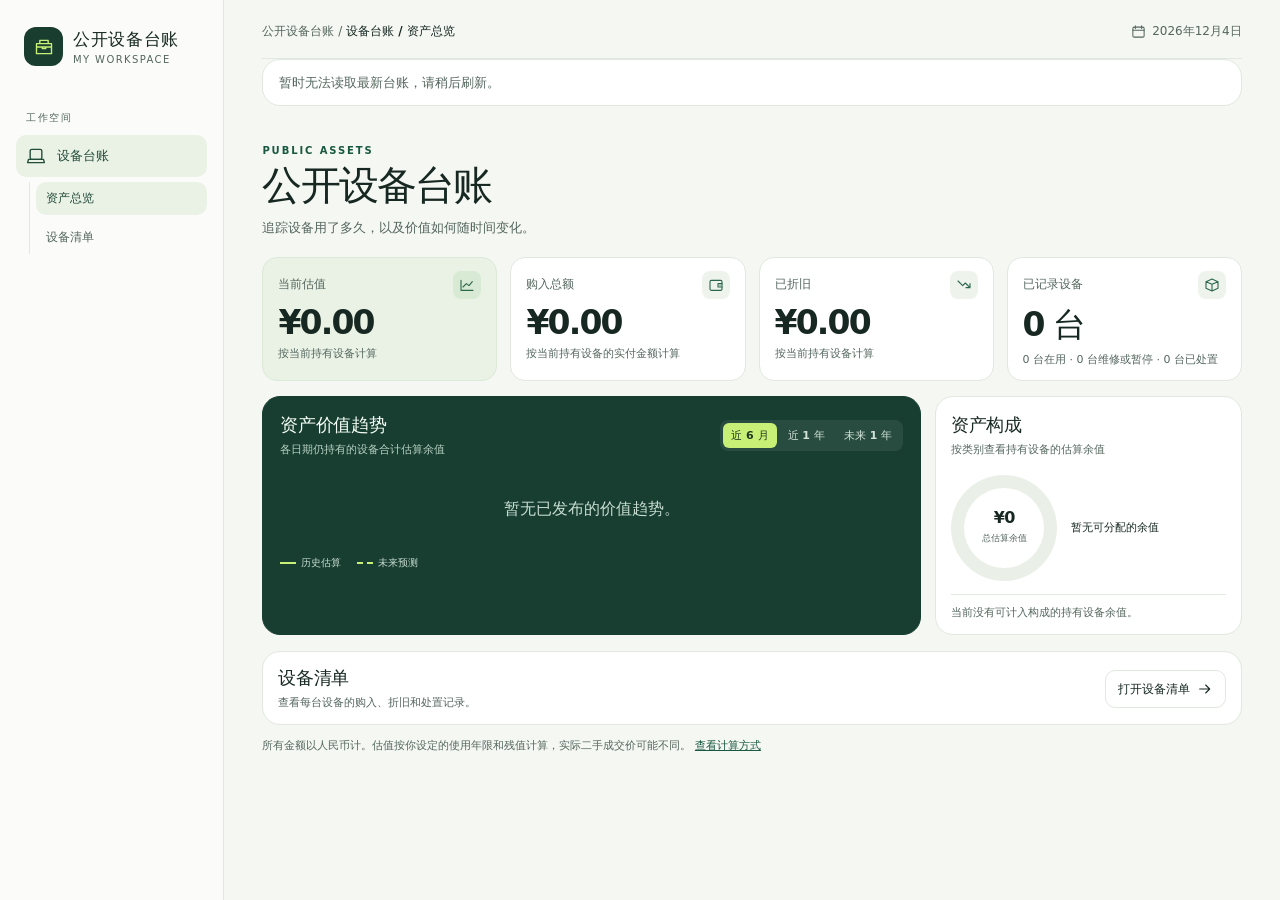
<file: ledger.html>
<!doctype html>
<html lang="zh-CN">
<head>
  <meta charset="utf-8">
  <meta name="viewport" content="width=device-width, initial-scale=1">
  <title>公开设备台账 · Urdesk</title>
  <style>
    *{box-sizing:border-box}body{margin:0;background:#f3f6f1;color:#182b24;font:16px/1.5 system-ui,sans-serif}main{max-width:1100px;margin:auto;padding:clamp(20px,6vw,58px)}
    header{padding:clamp(22px,5vw,42px);background:#163b2f;color:#f4f8f2;border-radius:22px}.tag{color:#c8f175;font-size:.8rem;font-weight:750;letter-spacing:.15em}
    h1{margin:6px 0 8px;font-size:clamp(26px,5vw,42px)}header p{margin:0;color:#d9e8df}
    .card{margin-top:20px;padding:clamp(14px,3vw,26px);background:white;border:1px solid #dce6da;border-radius:18px}
    #publicDeviceMessage{margin:0;color:#495f54}.scroll{overflow:auto}table{border-collapse:collapse;width:100%;margin-top:15px;text-align:left}th,td{padding:12px;border-bottom:1px solid #e1e9df;white-space:nowrap}th{background:#eff4ed}tr:last-child td{border-bottom:0}
  </style>
  <script>
    if (!new URLSearchParams(location.search).has("summary")) {
      location.replace("./?view=public" + location.hash);
    }
  </script>
  <script src="./public-ledger-config.js" defer></script>
  <script src="./public-ledger.js?v=2" defer></script>
</head>
<body>
  <main>
    <header><span class="tag">URDESK</span><h1>公开设备台账</h1><p>查看站主发布的设备记录和估值。</p></header>
    <section class="card" aria-label="公开设备">
      <p id="publicDeviceMessage" role="status">公开台账尚未连接。</p>
      <div class="scroll">
        <table id="publicDeviceTable" hidden>
          <thead><tr><th>设备</th><th>品牌</th><th>类别</th><th>状态</th><th>购入日期</th><th>处置日期</th><th>发布时估值</th></tr></thead>
          <tbody id="publicDeviceRows"></tbody>
        </table>
      </div>
    </section>
  </main>
</body>
</html>
</file>
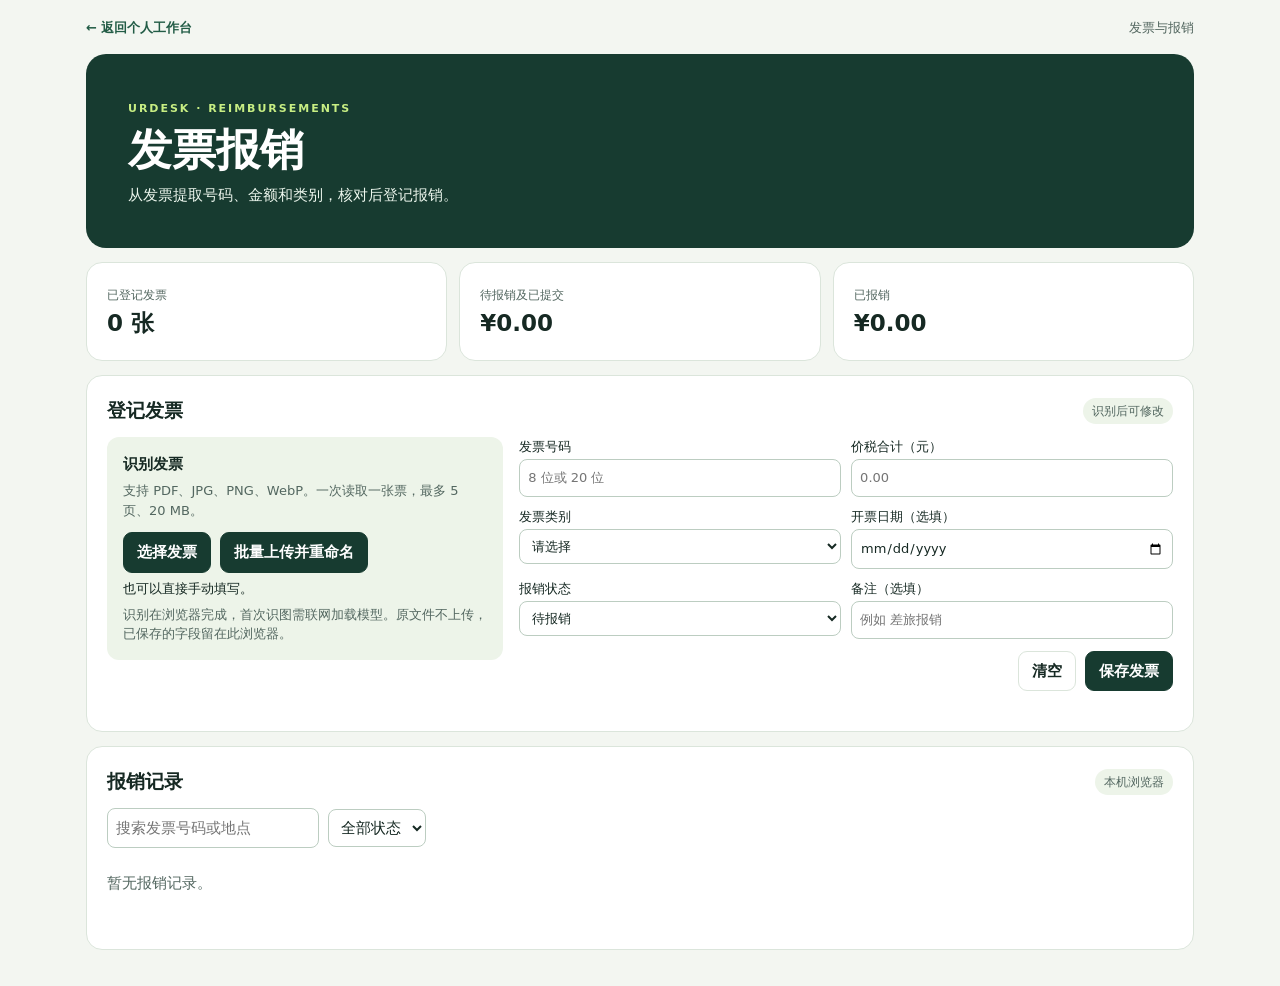
<file: reimbursement.html>
<!doctype html>
<html lang="zh-CN">
<head>
<meta charset="utf-8">
<meta name="viewport" content="width=device-width,initial-scale=1">
<meta name="referrer" content="no-referrer">
<title>发票报销 · 个人工作台</title>
<style>
:root{color-scheme:light;--ink:#162923;--muted:#536760;--line:#dbe5db;--paper:#fff;--bg:#f3f6f1;--accent:#225c46;--dark:#173b30;--lime:#c8ee83;--soft:#edf4e9;font:15px/1.5 system-ui,-apple-system,"PingFang SC","Microsoft YaHei",sans-serif}
*{box-sizing:border-box}body{margin:0;background:var(--bg);color:var(--ink)}main{max-width:1180px;margin:auto;padding:18px clamp(14px,4vw,36px) 36px}a{color:var(--accent)}button,input,select{font:inherit}button{cursor:pointer}button:disabled{cursor:wait;opacity:.65}button,.file-label{border:1px solid var(--line);border-radius:9px;padding:8px 13px;background:var(--paper);color:var(--ink);font-weight:650}.primary,.file-label{background:var(--dark);border-color:var(--dark);color:white}button:hover:not(:disabled),.file-label:hover{filter:brightness(.96)}:focus-visible{outline:2px solid #4c8b6e;outline-offset:3px}[hidden]{display:none!important}
.top,.heading,.actions,.filters{display:flex;align-items:center;justify-content:space-between;flex-wrap:wrap;gap:9px}.top{margin-bottom:16px;font-size:13px}.top a{text-decoration:none;font-weight:700}.top span,.muted,small{color:var(--muted)}.hero{background:var(--dark);color:white;border-radius:20px;padding:clamp(22px,5vw,42px)}.hero span{color:var(--lime);font-weight:800;font-size:11px;letter-spacing:.18em}.hero p{margin:7px 0 0;color:#edf7ee}h1,h2,h3,p{margin:0}h1{font-size:clamp(29px,5vw,44px);line-height:1.2;margin:6px 0}h2{font-size:19px}h3{font-size:15px}.metrics{display:grid;grid-template-columns:repeat(3,minmax(0,1fr));gap:12px;margin:14px 0}.metric,.panel{background:var(--paper);border:1px solid var(--line);border-radius:16px;padding:clamp(12px,2.4vw,20px)}.metric span,.badge{font-size:12px;color:var(--muted)}.metric strong{display:block;font-size:clamp(15px,3vw,23px);overflow-wrap:anywhere}.panel+.panel{margin-top:14px}.heading{margin-bottom:12px}.badge{background:var(--soft);padding:4px 9px;border-radius:20px}.intake{display:grid;grid-template-columns:minmax(0,1fr) minmax(0,1.65fr);gap:16px}.upload{background:var(--soft);border-radius:12px;padding:16px;align-self:start}.upload p,.hint{font-size:13px;margin-top:6px}.upload .actions{justify-content:flex-start;margin-top:12px}.file-label{display:inline-block;cursor:pointer}.upload input[type=file]{position:absolute;inline-size:1px;block-size:1px;opacity:0}.file-label:focus-within{outline:2px solid #4c8b6e;outline-offset:3px}.file-label:has(input:disabled){opacity:.65;cursor:wait}.grid{display:grid;grid-template-columns:repeat(2,minmax(0,1fr));gap:10px}.grid label{display:grid;gap:3px;font-size:13px;align-content:start}.wide{grid-column:1/-1}input:not([type=file]),select{width:100%;min-width:0;background:white;color:var(--ink);border:1px solid #bccdc1;border-radius:8px;padding:8px}.route{display:grid;grid-template-columns:repeat(2,minmax(0,1fr));gap:10px;background:var(--soft);border-radius:10px;padding:10px}.editor-actions{justify-content:flex-end;margin-top:12px}.status{min-height:20px;font-size:13px;overflow-wrap:anywhere}.error{color:#a32e29}.filters{justify-content:flex-start;margin-bottom:10px}.filters input,.filters select{width:auto;max-width:100%}.table-wrap{overflow:auto}table{width:100%;min-width:740px;border-collapse:collapse;text-align:left;font-size:14px}th,td{border-bottom:1px solid var(--line);padding:9px;vertical-align:top;overflow-wrap:anywhere}th{background:var(--soft);white-space:nowrap}.number{font-variant-numeric:tabular-nums;white-space:nowrap}.row-actions{display:flex;gap:5px}.row-actions button{padding:5px 8px;font-size:12px}.empty{color:var(--muted);padding:14px 0}.danger{color:#a32e29}details{margin-top:8px;font-size:13px}summary{cursor:pointer}pre{font:inherit;white-space:pre-wrap;overflow-wrap:anywhere;max-height:190px;overflow:auto;background:white;padding:8px;border-radius:8px}
.batch-files input,.batch-files select{font-size:13px;padding:5px 7px}.batch-files table{min-width:930px}.batch-files td:first-child{max-width:185px}.batch-files td:nth-child(2){min-width:170px}.batch-files td:nth-child(3){min-width:98px}.batch-files td:nth-child(5){min-width:148px}.batch-files input+input{margin-top:4px}.batch-actions{justify-content:flex-end;margin:12px 0 5px}.batch-actions button:disabled{cursor:default}
@media(max-width:720px){.intake{grid-template-columns:1fr}.panel+.panel{margin-top:10px}}
</style>
<script src="./reimbursement.js?v=3" defer></script>
<script src="./reimbursement-batch.js?v=1" defer></script>
</head>
<body>
<main>
<header class="top"><a href="./#home">← 返回个人工作台</a><span>发票与报销</span></header>
<section class="hero"><span>URDESK · REIMBURSEMENTS</span><h1>发票报销</h1><p>从发票提取号码、金额和类别，核对后登记报销。</p></section>
<section class="metrics" aria-label="报销汇总">
  <div class="metric"><span>已登记发票</span><strong id="totalCount">0 张</strong></div>
  <div class="metric"><span>待报销及已提交</span><strong id="pendingAmount">¥0.00</strong></div>
  <div class="metric"><span>已报销</span><strong id="paidAmount">¥0.00</strong></div>
</section>
<section class="panel" aria-labelledby="editorTitle">
  <div class="heading"><h2 id="editorTitle">登记发票</h2><span class="badge">识别后可修改</span></div>
  <div class="intake">
    <div class="upload">
      <h3>识别发票</h3>
      <p class="muted">支持 PDF、JPG、PNG、WebP。一次读取一张票，最多 5 页、20 MB。</p>
      <div class="actions">
        <label class="file-label">选择发票<input id="invoiceFile" type="file" accept=".pdf,.png,.jpg,.jpeg,.webp"></label>
        <label class="file-label">批量上传并重命名<input id="batchFiles" type="file" accept=".pdf,.png,.jpg,.jpeg,.webp" multiple></label>
        <label class="file-label" id="itineraryPicker" hidden>补充打车行程单<input id="itineraryFile" type="file" accept=".pdf,.png,.jpg,.jpeg,.webp"></label>
      </div>
      <p class="status" id="recognitionStatus" role="status">也可以直接手动填写。</p>
      <p class="muted">识别在浏览器完成，首次识图需联网加载模型。原文件不上传，已保存的字段留在此浏览器。</p>
      <details id="recognizedDetails" hidden><summary>查看识别原文</summary><pre id="recognizedText"></pre></details>
    </div>
    <form id="invoiceForm">
      <div class="grid">
        <label>发票号码<input name="number" inputmode="numeric" pattern="[0-9]{8}|[0-9]{20}" maxlength="20" placeholder="8 位或 20 位" required></label>
        <label>价税合计（元）<input name="amount" inputmode="decimal" placeholder="0.00" required></label>
        <label>发票类别<select name="category" required><option value="">请选择</option><option>打车</option><option>其他交通</option><option>餐饮</option><option>住宿</option><option>办公用品</option><option>其他</option></select></label>
        <label>开票日期（选填）<input name="date" type="date"></label>
        <div id="routeFields" class="route wide" hidden>
          <label>出发地<input name="start" maxlength="150" placeholder="票面或行程单上的上车地点"></label>
          <label>终点<input name="end" maxlength="150" placeholder="票面或行程单上的下车地点"></label>
          <small class="wide">票面缺少地点时，可补充行程单。多段行程请手动核对对应路段。</small>
        </div>
        <label>报销状态<select name="status"><option>待报销</option><option>已提交</option><option>已报销</option></select></label>
        <label>备注（选填）<input name="note" maxlength="200" placeholder="例如 差旅报销"></label>
      </div>
      <div class="actions editor-actions"><button type="button" id="resetInvoice">清空</button><button class="primary" id="saveInvoice">保存发票</button></div>
      <p id="formStatus" class="status" role="status"></p>
    </form>
  </div>
</section>
<section class="panel batch-files" id="batchPanel" aria-labelledby="batchTitle" hidden>
  <div class="heading"><h2 id="batchTitle">批量识别与重命名</h2><span class="badge" id="batchCount"></span></div>
  <p class="muted hint">每批最多 20 份、合计 100 MB，每份一张发票。核对票号后可下载按票号命名的原件。识别结果可修改，批量保存只处理信息完整且票号唯一的记录。</p>
  <div class="table-wrap" tabindex="0" aria-label="批量核对发票"><table>
    <thead><tr><th>原文件</th><th>发票号码</th><th>价税合计（元）</th><th>类别</th><th>打车路线</th><th>识别与登记状态</th><th>操作</th></tr></thead>
    <tbody id="batchRows"></tbody>
  </table></div>
  <div class="actions batch-actions"><button type="button" id="clearBatch">清空清单</button><button type="button" id="downloadZip">下载重命名 ZIP</button><button type="button" class="primary" id="saveBatch">批量保存记录</button></div>
  <p id="batchStatus" class="status" role="status"></p>
</section>
<section class="panel" aria-labelledby="recordsTitle">
  <div class="heading"><h2 id="recordsTitle">报销记录</h2><span class="badge">本机浏览器</span></div>
  <div class="filters">
    <input id="recordSearch" type="search" aria-label="搜索发票号码或地点" placeholder="搜索发票号码或地点">
    <select id="statusFilter" aria-label="筛选报销状态"><option value="">全部状态</option><option>待报销</option><option>已提交</option><option>已报销</option></select>
  </div>
  <div class="table-wrap" tabindex="0" aria-label="报销记录表格"><table id="recordsTable" hidden>
    <thead><tr><th>发票号码</th><th>开票日期</th><th>类别</th><th>价税合计</th><th>打车路线</th><th>状态</th><th>备注</th><th>操作</th></tr></thead>
    <tbody id="invoiceRows"></tbody>
  </table></div>
  <p id="recordsEmpty" class="empty">暂无报销记录。</p>
  <p id="recordsStatus" class="status" role="status"></p>
</section>
</main>
</body>
</html>
</file>
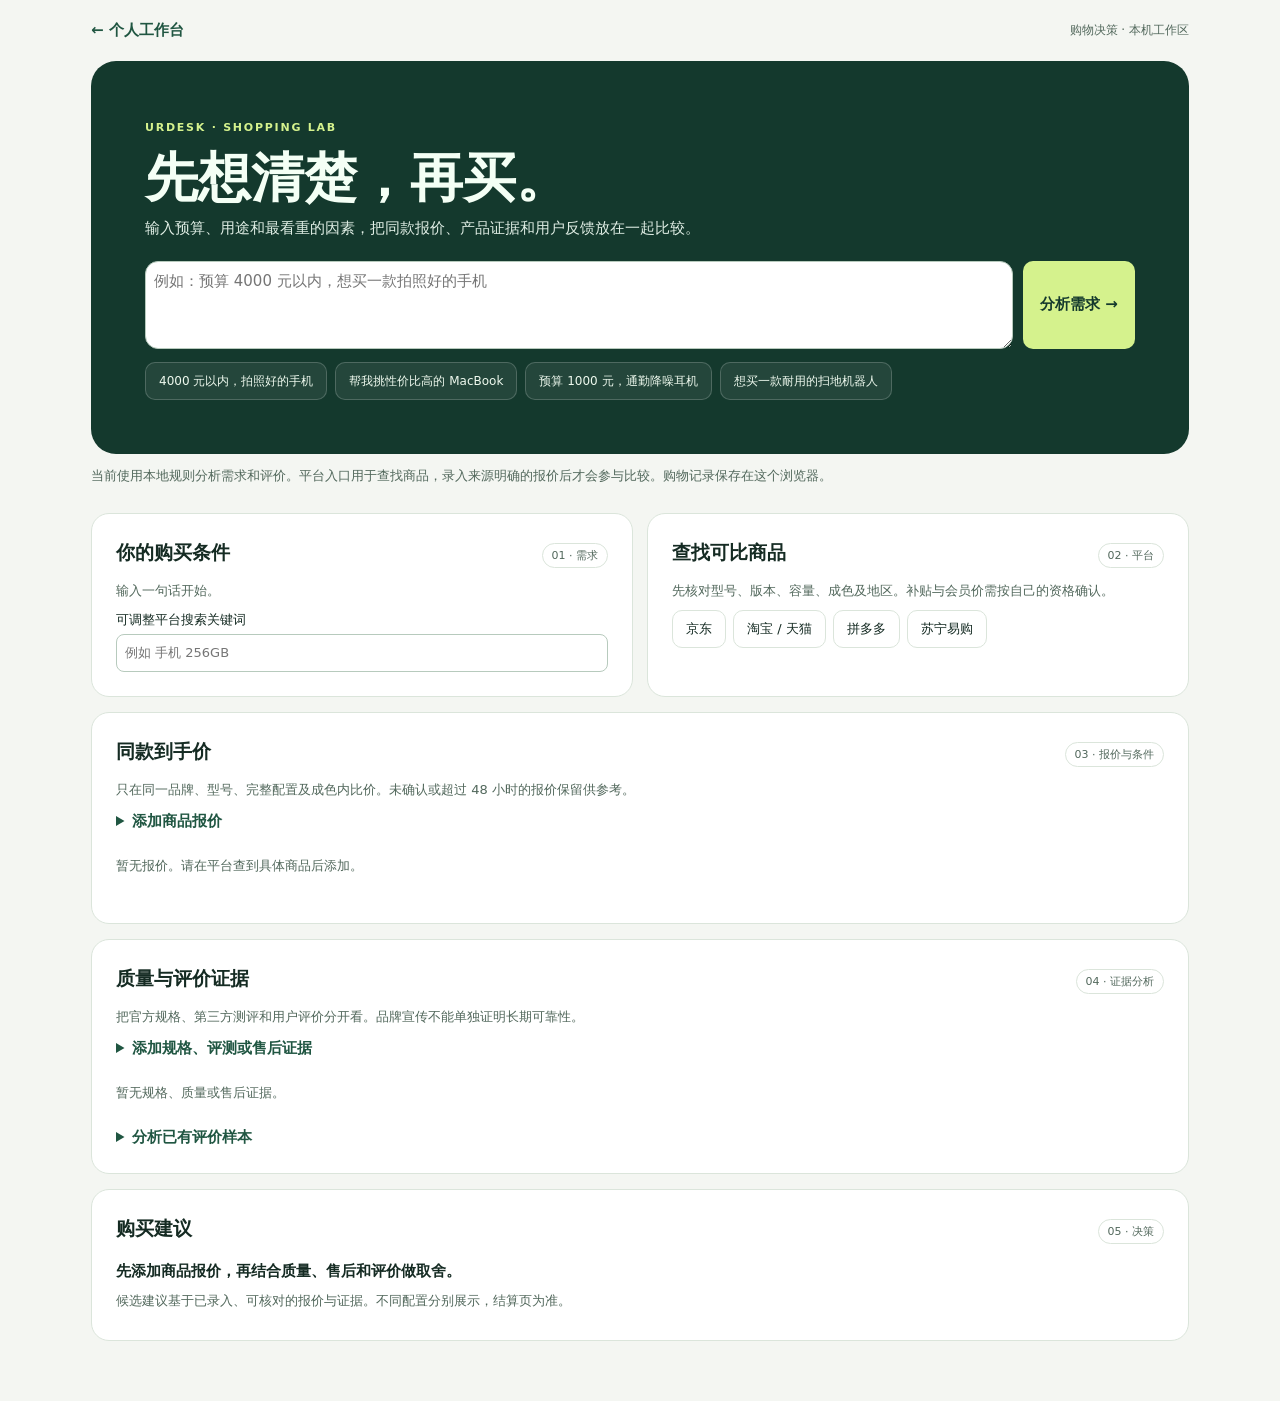
<file: shopping.html>
<!doctype html>
<html lang="zh-CN">
<head>
<meta charset="utf-8">
<meta name="viewport" content="width=device-width, initial-scale=1">
<title>购物决策 · 个人工作台</title>
<style>
:root{color-scheme:light;--bg:#f4f6f2;--panel:#fff;--ink:#152b23;--muted:#52685c;--line:#dbe5db;--green:#205642;--hero:#14392d;--accent:#d5f28d}
*{box-sizing:border-box}body{margin:0;background:var(--bg);color:var(--ink);font:15px/1.55 system-ui,-apple-system,"PingFang SC",sans-serif}a{color:var(--green)}button,input,textarea,select{font:inherit}button{cursor:pointer}button:disabled{cursor:default;opacity:.55}
.shell{max-width:1170px;margin:auto;padding:0 clamp(16px,4vw,36px) 48px}.top{display:flex;justify-content:space-between;align-items:center;gap:12px;padding:19px 0}.top a{text-decoration:none;font-weight:650}.tag{font-size:12px;color:var(--muted)}
.hero{background:var(--hero);color:#f4fff5;border-radius:25px;padding:clamp(22px,5vw,54px);overflow:hidden}.eyebrow{font-size:11px;font-weight:800;letter-spacing:.16em;color:var(--accent)}h1{font-size:clamp(30px,6vw,53px);line-height:1.12;margin:9px 0 10px}.hero p{margin:0 0 21px;color:#e0eee5}.search{display:flex;align-items:stretch;gap:10px}.search textarea{min-height:88px;flex:1;resize:vertical;border-radius:13px}.primary{background:var(--accent);color:var(--hero);border:0;font-weight:800}.search .primary{align-self:stretch;min-width:112px}
button,.button{display:inline-flex;align-items:center;justify-content:center;text-decoration:none;border:1px solid var(--line);background:var(--panel);color:var(--ink);border-radius:10px;padding:8px 13px;min-height:38px}.search .primary{background:var(--accent);border:0}.examples{display:flex;flex-wrap:wrap;gap:8px;margin-top:13px}.examples button{font-size:12px;color:#eef9ee;background:#ffffff12;border-color:#ffffff30}.examples button:hover{background:#ffffff24}.panel{background:var(--panel);border:1px solid var(--line);border-radius:18px;padding:clamp(15px,2.6vw,24px);margin-top:15px}
.notice{margin:12px 0;color:var(--muted);font-size:13px}.columns{display:grid;grid-template-columns:1fr 1fr;gap:14px}.heading{display:flex;align-items:baseline;justify-content:space-between;gap:10px;flex-wrap:wrap}h2{font-size:19px;margin:0 0 8px}h3{font-size:15px;margin:13px 0 5px}.muted{font-size:13px;color:var(--muted);margin:5px 0}.chips,.shops{display:flex;flex-wrap:wrap;gap:7px;margin-top:9px}.chip{display:inline-block;background:#edf4e9;border-radius:99px;padding:3px 10px;font-size:12px}.shops a{font-size:13px}
label{display:grid;gap:4px;font-size:13px}input,textarea,select{width:100%;border:1px solid #b7cabd;border-radius:8px;background:#fff;color:var(--ink);padding:8px;min-width:0}input[type=checkbox]{width:auto;align-self:center}.check{display:flex;align-items:center;gap:6px}.form-grid{display:grid;grid-template-columns:repeat(3,minmax(0,1fr));gap:10px;margin:10px 0}.wide{grid-column:1/-1}summary{cursor:pointer;font-weight:700;color:var(--green)}details{margin-top:10px}textarea{resize:vertical}.table-scroll{overflow:auto;margin-top:10px}table{border-collapse:collapse;width:100%;min-width:680px;text-align:left;font-size:13px}th,td{padding:9px 8px;border-bottom:1px solid var(--line);vertical-align:top}th{background:#f1f6ef}td:last-child{white-space:nowrap}.evidence{padding-left:20px;margin:9px 0}.evidence li{margin:7px 0;overflow-wrap:anywhere}.empty{color:var(--muted);padding:10px 0;font-size:13px}.decision{font-weight:650;line-height:1.7;margin:7px 0}.badge{border:1px solid var(--line);border-radius:20px;padding:3px 9px;font-size:11px;color:var(--muted)}:focus-visible{outline:2px solid #3e7963;outline-offset:2px}[hidden]{display:none!important}
@media(max-width:650px){.columns,.form-grid{grid-template-columns:1fr}.search{flex-direction:column}.search .primary{align-self:stretch}.top .tag{display:none}}
</style>
<script src="./shopping.js" defer></script>
</head>
<body><main class="shell">
<header class="top"><a href="./#home">← 个人工作台</a><span class="tag">购物决策 · 本机工作区</span></header>
<section class="hero" aria-labelledby="shoppingTitle">
  <span class="eyebrow">URDESK · SHOPPING LAB</span><h1 id="shoppingTitle">先想清楚，再买。</h1>
  <p>输入预算、用途和最看重的因素，把同款报价、产品证据和用户反馈放在一起比较。</p>
  <form id="shoppingSearch" class="search">
    <textarea id="shoppingNeed" aria-label="描述购物需求" maxlength="500" placeholder="例如：预算 4000 元以内，想买一款拍照好的手机" required></textarea>
    <button class="primary" type="submit">分析需求 →</button>
  </form>
  <div class="examples" aria-label="需求示例"><button type="button">4000 元以内，拍照好的手机</button><button type="button">帮我挑性价比高的 MacBook</button><button type="button">预算 1000 元，通勤降噪耳机</button><button type="button">想买一款耐用的扫地机器人</button></div>
</section>
<p class="notice">当前使用本地规则分析需求和评价。平台入口用于查找商品，录入来源明确的报价后才会参与比较。购物记录保存在这个浏览器。</p>
<div class="columns">
<section class="panel"><div class="heading"><h2>你的购买条件</h2><span class="badge">01 · 需求</span></div>
<p id="needSummary" class="muted" role="status">输入一句话开始。</p><div id="needChips" class="chips"></div>
<label>可调整平台搜索关键词<input id="platformTerm" maxlength="100" placeholder="例如 手机 256GB"></label>
</section>
<section class="panel"><div class="heading"><h2>查找可比商品</h2><span class="badge">02 · 平台</span></div>
<p class="muted">先核对型号、版本、容量、成色及地区。补贴与会员价需按自己的资格确认。</p><div id="shops" class="shops"></div></section>
</div>
<section class="panel" aria-labelledby="compareTitle"><div class="heading"><h2 id="compareTitle">同款到手价</h2><span class="badge">03 · 报价与条件</span></div>
<p class="muted">只在同一品牌、型号、完整配置及成色内比价。未确认或超过 48 小时的报价保留供参考。</p>
<details id="quoteEditor"><summary>添加商品报价</summary><form id="quoteForm">
<div class="form-grid">
<label>品牌<input name="brand" maxlength="40" required placeholder="例如 Apple"></label>
<label>准确型号<input name="model" maxlength="70" required placeholder="例如 iPhone 16"></label>
<label>完整配置和版本<input name="config" maxlength="100" required placeholder="例如 国行 256GB"></label>
<label>成色<select name="condition"><option>全新</option><option>二手</option><option>官翻</option></select></label>
<label>平台<select name="platform"><option>京东</option><option>淘宝 / 天猫</option><option>拼多多</option><option>苏宁易购</option><option>品牌官网</option><option>其他</option></select></label>
<label>店铺 / 信誉信息<input name="seller" maxlength="100" placeholder="例如 官方旗舰店"></label>
<label>商品报价（元）<input name="base" type="number" min="0" max="9999999" step="0.01" required></label>
<label>确认可用优惠券（元）<input name="coupon" type="number" min="0" max="9999999" step="0.01"></label>
<label>确认可用补贴（元）<input name="subsidy" type="number" min="0" max="9999999" step="0.01"></label>
<label>运费（元，包邮填 0）<input name="shipping" type="number" min="0" max="9999999" step="0.01"></label>
<label>报价核对时间<input name="checked" type="datetime-local"></label>
<label>购买链接<input name="url" type="url" maxlength="1000" required placeholder="https://"></label>
<label>预计额外使用成本（元，选填）<input name="running" type="number" min="0" max="9999999" step="0.01"></label>
<label>售后、退换或费用说明<input name="service" maxlength="200" placeholder="例如 保修一年；耗材约 200 元/年"></label>
<label class="check"><input name="confirmed" type="checkbox">已核对该版本和优惠资格</label>
</div><button type="submit">保存报价</button></form></details>
<div id="quotes" aria-live="polite"></div></section>
<section class="panel" aria-labelledby="qualityTitle"><div class="heading"><h2 id="qualityTitle">质量与评价证据</h2><span class="badge">04 · 证据分析</span></div>
<p class="muted">把官方规格、第三方测评和用户评价分开看。品牌宣传不能单独证明长期可靠性。</p>
<details><summary>添加规格、评测或售后证据</summary><form id="evidenceForm"><div class="form-grid">
<label>对应商品或版本<input name="product" maxlength="100" required></label>
<label>证据类型<select name="kind"><option>官方资料</option><option>第三方专业测评</option><option>用户经验</option></select></label>
<label>分析维度<select name="aspect"><option>参数与性能</option><option>做工与用料</option><option>耐用性与常见故障</option><option>售后与退换</option><option>维修与使用成本</option></select></label>
<label>结论倾向<select name="signal"><option>信息</option><option>优点</option><option>顾虑</option></select></label>
<label>来源链接<input name="url" type="url" maxlength="1000" required placeholder="https://"></label>
<label class="wide">可核对的事实或摘要<textarea name="text" maxlength="700" rows="2" required></textarea></label>
</div><button type="submit">保存证据</button></form></details>
<div id="evidenceList"></div>
<details><summary>分析已有评价样本</summary><form id="reviewsForm"><div class="form-grid">
<label>对应商品或版本<input name="product" maxlength="100" required></label>
<label>评价平台<input name="platform" maxlength="40" required placeholder="例如 京东"></label>
<label>评价来源链接<input name="url" type="url" maxlength="1000" required placeholder="https://"></label>
<label class="wide">每行一条你有权使用的评价<textarea name="reviews" maxlength="18000" rows="5" required placeholder="例：通勤降噪不错，但佩戴一小时有点夹耳。"></textarea></label>
</div><button type="submit">分析这组评价</button></form></details>
<div id="reviewsResult" aria-live="polite"></div></section>
<section class="panel" aria-labelledby="decisionTitle"><div class="heading"><h2 id="decisionTitle">购买建议</h2><span class="badge">05 · 决策</span></div><p id="decision" class="decision" role="status"></p><p class="muted">候选建议基于已录入、可核对的报价与证据。不同配置分别展示，结算页为准。</p></section>
<p class="notice" id="shoppingStatus" role="status"></p>
</main></body></html>
</file>
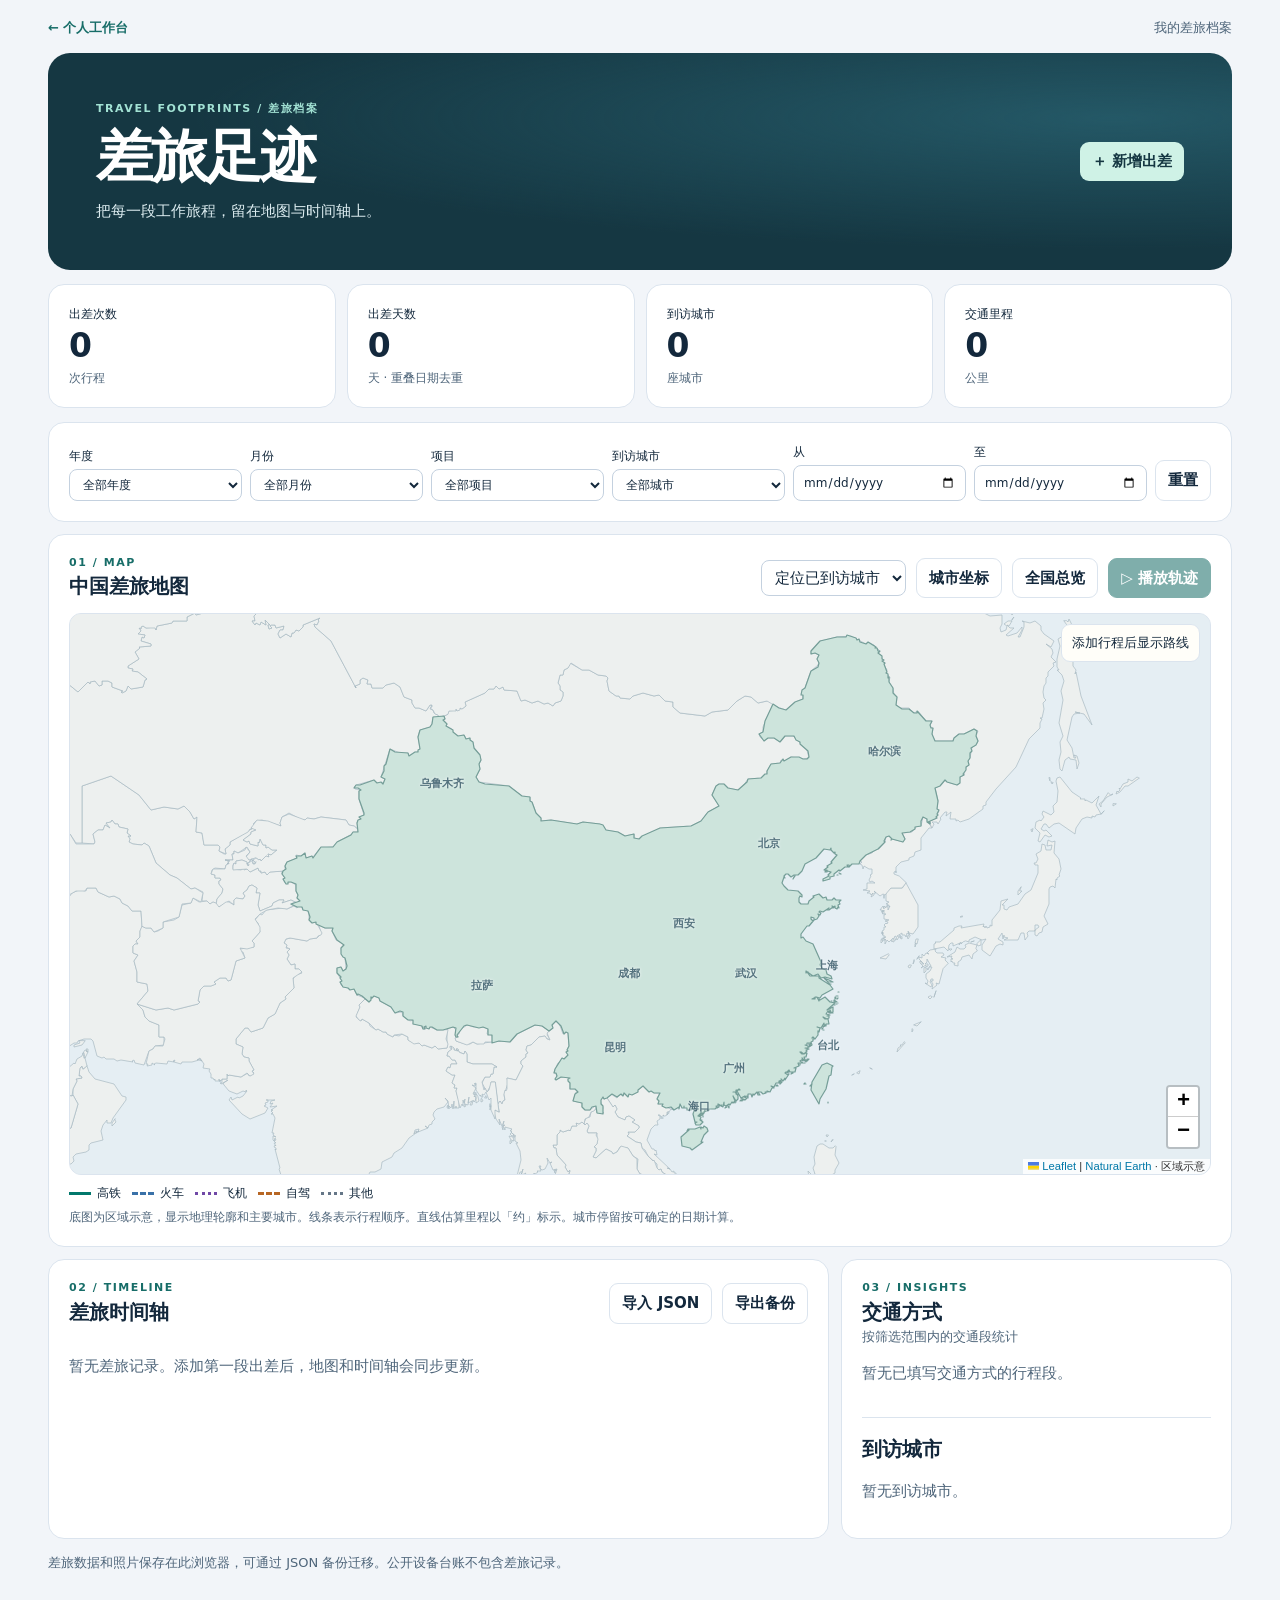
<file: travel.html>
<!doctype html><html lang="zh-CN"><head>
<meta charset="utf-8"><meta name="viewport" content="width=device-width,initial-scale=1"><title>差旅足迹 · 个人工作台</title>
<link rel="stylesheet" href="./travel-leaflet.css">
<link rel="stylesheet" href="./travel.css?v=2">
<script defer src="./travel-leaflet.js"></script>
<script defer src="./travel-basemap.js"></script>
<script defer src="./travel.js?v=2"></script></head><body>
<main>
<nav class="top"><a href="./#home">← 个人工作台</a><span>我的差旅档案</span></nav>
<header class="hero"><div><p class="kicker">TRAVEL FOOTPRINTS / 差旅档案</p><h1>差旅足迹</h1><p>把每一段工作旅程，留在地图与时间轴上。</p></div><button id="newTrip" class="primary">＋ 新增出差</button></header>
<section class="metrics" aria-label="差旅统计">
<div><span>出差次数</span><strong id="tripCount">0</strong><small>次行程</small></div><div><span>出差天数</span><strong id="dayCount">0</strong><small>天 · 重叠日期去重</small></div><div><span>到访城市</span><strong id="cityCount">0</strong><small>座城市</small></div><div><span>交通里程</span><strong id="distanceCount">0</strong><small id="distanceNote">公里</small></div></section>
<section class="panel filters" aria-label="筛选差旅">
<label>年度<select id="year"><option value="">全部年度</option></select></label>
<label>月份<select id="month"><option value="">全部月份</option></select></label>
<label>项目<select id="project"><option value="">全部项目</option></select></label>
<label>到访城市<select id="cityFilter"><option value="">全部城市</option></select></label>
<label>从<input type="date" id="filterStart"></label><label>至<input type="date" id="filterEnd"></label>
<button id="clearFilters">重置</button><p id="filterMessage" class="feedback" role="status"></p></section>
<section class="panel mapPanel" aria-labelledby="mapTitle">
<div class="heading"><div><p class="kicker">01 / MAP</p><h2 id="mapTitle">中国差旅地图</h2></div><div class="actions">
<label class="sr" for="locateCity">定位已到访城市</label><select id="locateCity"><option value="">定位已到访城市</option></select>
<button id="setCoordinates">城市坐标</button><button id="resetMap">全国总览</button><button id="playRoutes" class="primary">▷ 播放轨迹</button></div></div>
<div class="mapWrap"><div id="map" aria-label="中国交互地图"></div><div id="mapMessage" class="mapMessage" role="status"></div></div>
<div id="legend" class="legend"></div><p class="muted mapNote">底图为区域示意，显示地理轮廓和主要城市。线条表示行程顺序。直线估算里程以「约」标示。城市停留按可确定的日期计算。</p>
</section>
<div class="below"><section class="panel" aria-labelledby="timelineTitle"><div class="heading"><div><p class="kicker">02 / TIMELINE</p><h2 id="timelineTitle">差旅时间轴</h2></div><div class="actions"><label class="fileButton">导入 JSON<input id="importTrips" type="file" accept=".json,application/json"></label><button id="exportTrips">导出备份</button></div></div><p id="importMessage" class="feedback" role="status"></p><div id="timeline"></div></section>
<aside class="panel"><p class="kicker">03 / INSIGHTS</p><h2>交通方式</h2><p class="muted">按筛选范围内的交通段统计</p><div id="modeStats"></div><hr><h2>到访城市</h2><div id="cityStats"></div></aside></div>
<p class="foot">差旅数据和照片保存在此浏览器，可通过 JSON 备份迁移。公开设备台账不包含差旅记录。</p>
</main>
<dialog id="editor" aria-labelledby="editorTitle"><form id="tripForm">
<div class="heading dialogHead"><h2 id="editorTitle">新增出差</h2><button type="button" data-close>关闭</button></div>
<div class="formBody">
<p class="kicker">01 / 基础信息</p>
<div class="formGrid">
<label class="wide">出差标题<input name="title" maxlength="100" required placeholder="例如 上海项目现场验收"></label>
<label>出发日期<input name="start" type="date" required></label><label>返回日期<input name="end" type="date" required></label>
<label>出发城市<input name="origin" list="cityOptions" maxlength="30" required placeholder="合肥"></label><label>目的地城市<input name="destination" list="cityOptions" maxlength="30" required placeholder="上海"></label>
<label>经过城市（按顺序）<input name="via" maxlength="300" placeholder="南京、苏州"><small>用顿号或逗号分隔</small></label>
<label>出差状态<select name="status"><option>计划中</option><option>进行中</option><option selected>已完成</option></select></label>
<label>项目名称<input name="project" maxlength="80"></label><label>出差事由<input name="purpose" maxlength="240"></label>
</div>
<p class="kicker sectionTitle">02 / 交通行程</p><p class="muted">按出行顺序填写各段，返程也可单独添加。留空的里程按城市直线距离估算。</p>
<div id="legs"></div><div class="actions legsActions"><button type="button" id="generateLegs">按城市生成交通段</button><button type="button" id="addLeg">＋ 添加交通段</button></div>
<p class="kicker sectionTitle">03 / 个人记录</p>
<div class="formGrid"><label>住宿酒店<input name="hotel" maxlength="180"></label><label>当地美食及景点<input name="places" maxlength="500"></label><label class="wide">出差日记<textarea name="diary" rows="3" maxlength="3000"></textarea></label><label>个人感悟<textarea name="reflection" rows="2" maxlength="1600"></textarea></label><label>备注<textarea name="note" rows="2" maxlength="1600"></textarea></label>
<label class="wide">城市照片<input id="tripPhotos" type="file" accept="image/jpeg,image/png,image/webp" multiple><small>每次出差最多 6 张，浏览器压缩后随备份保存</small></label></div>
<div id="photoDraft" class="photos"></div><p id="formMessage" class="feedback" role="alert"></p></div>
<div class="dialogFoot"><button type="button" data-close>取消</button><button id="saveTrip" class="primary">保存出差</button></div>
</form></dialog>
<dialog id="details" aria-labelledby="detailsTitle"><div class="heading dialogHead"><h2 id="detailsTitle"></h2><button type="button" id="closeDetails">关闭</button></div><div id="detailsBody" class="formBody"></div></dialog>
<dialog id="coordinateDialog" aria-labelledby="coordTitle"><form id="coordinateForm"><div class="heading dialogHead"><h2 id="coordTitle">设置城市坐标</h2><button type="button" id="closeCoordinates">关闭</button></div><div class="formBody"><p class="muted">为未内置的城市添加地图位置。使用十进制度 WGS84 坐标。</p><div class="formGrid"><label class="wide">城市<input name="city" required maxlength="30" list="cityOptions"></label><label>纬度<input name="lat" type="number" min="-90" max="90" step="any" required></label><label>经度<input name="lng" type="number" min="-180" max="180" step="any" required></label></div><p id="coordinateMessage" class="feedback" role="alert"></p></div><div class="dialogFoot"><button class="primary">保存坐标</button></div></form></dialog>
<datalist id="cityOptions"></datalist>
</body></html>
</file>
<file: travel-leaflet.css>
/* required styles */

.leaflet-pane,
.leaflet-tile,
.leaflet-marker-icon,
.leaflet-marker-shadow,
.leaflet-tile-container,
.leaflet-pane > svg,
.leaflet-pane > canvas,
.leaflet-zoom-box,
.leaflet-image-layer,
.leaflet-layer {
	position: absolute;
	left: 0;
	top: 0;
	}
.leaflet-container {
	overflow: hidden;
	}
.leaflet-tile,
.leaflet-marker-icon,
.leaflet-marker-shadow {
	-webkit-user-select: none;
	   -moz-user-select: none;
	        user-select: none;
	  -webkit-user-drag: none;
	}
/* Prevents IE11 from highlighting tiles in blue */
.leaflet-tile::selection {
	background: transparent;
}
/* Safari renders non-retina tile on retina better with this, but Chrome is worse */
.leaflet-safari .leaflet-tile {
	image-rendering: -webkit-optimize-contrast;
	}
/* hack that prevents hw layers "stretching" when loading new tiles */
.leaflet-safari .leaflet-tile-container {
	width: 1600px;
	height: 1600px;
	-webkit-transform-origin: 0 0;
	}
.leaflet-marker-icon,
.leaflet-marker-shadow {
	display: block;
	}
/* .leaflet-container svg: reset svg max-width decleration shipped in Joomla! (joomla.org) 3.x */
/* .leaflet-container img: map is broken in FF if you have max-width: 100% on tiles */
.leaflet-container .leaflet-overlay-pane svg {
	max-width: none !important;
	max-height: none !important;
	}
.leaflet-container .leaflet-marker-pane img,
.leaflet-container .leaflet-shadow-pane img,
.leaflet-container .leaflet-tile-pane img,
.leaflet-container img.leaflet-image-layer,
.leaflet-container .leaflet-tile {
	max-width: none !important;
	max-height: none !important;
	width: auto;
	padding: 0;
	}

.leaflet-container img.leaflet-tile {
	/* See: https://bugs.chromium.org/p/chromium/issues/detail?id=600120 */
	mix-blend-mode: plus-lighter;
}

.leaflet-container.leaflet-touch-zoom {
	-ms-touch-action: pan-x pan-y;
	touch-action: pan-x pan-y;
	}
.leaflet-container.leaflet-touch-drag {
	-ms-touch-action: pinch-zoom;
	/* Fallback for FF which doesn't support pinch-zoom */
	touch-action: none;
	touch-action: pinch-zoom;
}
.leaflet-container.leaflet-touch-drag.leaflet-touch-zoom {
	-ms-touch-action: none;
	touch-action: none;
}
.leaflet-container {
	-webkit-tap-highlight-color: transparent;
}
.leaflet-container a {
	-webkit-tap-highlight-color: rgba(51, 181, 229, 0.4);
}
.leaflet-tile {
	filter: inherit;
	visibility: hidden;
	}
.leaflet-tile-loaded {
	visibility: inherit;
	}
.leaflet-zoom-box {
	width: 0;
	height: 0;
	-moz-box-sizing: border-box;
	     box-sizing: border-box;
	z-index: 800;
	}
/* workaround for https://bugzilla.mozilla.org/show_bug.cgi?id=888319 */
.leaflet-overlay-pane svg {
	-moz-user-select: none;
	}

.leaflet-pane         { z-index: 400; }

.leaflet-tile-pane    { z-index: 200; }
.leaflet-overlay-pane { z-index: 400; }
.leaflet-shadow-pane  { z-index: 500; }
.leaflet-marker-pane  { z-index: 600; }
.leaflet-tooltip-pane   { z-index: 650; }
.leaflet-popup-pane   { z-index: 700; }

.leaflet-map-pane canvas { z-index: 100; }
.leaflet-map-pane svg    { z-index: 200; }

.leaflet-vml-shape {
	width: 1px;
	height: 1px;
	}
.lvml {
	behavior: url(#default#VML);
	display: inline-block;
	position: absolute;
	}


/* control positioning */

.leaflet-control {
	position: relative;
	z-index: 800;
	pointer-events: visiblePainted; /* IE 9-10 doesn't have auto */
	pointer-events: auto;
	}
.leaflet-top,
.leaflet-bottom {
	position: absolute;
	z-index: 1000;
	pointer-events: none;
	}
.leaflet-top {
	top: 0;
	}
.leaflet-right {
	right: 0;
	}
.leaflet-bottom {
	bottom: 0;
	}
.leaflet-left {
	left: 0;
	}
.leaflet-control {
	float: left;
	clear: both;
	}
.leaflet-right .leaflet-control {
	float: right;
	}
.leaflet-top .leaflet-control {
	margin-top: 10px;
	}
.leaflet-bottom .leaflet-control {
	margin-bottom: 10px;
	}
.leaflet-left .leaflet-control {
	margin-left: 10px;
	}
.leaflet-right .leaflet-control {
	margin-right: 10px;
	}


/* zoom and fade animations */

.leaflet-fade-anim .leaflet-popup {
	opacity: 0;
	-webkit-transition: opacity 0.2s linear;
	   -moz-transition: opacity 0.2s linear;
	        transition: opacity 0.2s linear;
	}
.leaflet-fade-anim .leaflet-map-pane .leaflet-popup {
	opacity: 1;
	}
.leaflet-zoom-animated {
	-webkit-transform-origin: 0 0;
	    -ms-transform-origin: 0 0;
	        transform-origin: 0 0;
	}
svg.leaflet-zoom-animated {
	will-change: transform;
}

.leaflet-zoom-anim .leaflet-zoom-animated {
	-webkit-transition: -webkit-transform 0.25s cubic-bezier(0,0,0.25,1);
	   -moz-transition:    -moz-transform 0.25s cubic-bezier(0,0,0.25,1);
	        transition:         transform 0.25s cubic-bezier(0,0,0.25,1);
	}
.leaflet-zoom-anim .leaflet-tile,
.leaflet-pan-anim .leaflet-tile {
	-webkit-transition: none;
	   -moz-transition: none;
	        transition: none;
	}

.leaflet-zoom-anim .leaflet-zoom-hide {
	visibility: hidden;
	}


/* cursors */

.leaflet-interactive {
	cursor: pointer;
	}
.leaflet-grab {
	cursor: -webkit-grab;
	cursor:    -moz-grab;
	cursor:         grab;
	}
.leaflet-crosshair,
.leaflet-crosshair .leaflet-interactive {
	cursor: crosshair;
	}
.leaflet-popup-pane,
.leaflet-control {
	cursor: auto;
	}
.leaflet-dragging .leaflet-grab,
.leaflet-dragging .leaflet-grab .leaflet-interactive,
.leaflet-dragging .leaflet-marker-draggable {
	cursor: move;
	cursor: -webkit-grabbing;
	cursor:    -moz-grabbing;
	cursor:         grabbing;
	}

/* marker & overlays interactivity */
.leaflet-marker-icon,
.leaflet-marker-shadow,
.leaflet-image-layer,
.leaflet-pane > svg path,
.leaflet-tile-container {
	pointer-events: none;
	}

.leaflet-marker-icon.leaflet-interactive,
.leaflet-image-layer.leaflet-interactive,
.leaflet-pane > svg path.leaflet-interactive,
svg.leaflet-image-layer.leaflet-interactive path {
	pointer-events: visiblePainted; /* IE 9-10 doesn't have auto */
	pointer-events: auto;
	}

/* visual tweaks */

.leaflet-container {
	background: #ddd;
	outline-offset: 1px;
	}
.leaflet-container a {
	color: #0078A8;
	}
.leaflet-zoom-box {
	border: 2px dotted #38f;
	background: rgba(255,255,255,0.5);
	}


/* general typography */
.leaflet-container {
	font-family: "Helvetica Neue", Arial, Helvetica, sans-serif;
	font-size: 12px;
	font-size: 0.75rem;
	line-height: 1.5;
	}


/* general toolbar styles */

.leaflet-bar {
	box-shadow: 0 1px 5px rgba(0,0,0,0.65);
	border-radius: 4px;
	}
.leaflet-bar a {
	background-color: #fff;
	border-bottom: 1px solid #ccc;
	width: 26px;
	height: 26px;
	line-height: 26px;
	display: block;
	text-align: center;
	text-decoration: none;
	color: black;
	}
.leaflet-bar a,
.leaflet-control-layers-toggle {
	background-position: 50% 50%;
	background-repeat: no-repeat;
	display: block;
	}
.leaflet-bar a:hover,
.leaflet-bar a:focus {
	background-color: #f4f4f4;
	}
.leaflet-bar a:first-child {
	border-top-left-radius: 4px;
	border-top-right-radius: 4px;
	}
.leaflet-bar a:last-child {
	border-bottom-left-radius: 4px;
	border-bottom-right-radius: 4px;
	border-bottom: none;
	}
.leaflet-bar a.leaflet-disabled {
	cursor: default;
	background-color: #f4f4f4;
	color: #bbb;
	}

.leaflet-touch .leaflet-bar a {
	width: 30px;
	height: 30px;
	line-height: 30px;
	}
.leaflet-touch .leaflet-bar a:first-child {
	border-top-left-radius: 2px;
	border-top-right-radius: 2px;
	}
.leaflet-touch .leaflet-bar a:last-child {
	border-bottom-left-radius: 2px;
	border-bottom-right-radius: 2px;
	}

/* zoom control */

.leaflet-control-zoom-in,
.leaflet-control-zoom-out {
	font: bold 18px 'Lucida Console', Monaco, monospace;
	text-indent: 1px;
	}

.leaflet-touch .leaflet-control-zoom-in, .leaflet-touch .leaflet-control-zoom-out  {
	font-size: 22px;
	}


/* layers control */

.leaflet-control-layers {
	box-shadow: 0 1px 5px rgba(0,0,0,0.4);
	background: #fff;
	border-radius: 5px;
	}
.leaflet-control-layers-toggle {
	background-image: url(images/layers.png);
	width: 36px;
	height: 36px;
	}
.leaflet-retina .leaflet-control-layers-toggle {
	background-image: url(images/layers-2x.png);
	background-size: 26px 26px;
	}
.leaflet-touch .leaflet-control-layers-toggle {
	width: 44px;
	height: 44px;
	}
.leaflet-control-layers .leaflet-control-layers-list,
.leaflet-control-layers-expanded .leaflet-control-layers-toggle {
	display: none;
	}
.leaflet-control-layers-expanded .leaflet-control-layers-list {
	display: block;
	position: relative;
	}
.leaflet-control-layers-expanded {
	padding: 6px 10px 6px 6px;
	color: #333;
	background: #fff;
	}
.leaflet-control-layers-scrollbar {
	overflow-y: scroll;
	overflow-x: hidden;
	padding-right: 5px;
	}
.leaflet-control-layers-selector {
	margin-top: 2px;
	position: relative;
	top: 1px;
	}
.leaflet-control-layers label {
	display: block;
	font-size: 13px;
	font-size: 1.08333em;
	}
.leaflet-control-layers-separator {
	height: 0;
	border-top: 1px solid #ddd;
	margin: 5px -10px 5px -6px;
	}

/* Default icon URLs */
.leaflet-default-icon-path { /* used only in path-guessing heuristic, see L.Icon.Default */
	background-image: url(images/marker-icon.png);
	}


/* attribution and scale controls */

.leaflet-container .leaflet-control-attribution {
	background: #fff;
	background: rgba(255, 255, 255, 0.8);
	margin: 0;
	}
.leaflet-control-attribution,
.leaflet-control-scale-line {
	padding: 0 5px;
	color: #333;
	line-height: 1.4;
	}
.leaflet-control-attribution a {
	text-decoration: none;
	}
.leaflet-control-attribution a:hover,
.leaflet-control-attribution a:focus {
	text-decoration: underline;
	}
.leaflet-attribution-flag {
	display: inline !important;
	vertical-align: baseline !important;
	width: 1em;
	height: 0.6669em;
	}
.leaflet-left .leaflet-control-scale {
	margin-left: 5px;
	}
.leaflet-bottom .leaflet-control-scale {
	margin-bottom: 5px;
	}
.leaflet-control-scale-line {
	border: 2px solid #777;
	border-top: none;
	line-height: 1.1;
	padding: 2px 5px 1px;
	white-space: nowrap;
	-moz-box-sizing: border-box;
	     box-sizing: border-box;
	background: rgba(255, 255, 255, 0.8);
	text-shadow: 1px 1px #fff;
	}
.leaflet-control-scale-line:not(:first-child) {
	border-top: 2px solid #777;
	border-bottom: none;
	margin-top: -2px;
	}
.leaflet-control-scale-line:not(:first-child):not(:last-child) {
	border-bottom: 2px solid #777;
	}

.leaflet-touch .leaflet-control-attribution,
.leaflet-touch .leaflet-control-layers,
.leaflet-touch .leaflet-bar {
	box-shadow: none;
	}
.leaflet-touch .leaflet-control-layers,
.leaflet-touch .leaflet-bar {
	border: 2px solid rgba(0,0,0,0.2);
	background-clip: padding-box;
	}


/* popup */

.leaflet-popup {
	position: absolute;
	text-align: center;
	margin-bottom: 20px;
	}
.leaflet-popup-content-wrapper {
	padding: 1px;
	text-align: left;
	border-radius: 12px;
	}
.leaflet-popup-content {
	margin: 13px 24px 13px 20px;
	line-height: 1.3;
	font-size: 13px;
	font-size: 1.08333em;
	min-height: 1px;
	}
.leaflet-popup-content p {
	margin: 17px 0;
	margin: 1.3em 0;
	}
.leaflet-popup-tip-container {
	width: 40px;
	height: 20px;
	position: absolute;
	left: 50%;
	margin-top: -1px;
	margin-left: -20px;
	overflow: hidden;
	pointer-events: none;
	}
.leaflet-popup-tip {
	width: 17px;
	height: 17px;
	padding: 1px;

	margin: -10px auto 0;
	pointer-events: auto;

	-webkit-transform: rotate(45deg);
	   -moz-transform: rotate(45deg);
	    -ms-transform: rotate(45deg);
	        transform: rotate(45deg);
	}
.leaflet-popup-content-wrapper,
.leaflet-popup-tip {
	background: white;
	color: #333;
	box-shadow: 0 3px 14px rgba(0,0,0,0.4);
	}
.leaflet-container a.leaflet-popup-close-button {
	position: absolute;
	top: 0;
	right: 0;
	border: none;
	text-align: center;
	width: 24px;
	height: 24px;
	font: 16px/24px Tahoma, Verdana, sans-serif;
	color: #757575;
	text-decoration: none;
	background: transparent;
	}
.leaflet-container a.leaflet-popup-close-button:hover,
.leaflet-container a.leaflet-popup-close-button:focus {
	color: #585858;
	}
.leaflet-popup-scrolled {
	overflow: auto;
	}

.leaflet-oldie .leaflet-popup-content-wrapper {
	-ms-zoom: 1;
	}
.leaflet-oldie .leaflet-popup-tip {
	width: 24px;
	margin: 0 auto;

	-ms-filter: "progid:DXImageTransform.Microsoft.Matrix(M11=0.70710678, M12=0.70710678, M21=-0.70710678, M22=0.70710678)";
	filter: progid:DXImageTransform.Microsoft.Matrix(M11=0.70710678, M12=0.70710678, M21=-0.70710678, M22=0.70710678);
	}

.leaflet-oldie .leaflet-control-zoom,
.leaflet-oldie .leaflet-control-layers,
.leaflet-oldie .leaflet-popup-content-wrapper,
.leaflet-oldie .leaflet-popup-tip {
	border: 1px solid #999;
	}


/* div icon */

.leaflet-div-icon {
	background: #fff;
	border: 1px solid #666;
	}


/* Tooltip */
/* Base styles for the element that has a tooltip */
.leaflet-tooltip {
	position: absolute;
	padding: 6px;
	background-color: #fff;
	border: 1px solid #fff;
	border-radius: 3px;
	color: #222;
	white-space: nowrap;
	-webkit-user-select: none;
	-moz-user-select: none;
	-ms-user-select: none;
	user-select: none;
	pointer-events: none;
	box-shadow: 0 1px 3px rgba(0,0,0,0.4);
	}
.leaflet-tooltip.leaflet-interactive {
	cursor: pointer;
	pointer-events: auto;
	}
.leaflet-tooltip-top:before,
.leaflet-tooltip-bottom:before,
.leaflet-tooltip-left:before,
.leaflet-tooltip-right:before {
	position: absolute;
	pointer-events: none;
	border: 6px solid transparent;
	background: transparent;
	content: "";
	}

/* Directions */

.leaflet-tooltip-bottom {
	margin-top: 6px;
}
.leaflet-tooltip-top {
	margin-top: -6px;
}
.leaflet-tooltip-bottom:before,
.leaflet-tooltip-top:before {
	left: 50%;
	margin-left: -6px;
	}
.leaflet-tooltip-top:before {
	bottom: 0;
	margin-bottom: -12px;
	border-top-color: #fff;
	}
.leaflet-tooltip-bottom:before {
	top: 0;
	margin-top: -12px;
	margin-left: -6px;
	border-bottom-color: #fff;
	}
.leaflet-tooltip-left {
	margin-left: -6px;
}
.leaflet-tooltip-right {
	margin-left: 6px;
}
.leaflet-tooltip-left:before,
.leaflet-tooltip-right:before {
	top: 50%;
	margin-top: -6px;
	}
.leaflet-tooltip-left:before {
	right: 0;
	margin-right: -12px;
	border-left-color: #fff;
	}
.leaflet-tooltip-right:before {
	left: 0;
	margin-left: -12px;
	border-right-color: #fff;
	}

/* Printing */

@media print {
	/* Prevent printers from removing background-images of controls. */
	.leaflet-control {
		-webkit-print-color-adjust: exact;
		print-color-adjust: exact;
		}
	}
</file>
<file: travel.css>
:root{color-scheme:light;--bg:#f2f5f9;--ink:#13283c;--muted:#4e657a;--line:#dbe4ee;--paper:#fff;--accent:#176d68;--dark:#153742;--wash:#eaf4f4;font:15px/1.5 system-ui,"PingFang SC","Microsoft YaHei",sans-serif}
*{box-sizing:border-box}body{margin:0;background:var(--bg);color:var(--ink)}main{width:min(100%,1440px);margin:auto;padding:18px clamp(14px,3.8vw,48px) 44px}h1,h2,h3,p{margin:0}h1{font-size:clamp(36px,6vw,57px);line-height:1.1;letter-spacing:-.04em;margin:8px 0 12px}h2{font-size:20px}h3{font-size:17px}a{color:var(--accent)}button,input,select,textarea{font:inherit}button,.fileButton{padding:8px 12px;border:1px solid var(--line);border-radius:9px;background:white;color:var(--ink);font-weight:650;cursor:pointer}button:disabled{opacity:.55;cursor:default}button:not(:disabled):hover,.fileButton:hover{background:#edf4f6}.primary,.primary:not(:disabled):hover{background:var(--accent);color:#fff;border-color:var(--accent)}.primary:not(:disabled):hover{filter:brightness(.91)}:focus-visible{outline:2px solid #258e8e;outline-offset:3px}[hidden]{display:none!important}.sr{position:absolute;width:1px;height:1px;clip-path:inset(50%);overflow:hidden}
.top,.hero,.heading,.actions,.dialogFoot{display:flex;justify-content:space-between;align-items:center;gap:10px;flex-wrap:wrap}.top{font-size:13px;margin-bottom:15px}.top a{text-decoration:none;font-weight:750}.top span,.muted,.foot,small{color:var(--muted)}.hero{background:radial-gradient(ellipse at 90% 30%,#245866 0%,transparent 61%),var(--dark);color:#fff;border-radius:22px;padding:clamp(23px,5vw,48px)}.hero p:not(.kicker){color:#dcecf0}.hero .kicker{color:#a2e2d4}.hero button{background:#cff2e6;color:#153742;border:0}.hero button:hover{color:#fff}.kicker{font-size:11px;font-weight:800;letter-spacing:.14em;color:var(--accent)}
.metrics{display:grid;grid-template-columns:repeat(4,minmax(0,1fr));gap:11px;margin:14px 0}.metrics>div,.panel{background:var(--paper);border:1px solid var(--line);border-radius:16px;padding:clamp(12px,2vw,20px)}.metrics span,.metrics small{display:block;font-size:12px}.metrics strong{display:block;font-size:clamp(20px,3.2vw,33px);line-height:1.2;font-variant-numeric:tabular-nums;margin:3px 0;overflow-wrap:anywhere}.filters{display:flex;align-items:end;gap:8px;flex-wrap:wrap;margin-bottom:12px}.filters label{flex:1;min-width:104px;font-size:12px}.filters p{flex-basis:100%;margin:0}.feedback:empty{display:none}.feedback{color:#22596e;font-size:13px;overflow-wrap:anywhere}.feedback.error,.danger{color:#a62f33}label{display:grid;gap:4px}input,select,textarea{min-width:0;width:100%;border:1px solid #c4d1df;border-radius:8px;background:#fff;color:var(--ink);padding:7px 9px}textarea{resize:vertical}.actions select{width:auto}.mapPanel .heading,.below .heading{margin-bottom:12px}.mapWrap{position:relative;border:1px solid var(--line);border-radius:12px;overflow:hidden;background:#e5eef3}.mapWrap #map{height:clamp(320px,51vw,560px);background:#e5eef3}.mapMessage{pointer-events:none;position:absolute;top:10px;right:10px;max-width:min(78%,370px);z-index:450;background:#fffef9;color:var(--ink);padding:8px 10px;border:1px solid var(--line);border-radius:9px;font-size:13px}.mapMessage:empty{display:none}.leaflet-tooltip.cityTag{font-weight:700;color:#173843}.legend{display:flex;gap:11px;flex-wrap:wrap;margin-top:9px;font-size:12px}.legend span{display:inline-flex;align-items:center;gap:6px}.legend i{width:22px;border-top:3px solid}.mapNote{font-size:12px;margin-top:6px}
.below{display:grid;grid-template-columns:minmax(0,2fr) minmax(230px,1fr);gap:12px;margin-top:12px}.below aside .muted,.foot{font-size:13px}.below hr{border:0;border-top:1px solid var(--line);margin:16px 0}.trip{position:relative;border-left:2px solid #b9dbd4;padding:0 0 14px 14px;margin-left:5px}.trip:before{position:absolute;left:-6px;top:5px;content:"";width:10px;height:10px;border-radius:50%;background:var(--accent)}.trip p,.detailTrip p{overflow-wrap:anywhere}.trip .muted{font-size:13px}.trip .actions{justify-content:flex-start;margin-top:6px}.trip button,.cityItem button{padding:4px 8px;font-size:12px}.pill{display:inline-block;background:var(--wash);color:#255956;font-size:11px;padding:2px 7px;border-radius:12px;margin-left:6px;vertical-align:middle}.empty{padding:16px 0;color:var(--muted)}.mode,.cityItem{display:grid;gap:4px;margin-top:10px;font-size:13px}.mode div,.cityItem{display:flex;justify-content:space-between;align-items:center;gap:8px}.cityItem span{overflow-wrap:anywhere}.mode progress{width:100%;height:8px;accent-color:var(--accent)}.foot{margin-top:14px}
.fileButton{display:inline-flex;position:relative}.fileButton:focus-within{outline:2px solid #258e8e}.fileButton input{position:absolute;opacity:0;width:1px;height:1px;padding:0}.fileButton:has(:disabled){opacity:.6;cursor:default}
dialog{border:1px solid var(--line);border-radius:17px;padding:0;width:min(calc(100% - 24px),780px);max-height:90dvh;color:var(--ink);box-shadow:0 18px 72px #18304c33}dialog::backdrop{background:#102b4380}dialog form{margin:0}.dialogHead,.dialogFoot{padding:13px 16px;background:white;position:sticky;z-index:2}.dialogHead{top:0;border-bottom:1px solid var(--line)}.dialogFoot{bottom:0;border-top:1px solid var(--line);justify-content:flex-end}.formBody{padding:15px}.formGrid{display:grid;grid-template-columns:repeat(2,minmax(0,1fr));gap:9px;margin:8px 0}.wide{grid-column:1/-1}.formGrid label,.leg label{font-size:13px;align-content:start}.sectionTitle{margin-top:15px}.legsActions{justify-content:flex-start;margin-top:8px}.leg{border:1px solid var(--line);background:#f7fafd;border-radius:10px;margin-top:8px;padding:10px}.leg .formGrid{grid-template-columns:repeat(3,minmax(0,1fr));margin-bottom:0}.photos{display:flex;gap:8px;flex-wrap:wrap}.photos figure{margin:4px 0;display:grid;gap:4px;max-width:150px}.photos img{width:140px;height:102px;object-fit:cover;border-radius:8px;max-width:100%}.photos a{display:block}.detailTrip{border-top:1px solid var(--line);padding:10px 0}.detailTrip p{white-space:pre-wrap;margin-top:5px}.detailTrip .muted{font-size:13px}
@media(max-width:760px){.below{grid-template-columns:1fr}.metrics{grid-template-columns:repeat(2,minmax(0,1fr))}.mapPanel .actions{justify-content:flex-start}.mapPanel .actions select{max-width:100%}.leg .formGrid{grid-template-columns:repeat(2,minmax(0,1fr))}}
.leaflet-tooltip.referenceCity{background:transparent;border:0;box-shadow:none;color:#486775;font-weight:650;text-shadow:0 0 3px #fff;pointer-events:none}.leaflet-tooltip.referenceCity::before{display:none}
</file>
